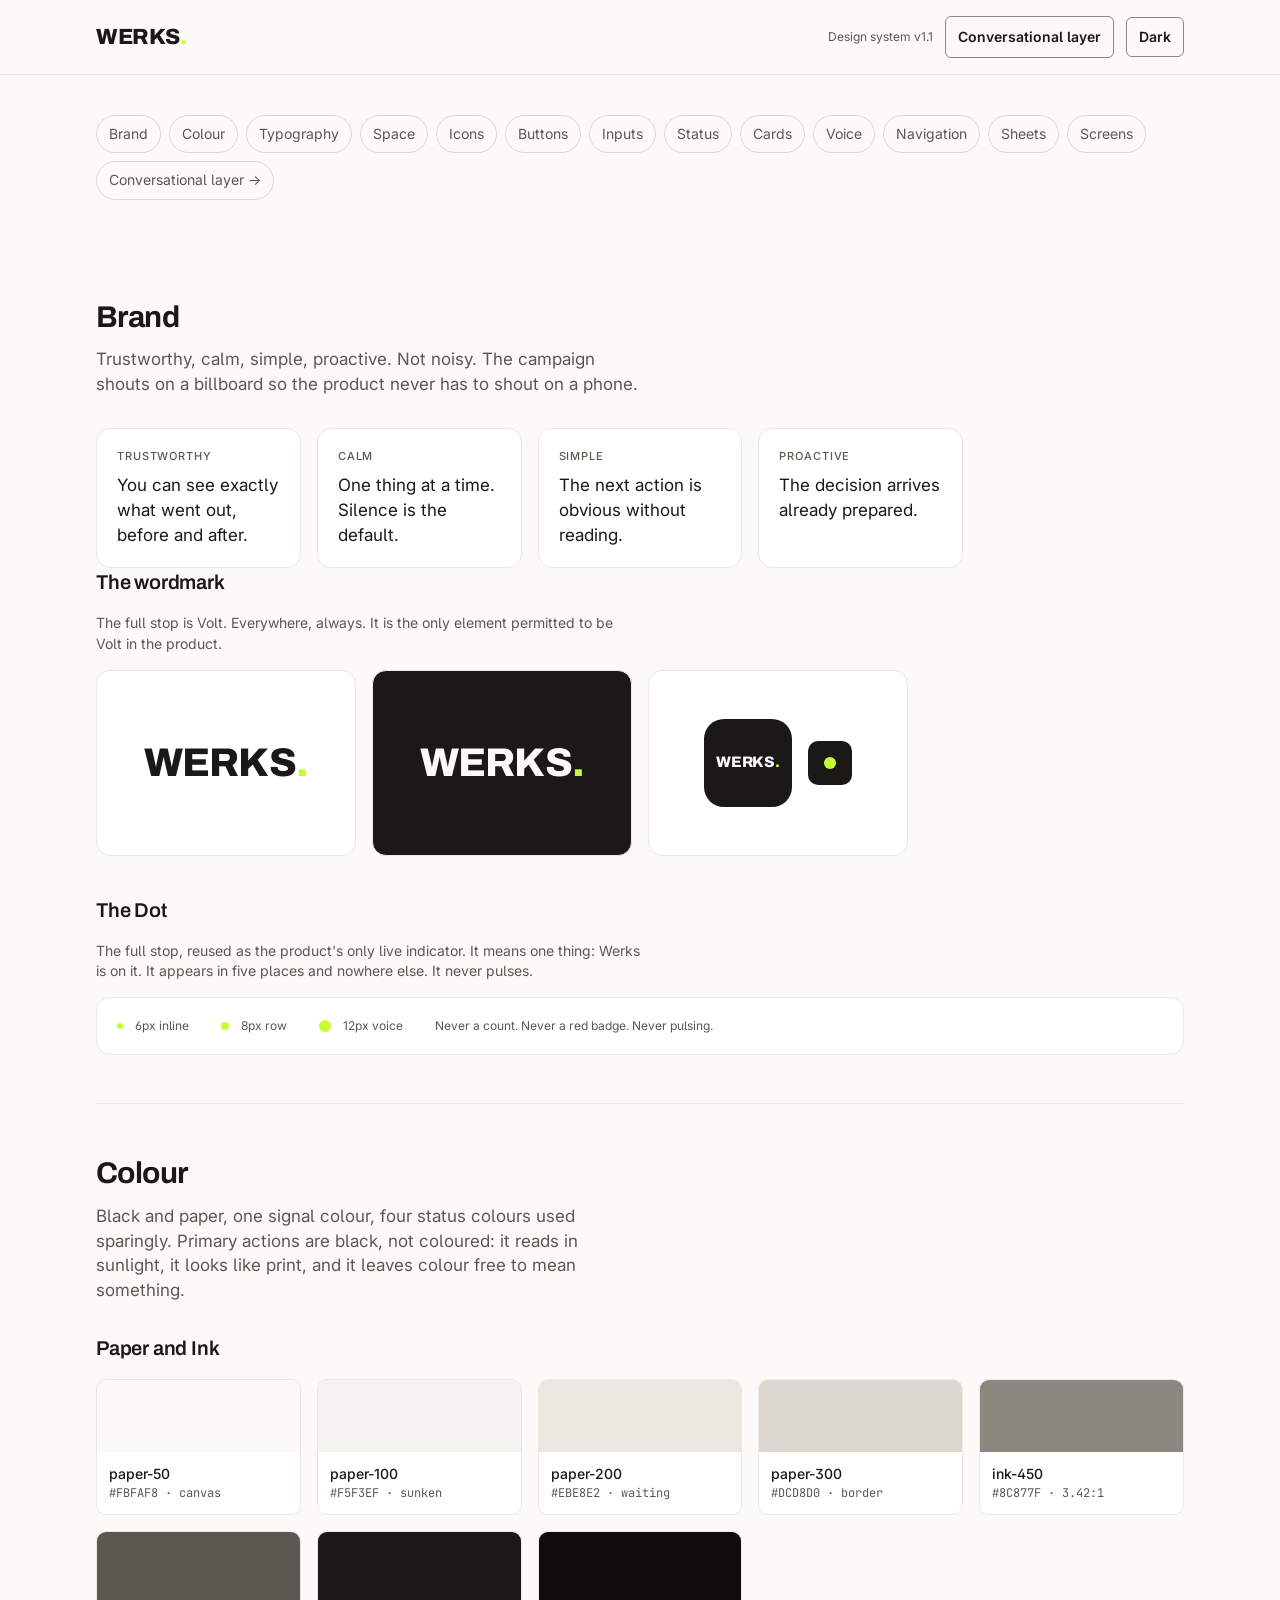
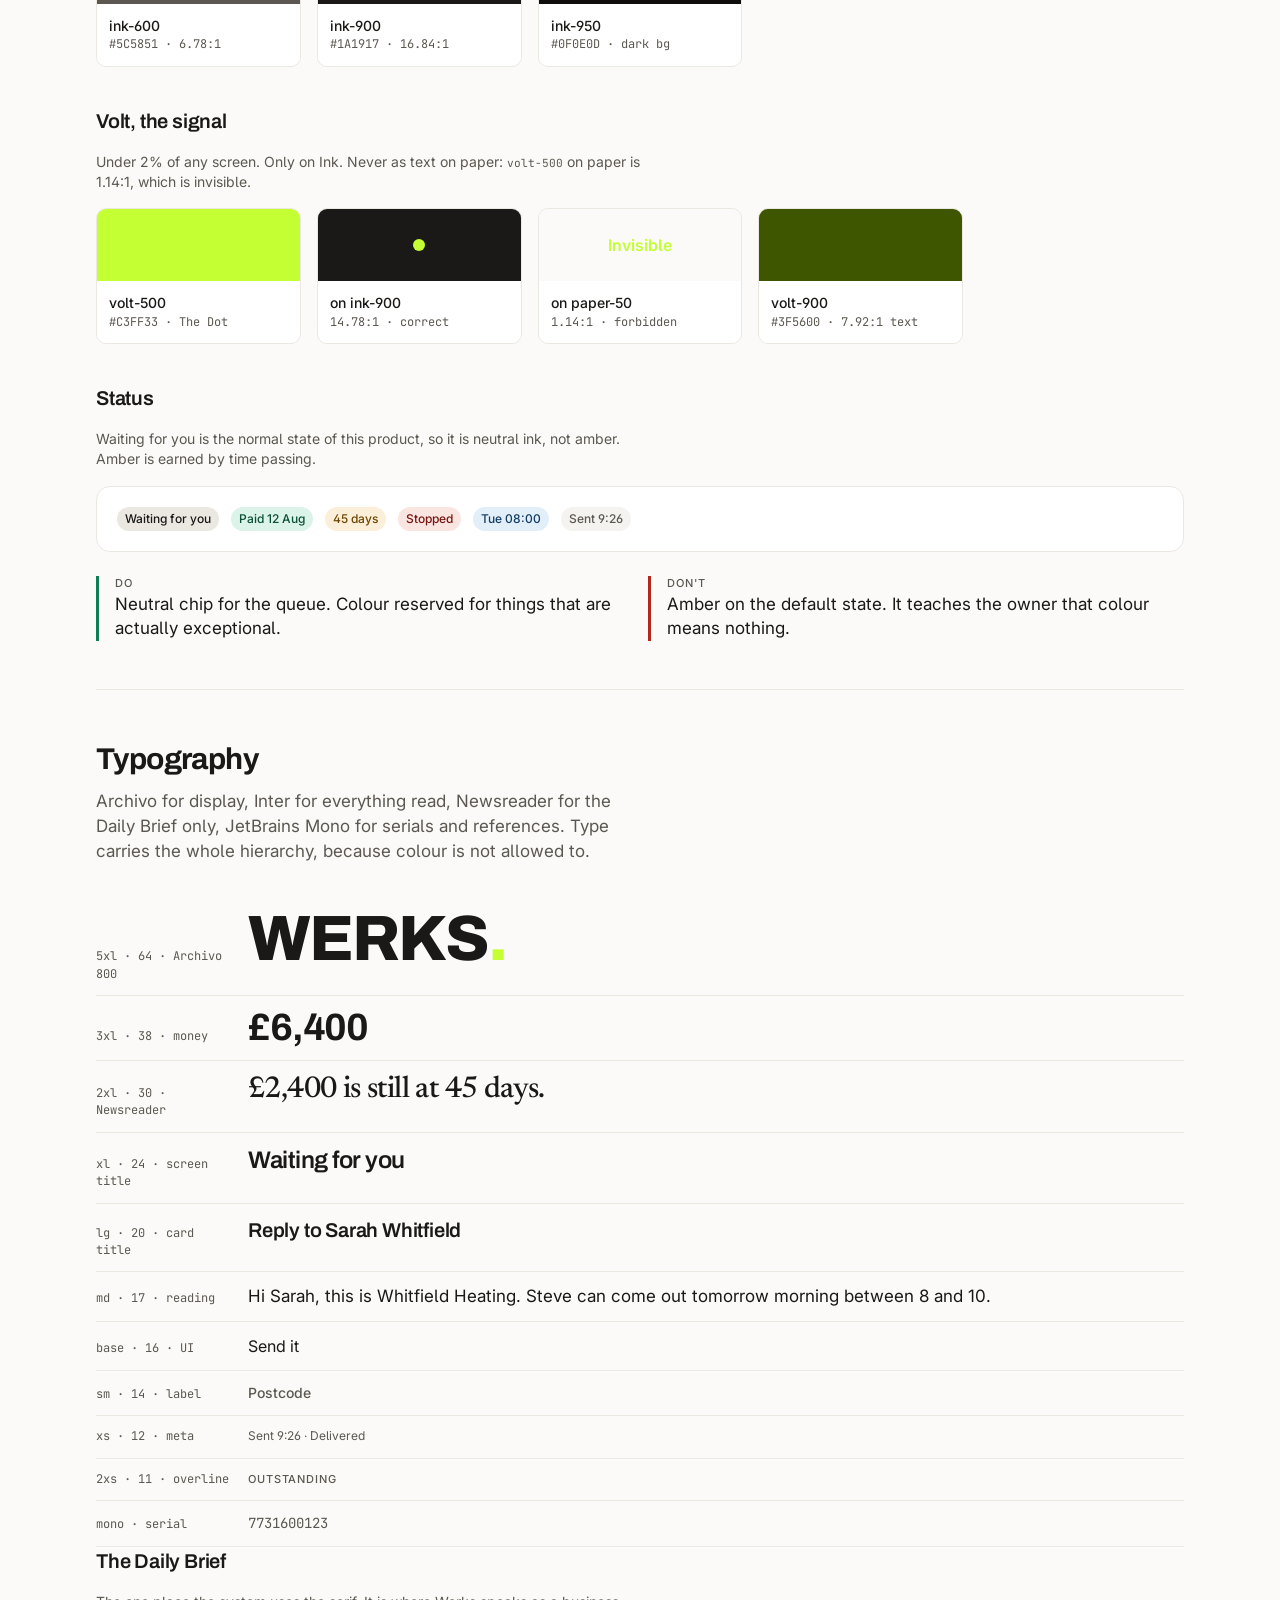
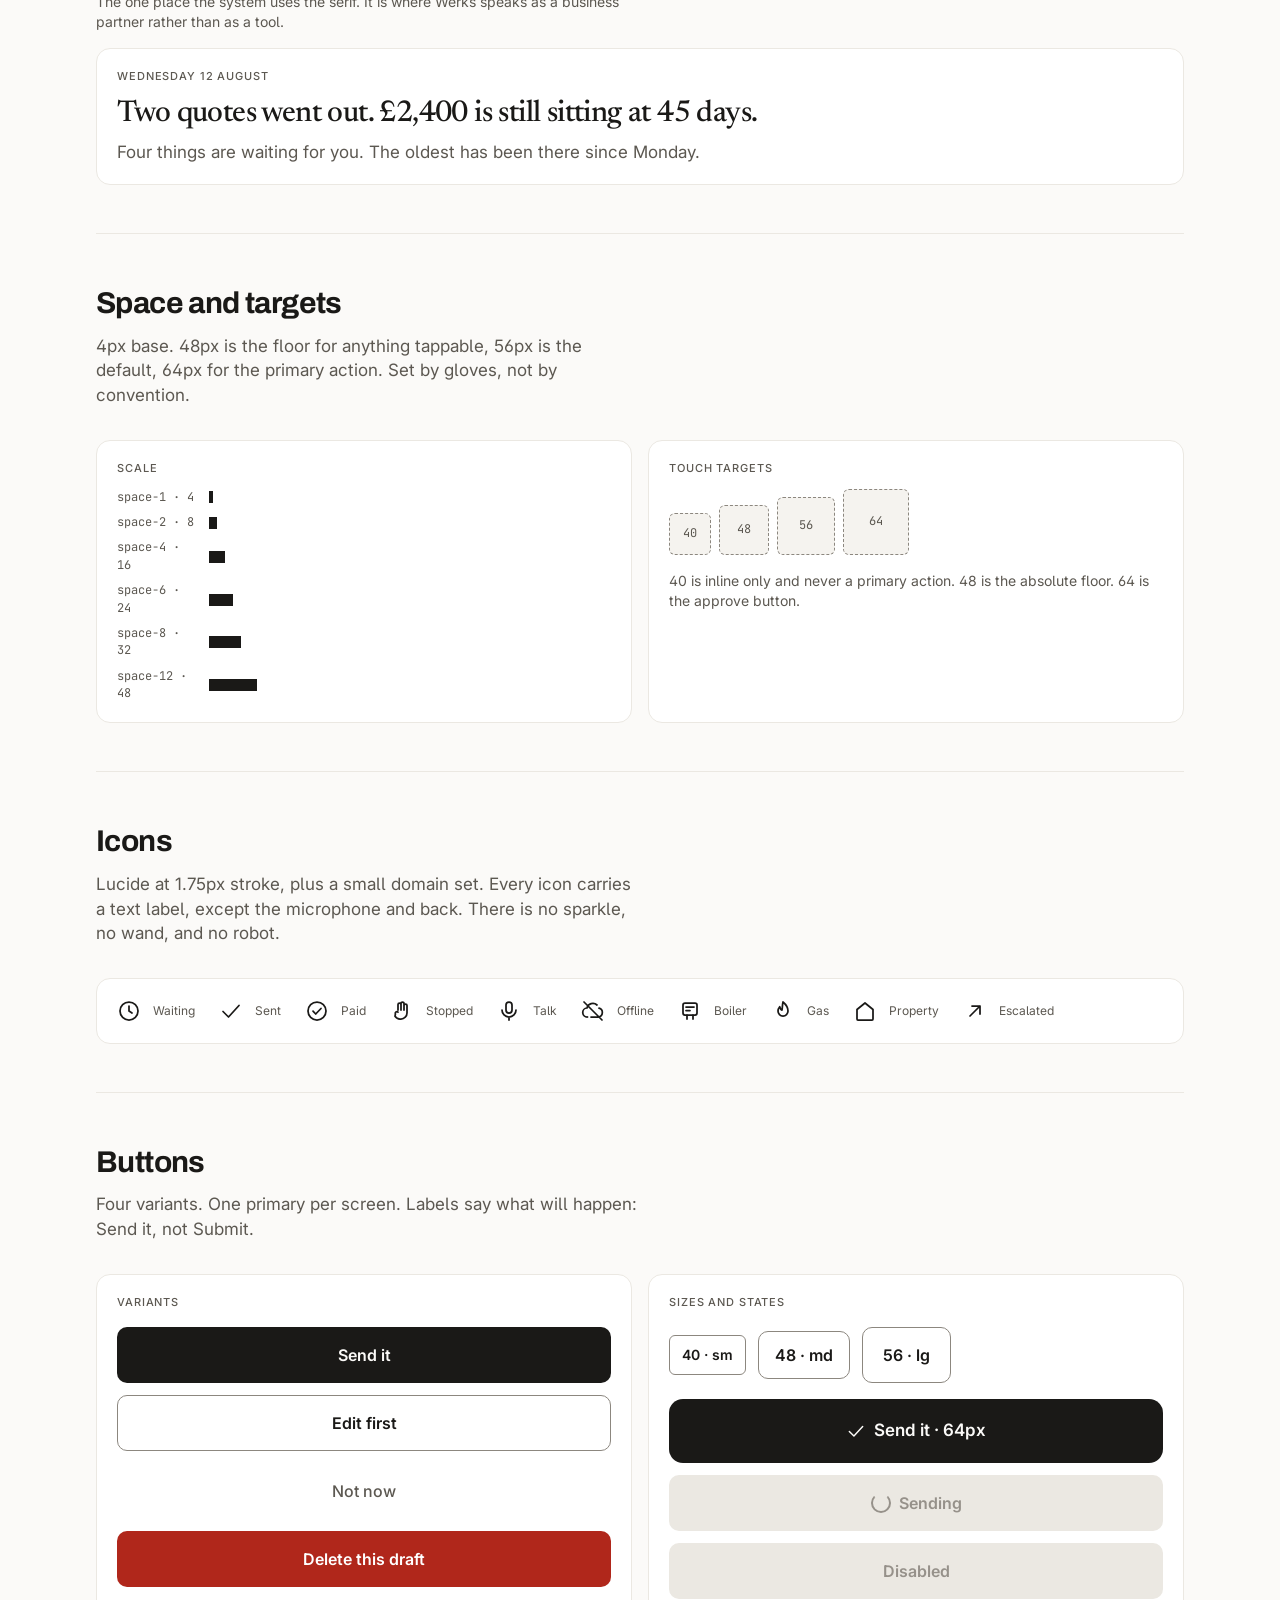
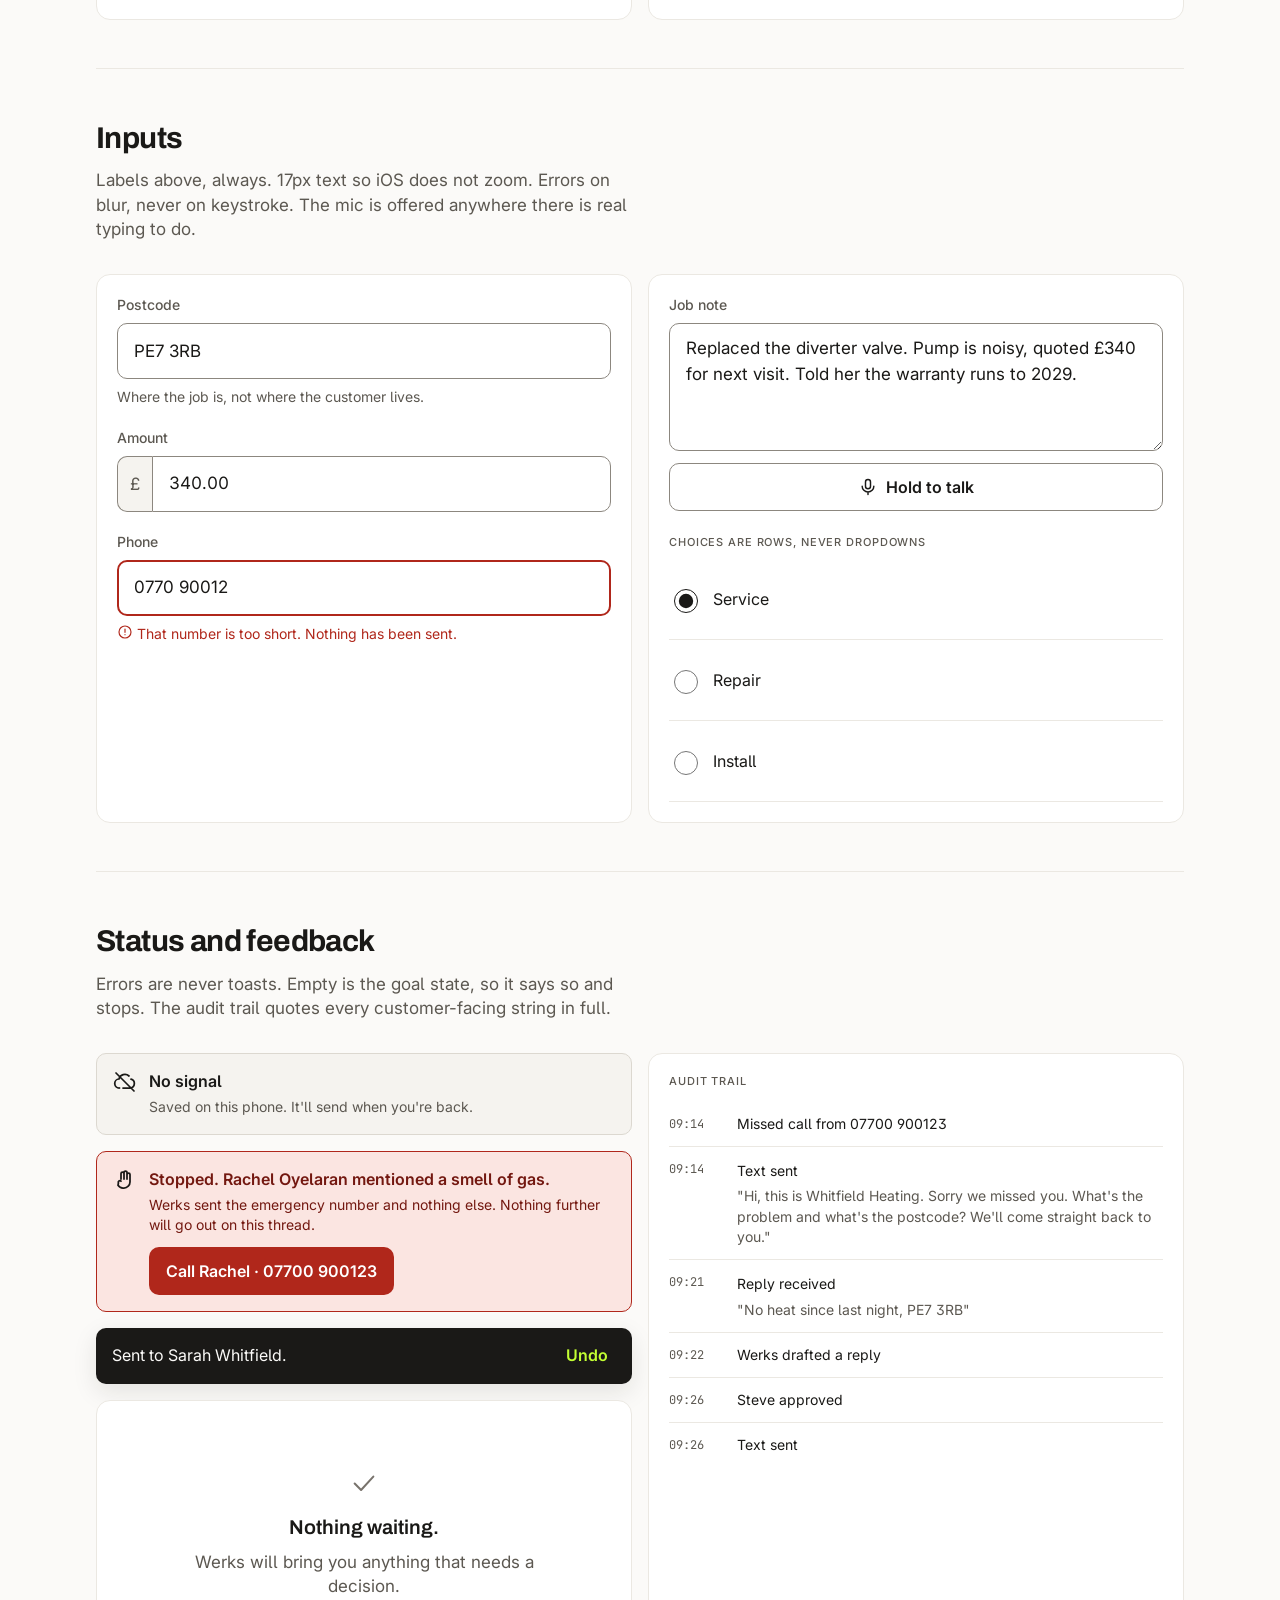
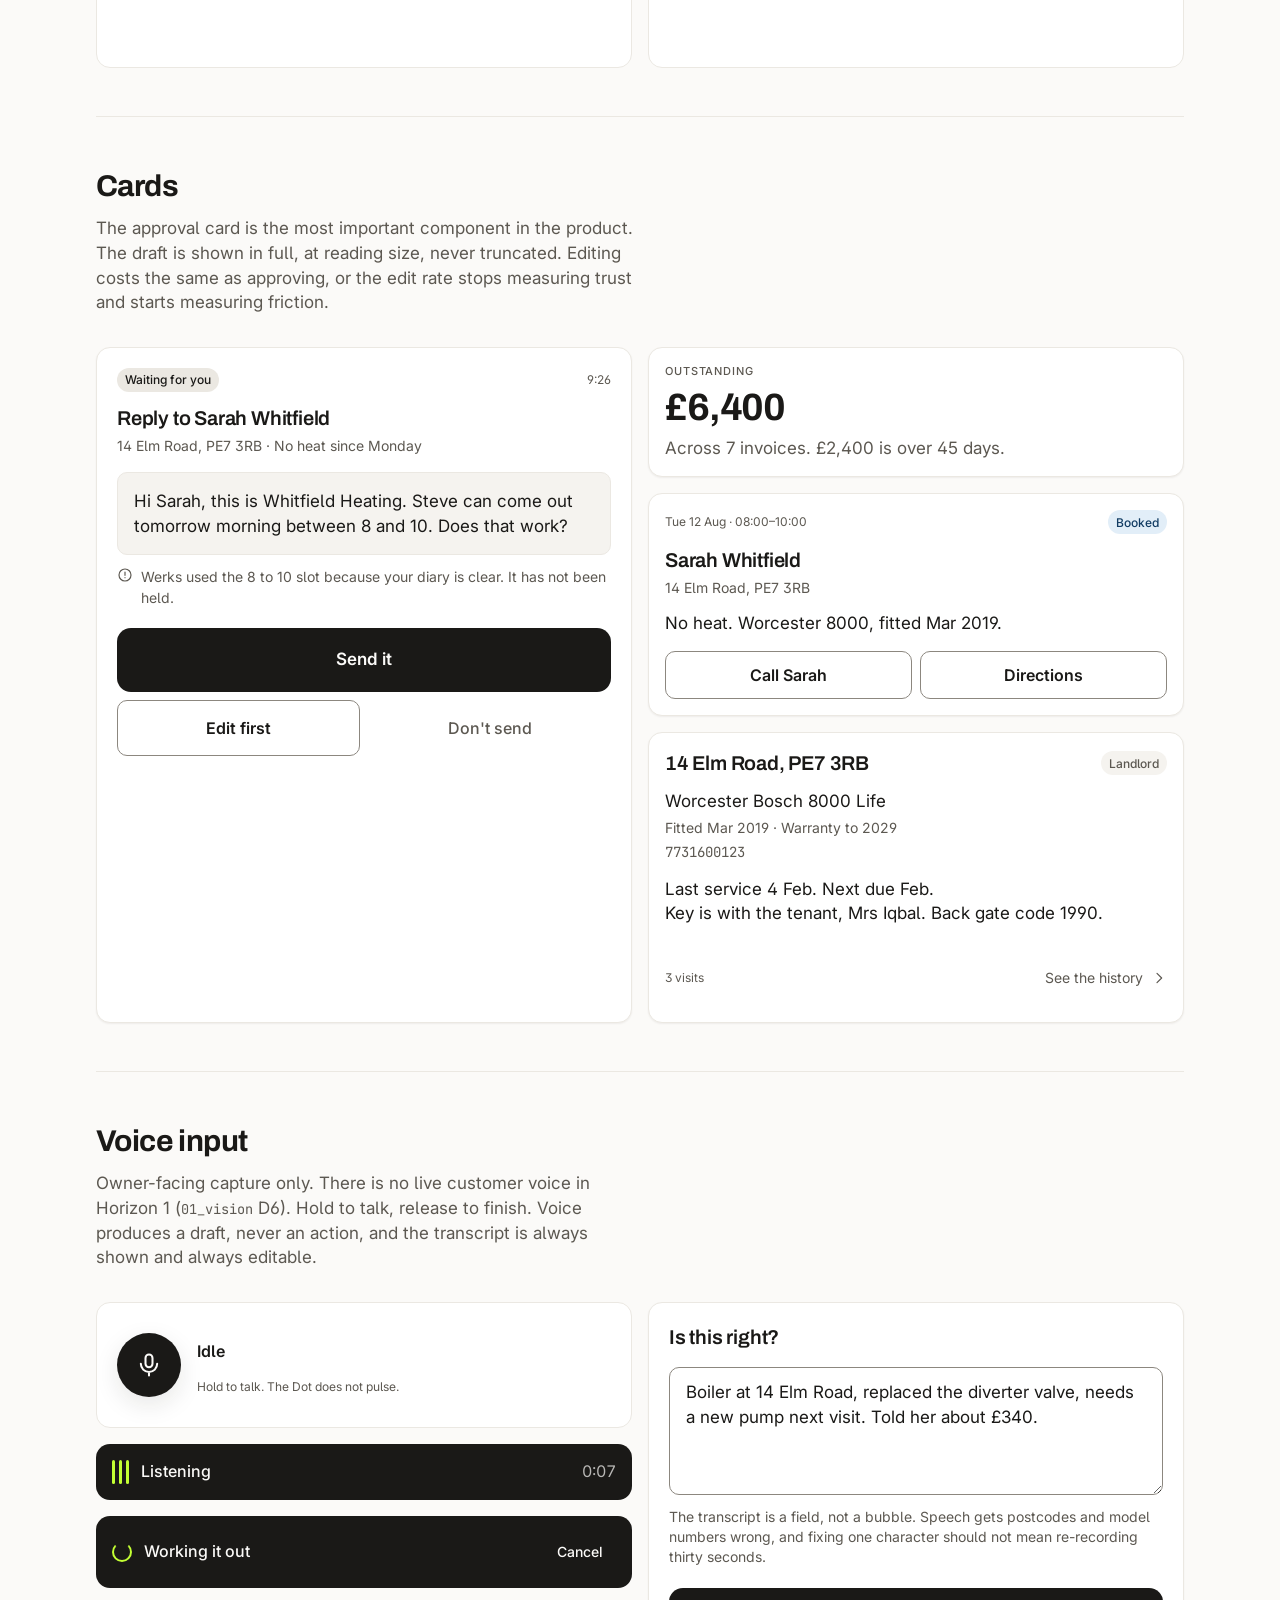
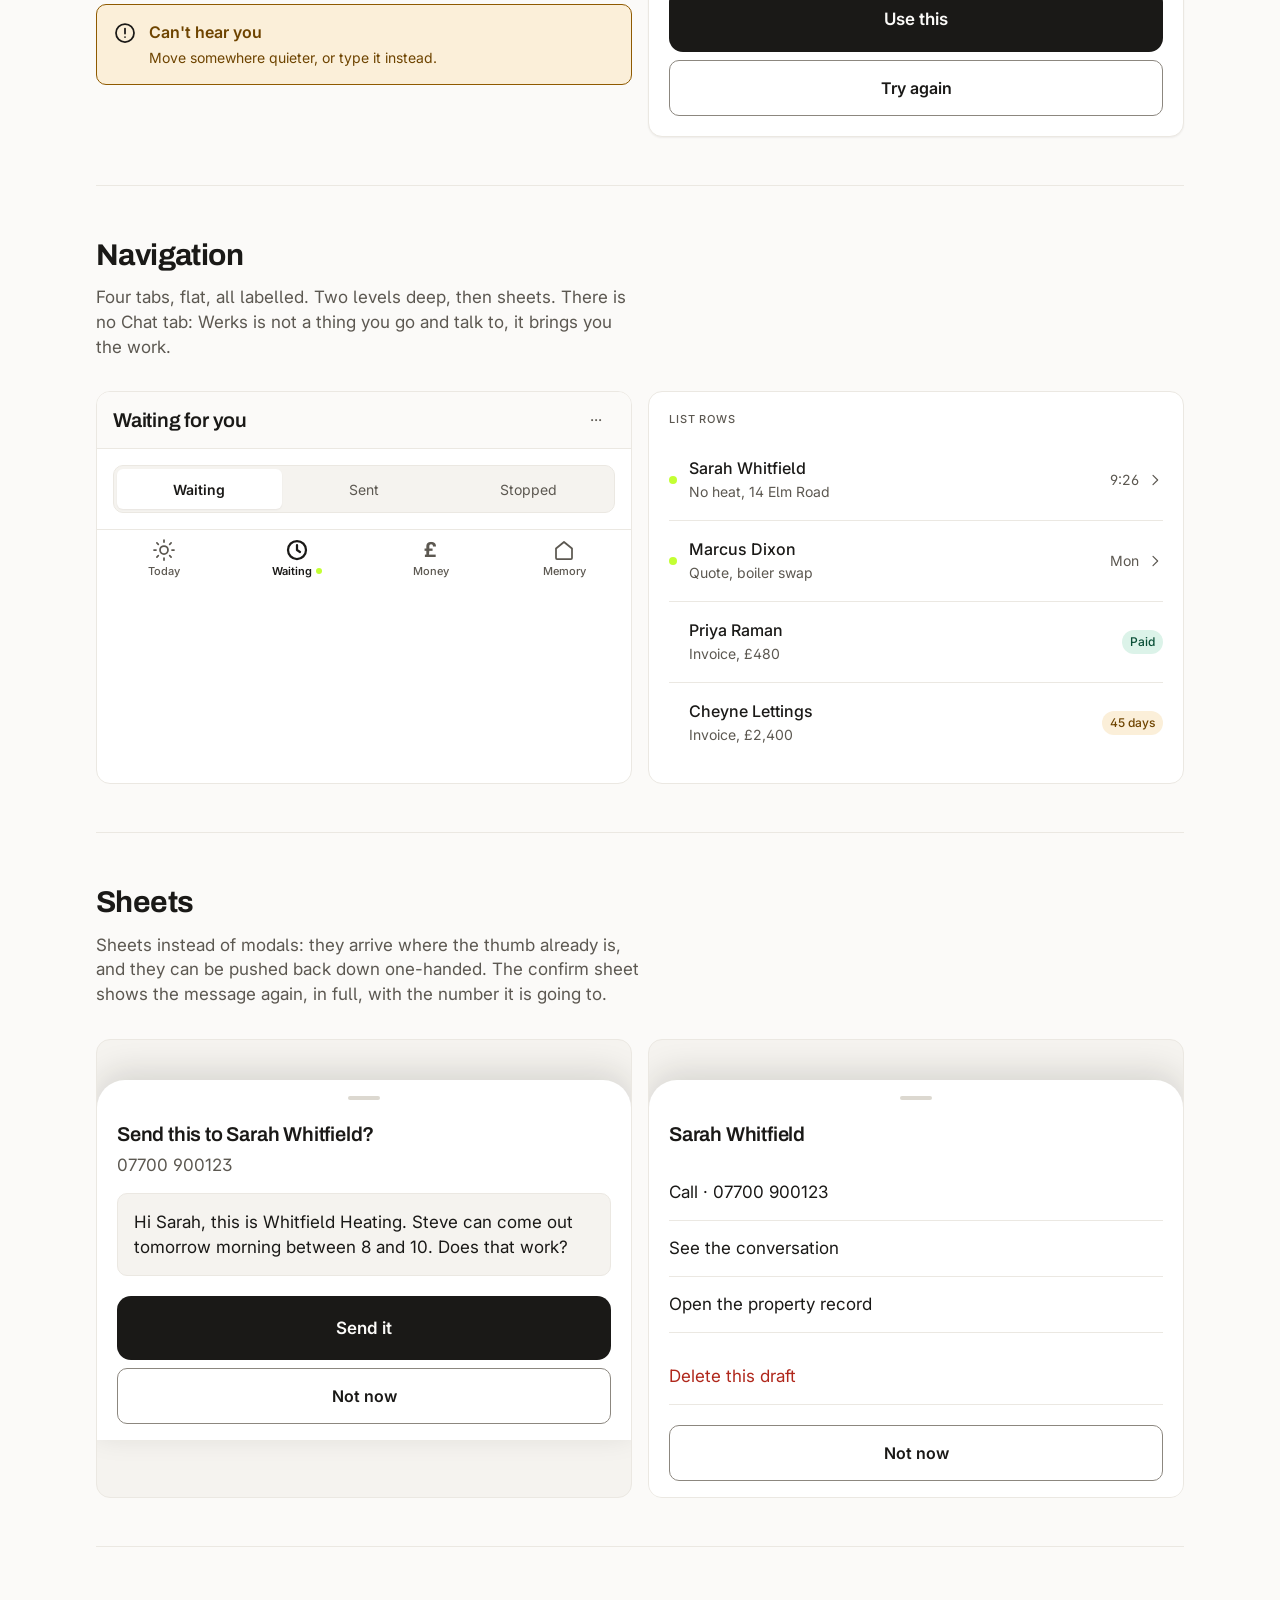
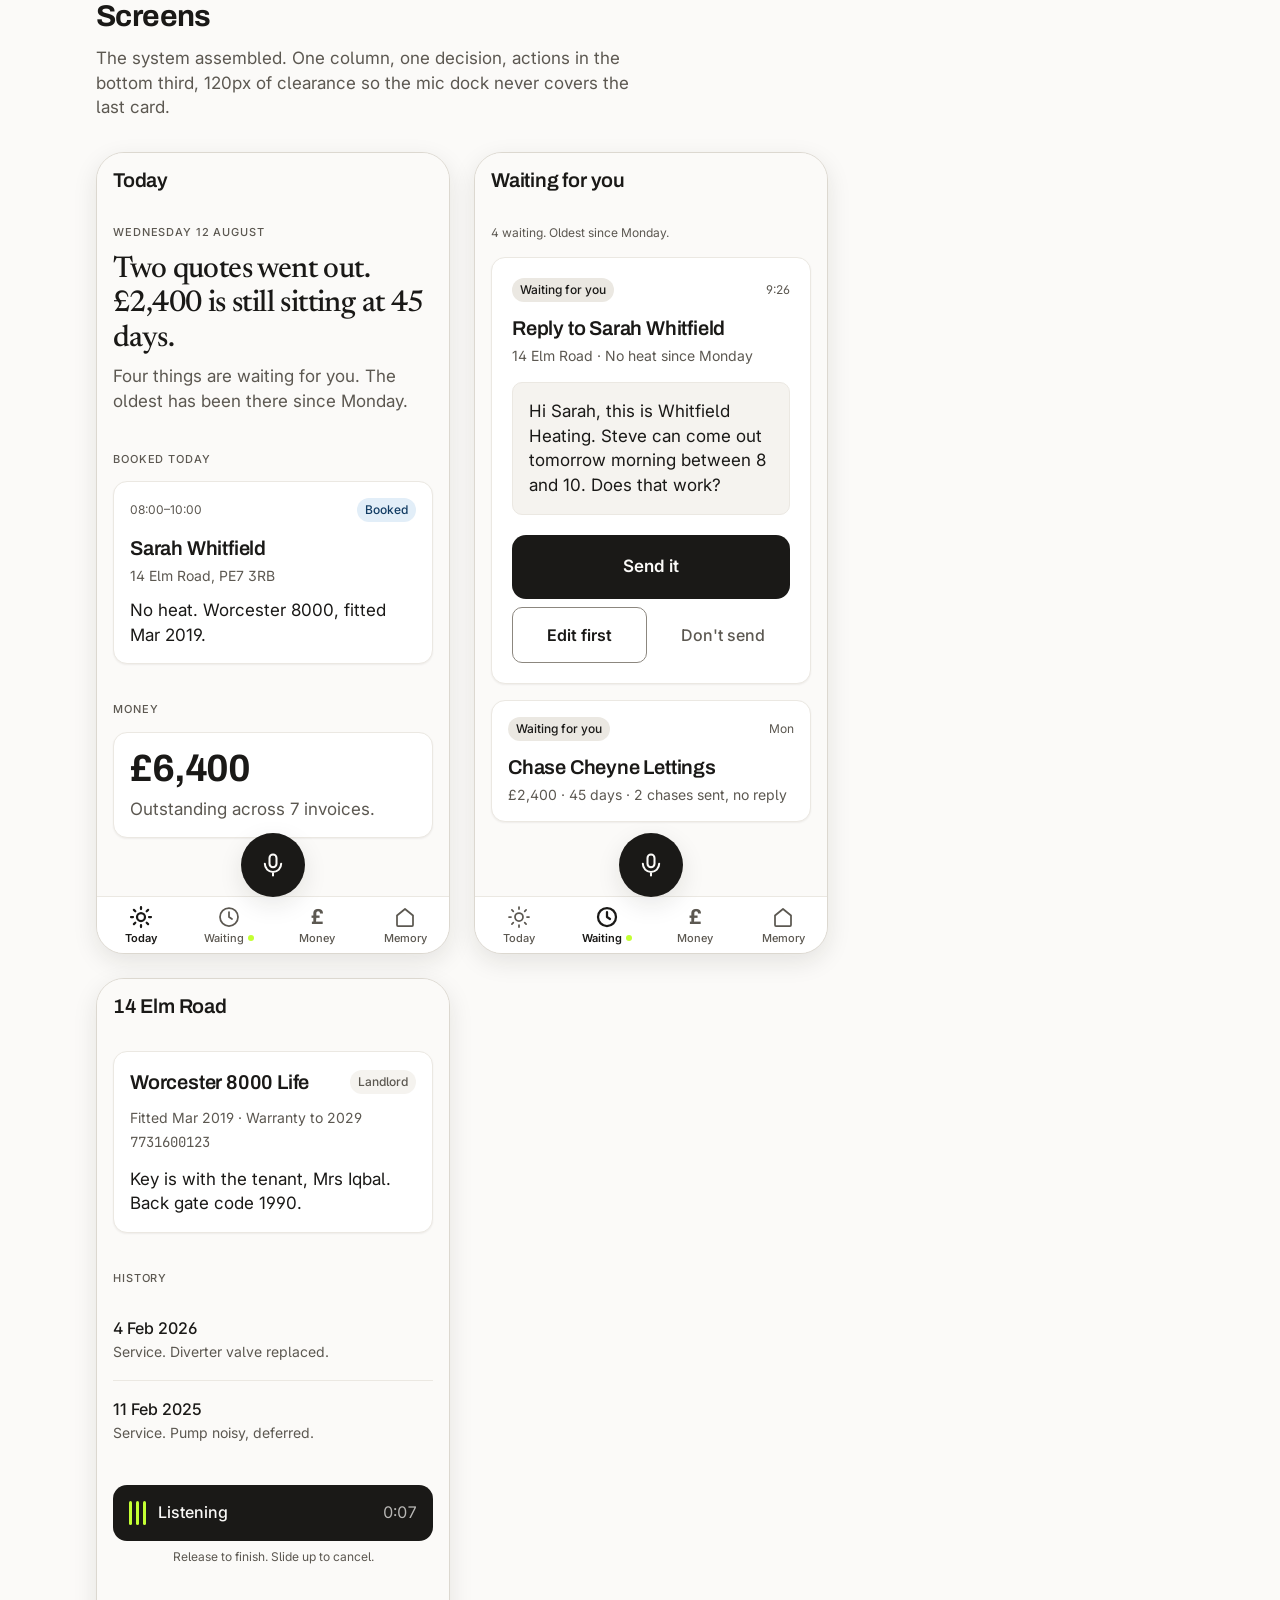
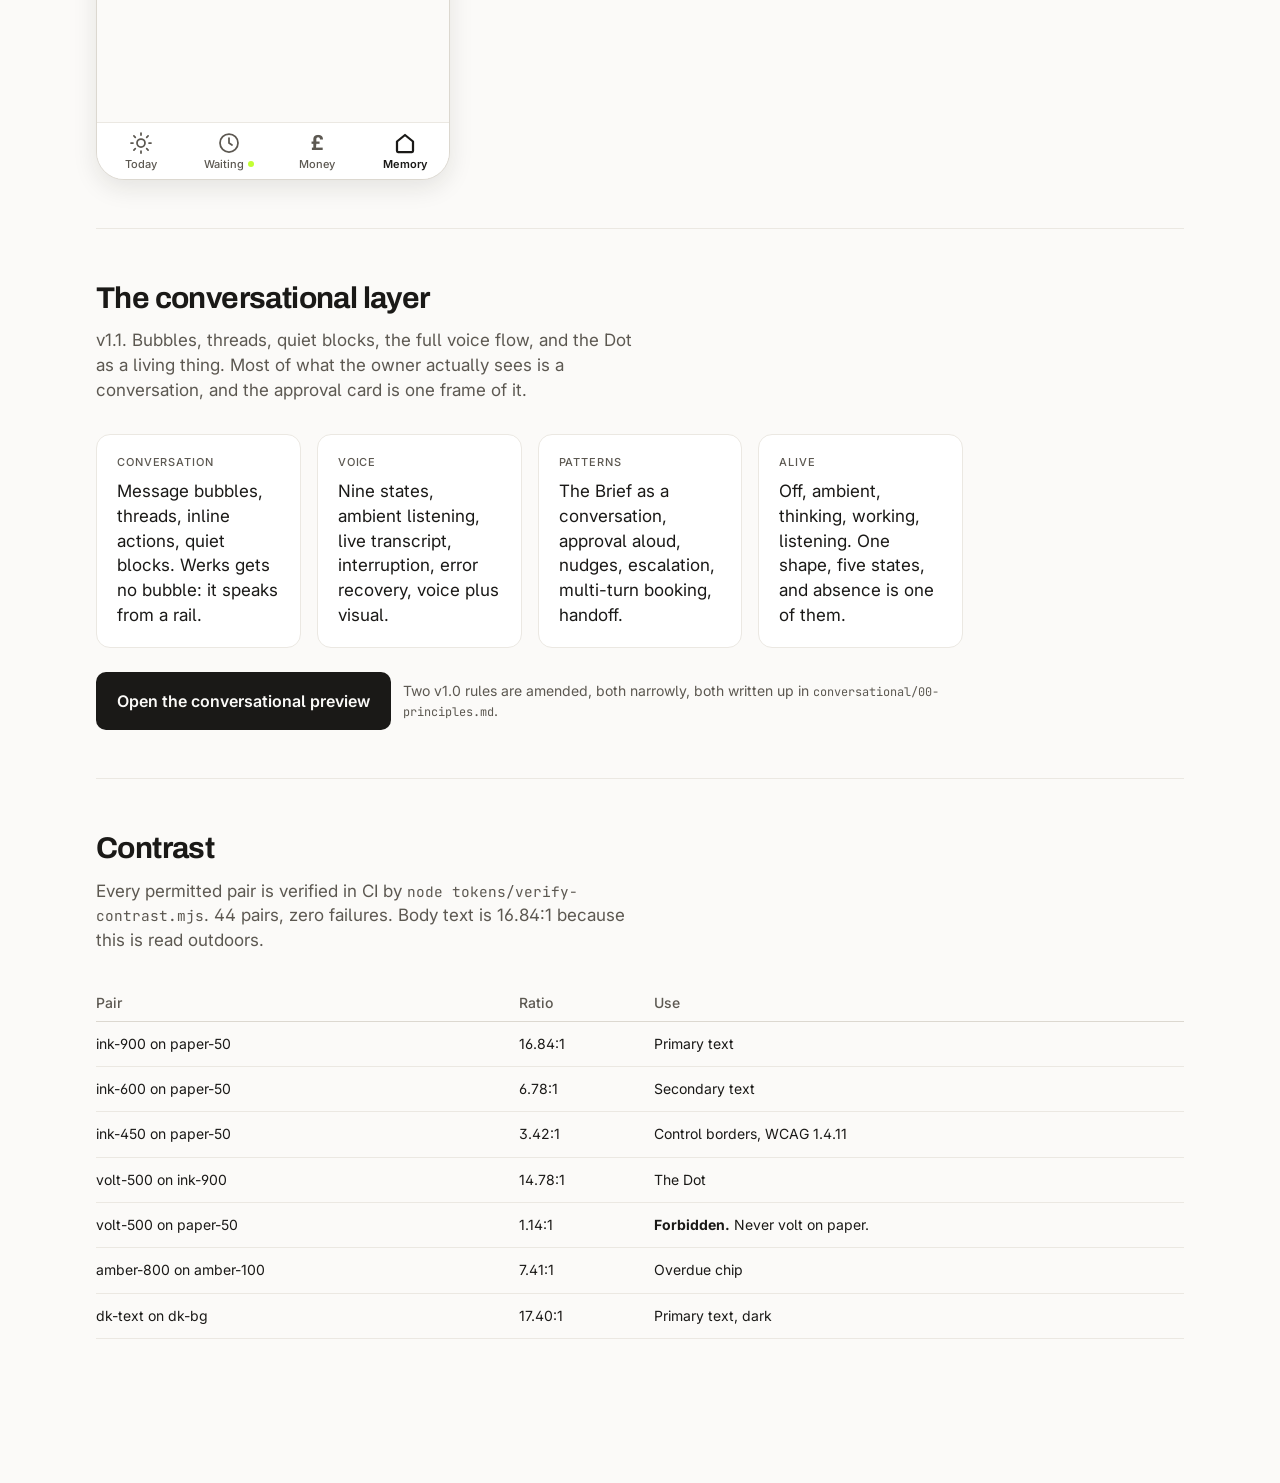
<file: preview/index.html>
<!doctype html>
<html lang="en-GB" data-theme="light">
<head>
<meta charset="utf-8">
<meta name="viewport" content="width=device-width, initial-scale=1">
<title>Werks Design System</title>

<!-- Preview only. Production self-hosts these as woff2 subsets. See foundations/02-typography.md -->
<link rel="preconnect" href="https://fonts.googleapis.com">
<link rel="preconnect" href="https://fonts.gstatic.com" crossorigin>
<link href="https://fonts.googleapis.com/css2?family=Archivo:wght@400;500;600;700;800&family=Inter:wght@400;500;600;700&family=Newsreader:opsz,wght@6..72,400;6..72,500&family=JetBrains+Mono:wght@400;500&display=swap" rel="stylesheet">

<link rel="stylesheet" href="../tokens/tokens.css">
<link rel="stylesheet" href="../components/werks.css">

<style>
  /* Preview page chrome only. Not part of the design system. */
  body { padding-bottom: var(--w-space-24); }
  .pv-wrap { max-width: 68rem; margin: 0 auto; padding: 0 var(--w-space-5); }
  .pv-top { position: sticky; top: 0; z-index: 100; background: var(--w-bg-canvas);
    border-bottom: 1px solid var(--w-border-subtle); padding: var(--w-space-4) 0; margin-bottom: var(--w-space-10); }
  .pv-top__inner { max-width: 68rem; margin: 0 auto; padding: 0 var(--w-space-5);
    display: flex; align-items: center; justify-content: space-between; gap: var(--w-space-4); }
  .pv-sec { padding: var(--w-space-12) 0; border-top: 1px solid var(--w-border-subtle); }
  .pv-sec:first-of-type { border-top: 0; }
  .pv-sec > h2 { font-family: var(--w-font-display); font-size: var(--w-text-2xl); font-weight: 700;
    letter-spacing: -0.02em; margin: 0 0 var(--w-space-2); }
  .pv-sec > .pv-lede { font-size: var(--w-text-md); color: var(--w-text-secondary);
    max-width: 34rem; margin: 0 0 var(--w-space-8); }
  .pv-h3 { font-family: var(--w-font-display); font-size: var(--w-text-lg); font-weight: 600;
    margin: var(--w-space-10) 0 var(--w-space-4); letter-spacing: -0.01em; }
  .pv-h3:first-of-type { margin-top: 0; }
  .pv-note { font-size: var(--w-text-sm); color: var(--w-text-secondary); margin: var(--w-space-2) 0 var(--w-space-4); max-width: 34rem; }
  .pv-grid { display: grid; gap: var(--w-space-4); }
  .pv-grid--3 { grid-template-columns: repeat(auto-fill, minmax(15rem, 1fr)); }
  .pv-grid--4 { grid-template-columns: repeat(auto-fill, minmax(11rem, 1fr)); }
  .pv-grid--2 { grid-template-columns: repeat(auto-fit, minmax(20rem, 1fr)); }
  .pv-panel { background: var(--w-bg-surface); border: 1px solid var(--w-border-subtle);
    border-radius: var(--w-radius-lg); padding: var(--w-space-5); }
  .pv-swatch { border: 1px solid var(--w-border-subtle); border-radius: var(--w-radius-md); overflow: hidden; }
  .pv-swatch__chip { height: 4.5rem; }
  .pv-swatch__meta { padding: var(--w-space-3); background: var(--w-bg-surface); }
  .pv-swatch__name { font-size: var(--w-text-sm); font-weight: 500; }
  .pv-swatch__hex { font-family: var(--w-font-mono); font-size: var(--w-text-xs); color: var(--w-text-secondary); }
  .pv-spec { display: flex; align-items: baseline; gap: var(--w-space-4); padding: var(--w-space-3) 0;
    border-bottom: 1px solid var(--w-border-subtle); }
  .pv-spec__tag { font-family: var(--w-font-mono); font-size: var(--w-text-xs); color: var(--w-text-secondary);
    width: 8.5rem; flex-shrink: 0; }
  .pv-phone { width: 22rem; max-width: 100%; border: 1px solid var(--w-border-default);
    border-radius: var(--w-radius-2xl); overflow: hidden; background: var(--w-bg-canvas);
    box-shadow: var(--w-shadow-3); display: flex; flex-direction: column; height: 50rem; position: relative; }
  .pv-phone__scroll { flex: 1; overflow-y: auto; padding: var(--w-space-4);
    padding-bottom: 7.5rem; }
  .pv-phone__dock { position: absolute; left: 0; right: 0; bottom: 3.5rem;
    display: flex; justify-content: center; pointer-events: none; }
  .pv-phones { display: flex; gap: var(--w-space-6); flex-wrap: wrap; }
  .pv-do-dont { display: grid; gap: var(--w-space-4); grid-template-columns: repeat(auto-fit, minmax(18rem, 1fr)); }
  .pv-do { border-left: 3px solid var(--w-status-positive-strong); padding-left: var(--w-space-4); }
  .pv-dont { border-left: 3px solid var(--w-status-critical-strong); padding-left: var(--w-space-4); }
  .pv-tag { font-size: var(--w-text-2xs); font-weight: 500; letter-spacing: 0.08em;
    text-transform: uppercase; color: var(--w-text-secondary); }
  .pv-inline { display: flex; flex-wrap: wrap; gap: var(--w-space-3); align-items: center; }
  .pv-toc { display: flex; flex-wrap: wrap; gap: var(--w-space-2); margin-bottom: var(--w-space-12); }
  .pv-toc a { font-size: var(--w-text-sm); color: var(--w-text-secondary); text-decoration: none;
    border: 1px solid var(--w-border-default); border-radius: var(--w-radius-full);
    padding: var(--w-space-2) var(--w-space-3); }
  .pv-toc a:hover { color: var(--w-text-primary); border-color: var(--w-border-control); }
  .pv-target { display: flex; align-items: center; justify-content: center;
    background: var(--w-bg-sunken); border: 1px dashed var(--w-border-control);
    border-radius: var(--w-radius-sm); font-family: var(--w-font-mono); font-size: var(--w-text-xs);
    color: var(--w-text-secondary); }
  table.pv-table { width: 100%; border-collapse: collapse; font-size: var(--w-text-sm); }
  table.pv-table th { text-align: left; font-weight: 500; color: var(--w-text-secondary);
    padding: var(--w-space-2) var(--w-space-3) var(--w-space-2) 0; border-bottom: 1px solid var(--w-border-default); }
  table.pv-table td { padding: var(--w-space-3) var(--w-space-3) var(--w-space-3) 0;
    border-bottom: 1px solid var(--w-border-subtle); vertical-align: top; }
</style>
</head>
<body>

<!-- icon sprite -->
<svg style="display:none" aria-hidden="true">
  <symbol id="i-clock" viewBox="0 0 24 24"><circle cx="12" cy="12" r="9"/><path d="M12 7v5l3 2"/></symbol>
  <symbol id="i-check" viewBox="0 0 24 24"><path d="M4 12.5 9.5 18 20 6.5"/></symbol>
  <symbol id="i-check-circle" viewBox="0 0 24 24"><circle cx="12" cy="12" r="9"/><path d="M8 12.2l2.7 2.8L16 9.5"/></symbol>
  <symbol id="i-hand" viewBox="0 0 24 24"><path d="M8 11V5.5a1.5 1.5 0 0 1 3 0V11m0 0V4.5a1.5 1.5 0 0 1 3 0V11m0 0V6.5a1.5 1.5 0 0 1 3 0V14a6 6 0 0 1-6 6h-1a6 6 0 0 1-5-2.7L5.4 15a1.6 1.6 0 0 1 2.6-1.8"/></symbol>
  <symbol id="i-mic" viewBox="0 0 24 24"><rect x="9" y="3" width="6" height="11" rx="3"/><path d="M5 11a7 7 0 0 0 14 0M12 18v3"/></symbol>
  <symbol id="i-sun" viewBox="0 0 24 24"><circle cx="12" cy="12" r="4"/><path d="M12 2v2M12 20v2M4.9 4.9l1.4 1.4M17.7 17.7l1.4 1.4M2 12h2M20 12h2M4.9 19.1l1.4-1.4M17.7 6.3l1.4-1.4"/></symbol>
  <symbol id="i-home" viewBox="0 0 24 24"><path d="M4 10.5 12 4l8 6.5V20a1 1 0 0 1-1 1H5a1 1 0 0 1-1-1z"/></symbol>
  <symbol id="i-user" viewBox="0 0 24 24"><circle cx="12" cy="8" r="3.5"/><path d="M5 20a7 7 0 0 1 14 0"/></symbol>
  <symbol id="i-chevron" viewBox="0 0 24 24"><path d="m9 5 7 7-7 7"/></symbol>
  <symbol id="i-cloud-off" viewBox="0 0 24 24"><path d="M6.5 18A4.5 4.5 0 0 1 6 9a6 6 0 0 1 10-3M18 9.2a4.5 4.5 0 0 1-.5 8.8H10M3 3l18 18"/></symbol>
  <symbol id="i-alert" viewBox="0 0 24 24"><circle cx="12" cy="12" r="9"/><path d="M12 7.5v5M12 16h.01"/></symbol>
  <symbol id="i-flame" viewBox="0 0 24 24"><path d="M12 3s5 4.2 5 9a5 5 0 0 1-10 0c0-1.7.8-3.2 1.7-4.3C9.4 9.9 10.5 11 11 11c.5-2.5.3-5.5 1-8z"/></symbol>
  <symbol id="i-boiler" viewBox="0 0 24 24"><rect x="5" y="4" width="14" height="12" rx="2"/><path d="M8 8h8M8 11.5h4M9 16v4M15 16v4"/></symbol>
  <symbol id="i-arrow-ur" viewBox="0 0 24 24"><path d="M7 17 17 7M9 7h8v8"/></symbol>
</svg>

<div class="pv-top">
  <div class="pv-top__inner">
    <span class="w-wordmark" style="font-size:1.375rem">WERKS<span class="w-wordmark__stop">.</span></span>
    <div class="pv-inline">
      <span class="w-meta">Design system v1.1</span>
      <a class="w-btn w-btn--secondary w-btn--sm" href="conversational.html">Conversational layer</a>
      <button class="w-btn w-btn--secondary w-btn--sm" id="theme-toggle" aria-label="Switch theme">Dark</button>
    </div>
  </div>
</div>

<div class="pv-wrap">

  <div class="pv-toc">
    <a href="#brand">Brand</a><a href="#colour">Colour</a><a href="#type">Typography</a>
    <a href="#space">Space</a><a href="#icons">Icons</a><a href="#buttons">Buttons</a>
    <a href="#inputs">Inputs</a><a href="#status">Status</a><a href="#cards">Cards</a>
    <a href="#voice">Voice</a><a href="#nav">Navigation</a><a href="#sheets">Sheets</a>
    <a href="#screens">Screens</a><a href="conversational.html">Conversational layer &rarr;</a>
  </div>

  <!-- ===================================================== BRAND -->
  <section class="pv-sec" id="brand">
    <h2>Brand</h2>
    <p class="pv-lede">Trustworthy, calm, simple, proactive. Not noisy. The campaign shouts on a billboard so the product never has to shout on a phone.</p>

    <div class="pv-grid pv-grid--4">
      <div class="pv-panel"><div class="w-overline">Trustworthy</div><p class="w-body" style="margin-top:8px">You can see exactly what went out, before and after.</p></div>
      <div class="pv-panel"><div class="w-overline">Calm</div><p class="w-body" style="margin-top:8px">One thing at a time. Silence is the default.</p></div>
      <div class="pv-panel"><div class="w-overline">Simple</div><p class="w-body" style="margin-top:8px">The next action is obvious without reading.</p></div>
      <div class="pv-panel"><div class="w-overline">Proactive</div><p class="w-body" style="margin-top:8px">The decision arrives already prepared.</p></div>
    </div>

    <h3 class="pv-h3">The wordmark</h3>
    <p class="pv-note">The full stop is Volt. Everywhere, always. It is the only element permitted to be Volt in the product.</p>
    <div class="pv-grid pv-grid--3">
      <div class="pv-panel" style="display:flex;align-items:center;justify-content:center;min-height:9rem">
        <span class="w-wordmark" style="font-size:2.5rem">WERKS<span class="w-wordmark__stop">.</span></span>
      </div>
      <div class="pv-panel" style="background:var(--w-ink-900);display:flex;align-items:center;justify-content:center;min-height:9rem">
        <span class="w-wordmark" style="font-size:2.5rem;color:var(--w-paper-50)">WERKS<span class="w-wordmark__stop">.</span></span>
      </div>
      <div class="pv-panel" style="display:flex;align-items:center;justify-content:center;min-height:9rem;gap:16px">
        <div style="width:5.5rem;height:5.5rem;border-radius:20px;background:var(--w-ink-900);display:flex;align-items:center;justify-content:center">
          <span class="w-wordmark" style="font-size:0.95rem;color:var(--w-paper-50)">WERKS<span class="w-wordmark__stop">.</span></span>
        </div>
        <div style="width:2.75rem;height:2.75rem;border-radius:10px;background:var(--w-ink-900);display:flex;align-items:center;justify-content:center">
          <span class="w-dot w-dot--lg"></span>
        </div>
      </div>
    </div>

    <h3 class="pv-h3">The Dot</h3>
    <p class="pv-note">The full stop, reused as the product's only live indicator. It means one thing: Werks is on it. It appears in five places and nowhere else. It never pulses.</p>
    <div class="pv-panel pv-inline" style="gap:var(--w-space-8)">
      <span class="pv-inline"><span class="w-dot w-dot--sm"></span><span class="w-meta">6px inline</span></span>
      <span class="pv-inline"><span class="w-dot"></span><span class="w-meta">8px row</span></span>
      <span class="pv-inline"><span class="w-dot w-dot--lg"></span><span class="w-meta">12px voice</span></span>
      <span class="w-meta">Never a count. Never a red badge. Never pulsing.</span>
    </div>
  </section>

  <!-- ===================================================== COLOUR -->
  <section class="pv-sec" id="colour">
    <h2>Colour</h2>
    <p class="pv-lede">Black and paper, one signal colour, four status colours used sparingly. Primary actions are black, not coloured: it reads in sunlight, it looks like print, and it leaves colour free to mean something.</p>

    <h3 class="pv-h3">Paper and Ink</h3>
    <div class="pv-grid pv-grid--4">
      <div class="pv-swatch"><div class="pv-swatch__chip" style="background:#FBFAF8"></div><div class="pv-swatch__meta"><div class="pv-swatch__name">paper-50</div><div class="pv-swatch__hex">#FBFAF8 · canvas</div></div></div>
      <div class="pv-swatch"><div class="pv-swatch__chip" style="background:#F5F3EF"></div><div class="pv-swatch__meta"><div class="pv-swatch__name">paper-100</div><div class="pv-swatch__hex">#F5F3EF · sunken</div></div></div>
      <div class="pv-swatch"><div class="pv-swatch__chip" style="background:#EBE8E2"></div><div class="pv-swatch__meta"><div class="pv-swatch__name">paper-200</div><div class="pv-swatch__hex">#EBE8E2 · waiting</div></div></div>
      <div class="pv-swatch"><div class="pv-swatch__chip" style="background:#DCD8D0"></div><div class="pv-swatch__meta"><div class="pv-swatch__name">paper-300</div><div class="pv-swatch__hex">#DCD8D0 · border</div></div></div>
      <div class="pv-swatch"><div class="pv-swatch__chip" style="background:#8C877F"></div><div class="pv-swatch__meta"><div class="pv-swatch__name">ink-450</div><div class="pv-swatch__hex">#8C877F · 3.42:1</div></div></div>
      <div class="pv-swatch"><div class="pv-swatch__chip" style="background:#5C5851"></div><div class="pv-swatch__meta"><div class="pv-swatch__name">ink-600</div><div class="pv-swatch__hex">#5C5851 · 6.78:1</div></div></div>
      <div class="pv-swatch"><div class="pv-swatch__chip" style="background:#1A1917"></div><div class="pv-swatch__meta"><div class="pv-swatch__name">ink-900</div><div class="pv-swatch__hex">#1A1917 · 16.84:1</div></div></div>
      <div class="pv-swatch"><div class="pv-swatch__chip" style="background:#0F0E0D"></div><div class="pv-swatch__meta"><div class="pv-swatch__name">ink-950</div><div class="pv-swatch__hex">#0F0E0D · dark bg</div></div></div>
    </div>

    <h3 class="pv-h3">Volt, the signal</h3>
    <p class="pv-note">Under 2% of any screen. Only on Ink. Never as text on paper: <code style="font-family:var(--w-font-mono);font-size:0.8em">volt-500</code> on paper is 1.14:1, which is invisible.</p>
    <div class="pv-grid pv-grid--4">
      <div class="pv-swatch"><div class="pv-swatch__chip" style="background:#C3FF33"></div><div class="pv-swatch__meta"><div class="pv-swatch__name">volt-500</div><div class="pv-swatch__hex">#C3FF33 · The Dot</div></div></div>
      <div class="pv-swatch"><div class="pv-swatch__chip" style="background:#1A1917;display:flex;align-items:center;justify-content:center"><span class="w-dot w-dot--lg"></span></div><div class="pv-swatch__meta"><div class="pv-swatch__name">on ink-900</div><div class="pv-swatch__hex">14.78:1 · correct</div></div></div>
      <div class="pv-swatch"><div class="pv-swatch__chip" style="background:#FBFAF8;display:flex;align-items:center;justify-content:center;color:#C3FF33;font-weight:600">Invisible</div><div class="pv-swatch__meta"><div class="pv-swatch__name">on paper-50</div><div class="pv-swatch__hex">1.14:1 · forbidden</div></div></div>
      <div class="pv-swatch"><div class="pv-swatch__chip" style="background:#3F5600"></div><div class="pv-swatch__meta"><div class="pv-swatch__name">volt-900</div><div class="pv-swatch__hex">#3F5600 · 7.92:1 text</div></div></div>
    </div>

    <h3 class="pv-h3">Status</h3>
    <p class="pv-note">Waiting for you is the normal state of this product, so it is neutral ink, not amber. Amber is earned by time passing.</p>
    <div class="pv-panel pv-inline">
      <span class="w-chip w-chip--waiting">Waiting for you</span>
      <span class="w-chip w-chip--positive">Paid 12 Aug</span>
      <span class="w-chip w-chip--attention">45 days</span>
      <span class="w-chip w-chip--critical">Stopped</span>
      <span class="w-chip w-chip--scheduled">Tue 08:00</span>
      <span class="w-chip w-chip--quiet">Sent 9:26</span>
    </div>

    <div class="pv-do-dont" style="margin-top:var(--w-space-6)">
      <div class="pv-do"><div class="pv-tag">Do</div><p class="w-body">Neutral chip for the queue. Colour reserved for things that are actually exceptional.</p></div>
      <div class="pv-dont"><div class="pv-tag">Don't</div><p class="w-body">Amber on the default state. It teaches the owner that colour means nothing.</p></div>
    </div>
  </section>

  <!-- ===================================================== TYPE -->
  <section class="pv-sec" id="type">
    <h2>Typography</h2>
    <p class="pv-lede">Archivo for display, Inter for everything read, Newsreader for the Daily Brief only, JetBrains Mono for serials and references. Type carries the whole hierarchy, because colour is not allowed to.</p>

    <div class="pv-spec"><span class="pv-spec__tag">5xl · 64 · Archivo 800</span><span style="font-family:var(--w-font-display);font-weight:800;font-size:4rem;letter-spacing:-0.03em;line-height:1">WERKS<span style="color:var(--w-signal)">.</span></span></div>
    <div class="pv-spec"><span class="pv-spec__tag">3xl · 38 · money</span><span class="w-money">£6,400</span></div>
    <div class="pv-spec"><span class="pv-spec__tag">2xl · 30 · Newsreader</span><span class="w-brief">£2,400 is still at 45 days.</span></div>
    <div class="pv-spec"><span class="pv-spec__tag">xl · 24 · screen title</span><span class="w-screen-title">Waiting for you</span></div>
    <div class="pv-spec"><span class="pv-spec__tag">lg · 20 · card title</span><span class="w-card-title">Reply to Sarah Whitfield</span></div>
    <div class="pv-spec"><span class="pv-spec__tag">md · 17 · reading</span><span class="w-body">Hi Sarah, this is Whitfield Heating. Steve can come out tomorrow morning between 8 and 10.</span></div>
    <div class="pv-spec"><span class="pv-spec__tag">base · 16 · UI</span><span class="w-ui">Send it</span></div>
    <div class="pv-spec"><span class="pv-spec__tag">sm · 14 · label</span><span class="w-label">Postcode</span></div>
    <div class="pv-spec"><span class="pv-spec__tag">xs · 12 · meta</span><span class="w-meta">Sent 9:26 · Delivered</span></div>
    <div class="pv-spec"><span class="pv-spec__tag">2xs · 11 · overline</span><span class="w-overline">Outstanding</span></div>
    <div class="pv-spec"><span class="pv-spec__tag">mono · serial</span><span class="w-ref">7731600123</span></div>

    <h3 class="pv-h3">The Daily Brief</h3>
    <p class="pv-note">The one place the system uses the serif. It is where Werks speaks as a business partner rather than as a tool.</p>
    <div class="pv-panel">
      <div class="w-overline">Wednesday 12 August</div>
      <p class="w-brief" style="margin:12px 0 8px">Two quotes went out. £2,400 is still sitting at 45 days.</p>
      <p class="w-body w-secondary">Four things are waiting for you. The oldest has been there since Monday.</p>
    </div>
  </section>

  <!-- ===================================================== SPACE -->
  <section class="pv-sec" id="space">
    <h2>Space and targets</h2>
    <p class="pv-lede">4px base. 48px is the floor for anything tappable, 56px is the default, 64px for the primary action. Set by gloves, not by convention.</p>
    <div class="pv-grid pv-grid--2">
      <div class="pv-panel">
        <div class="w-overline" style="margin-bottom:12px">Scale</div>
        <div style="display:flex;flex-direction:column;gap:8px">
          <div style="display:flex;align-items:center;gap:12px"><span class="pv-spec__tag" style="width:5rem">space-1 · 4</span><span style="height:12px;width:4px;background:var(--w-text-primary)"></span></div>
          <div style="display:flex;align-items:center;gap:12px"><span class="pv-spec__tag" style="width:5rem">space-2 · 8</span><span style="height:12px;width:8px;background:var(--w-text-primary)"></span></div>
          <div style="display:flex;align-items:center;gap:12px"><span class="pv-spec__tag" style="width:5rem">space-4 · 16</span><span style="height:12px;width:16px;background:var(--w-text-primary)"></span></div>
          <div style="display:flex;align-items:center;gap:12px"><span class="pv-spec__tag" style="width:5rem">space-6 · 24</span><span style="height:12px;width:24px;background:var(--w-text-primary)"></span></div>
          <div style="display:flex;align-items:center;gap:12px"><span class="pv-spec__tag" style="width:5rem">space-8 · 32</span><span style="height:12px;width:32px;background:var(--w-text-primary)"></span></div>
          <div style="display:flex;align-items:center;gap:12px"><span class="pv-spec__tag" style="width:5rem">space-12 · 48</span><span style="height:12px;width:48px;background:var(--w-text-primary)"></span></div>
        </div>
      </div>
      <div class="pv-panel">
        <div class="w-overline" style="margin-bottom:12px">Touch targets</div>
        <div style="display:flex;align-items:flex-end;gap:8px">
          <div class="pv-target" style="width:40px;height:40px">40</div>
          <div class="pv-target" style="width:48px;height:48px">48</div>
          <div class="pv-target" style="width:56px;height:56px">56</div>
          <div class="pv-target" style="width:64px;height:64px">64</div>
        </div>
        <p class="pv-note" style="margin-top:16px">40 is inline only and never a primary action. 48 is the absolute floor. 64 is the approve button.</p>
      </div>
    </div>
  </section>

  <!-- ===================================================== ICONS -->
  <section class="pv-sec" id="icons">
    <h2>Icons</h2>
    <p class="pv-lede">Lucide at 1.75px stroke, plus a small domain set. Every icon carries a text label, except the microphone and back. There is no sparkle, no wand, and no robot.</p>
    <div class="pv-panel pv-inline" style="gap:var(--w-space-6)">
      <span class="pv-inline"><svg class="w-icon"><use href="#i-clock"/></svg><span class="w-meta">Waiting</span></span>
      <span class="pv-inline"><svg class="w-icon"><use href="#i-check"/></svg><span class="w-meta">Sent</span></span>
      <span class="pv-inline"><svg class="w-icon"><use href="#i-check-circle"/></svg><span class="w-meta">Paid</span></span>
      <span class="pv-inline"><svg class="w-icon"><use href="#i-hand"/></svg><span class="w-meta">Stopped</span></span>
      <span class="pv-inline"><svg class="w-icon"><use href="#i-mic"/></svg><span class="w-meta">Talk</span></span>
      <span class="pv-inline"><svg class="w-icon"><use href="#i-cloud-off"/></svg><span class="w-meta">Offline</span></span>
      <span class="pv-inline"><svg class="w-icon"><use href="#i-boiler"/></svg><span class="w-meta">Boiler</span></span>
      <span class="pv-inline"><svg class="w-icon"><use href="#i-flame"/></svg><span class="w-meta">Gas</span></span>
      <span class="pv-inline"><svg class="w-icon"><use href="#i-home"/></svg><span class="w-meta">Property</span></span>
      <span class="pv-inline"><svg class="w-icon"><use href="#i-arrow-ur"/></svg><span class="w-meta">Escalated</span></span>
    </div>
  </section>

  <!-- ===================================================== BUTTONS -->
  <section class="pv-sec" id="buttons">
    <h2>Buttons</h2>
    <p class="pv-lede">Four variants. One primary per screen. Labels say what will happen: Send it, not Submit.</p>
    <div class="pv-grid pv-grid--2">
      <div class="pv-panel">
        <div class="w-overline" style="margin-bottom:16px">Variants</div>
        <div style="display:flex;flex-direction:column;gap:12px">
          <button class="w-btn w-btn--primary w-btn--lg w-btn--block">Send it</button>
          <button class="w-btn w-btn--secondary w-btn--lg w-btn--block">Edit first</button>
          <button class="w-btn w-btn--quiet w-btn--lg w-btn--block">Not now</button>
          <button class="w-btn w-btn--destructive w-btn--lg w-btn--block">Delete this draft</button>
        </div>
      </div>
      <div class="pv-panel">
        <div class="w-overline" style="margin-bottom:16px">Sizes and states</div>
        <div class="pv-inline" style="margin-bottom:16px">
          <button class="w-btn w-btn--secondary w-btn--sm">40 · sm</button>
          <button class="w-btn w-btn--secondary w-btn--md">48 · md</button>
          <button class="w-btn w-btn--secondary w-btn--lg">56 · lg</button>
        </div>
        <div style="display:flex;flex-direction:column;gap:12px">
          <button class="w-btn w-btn--primary w-btn--xl w-btn--block">
            <svg class="w-icon w-icon--md" aria-hidden="true"><use href="#i-check"/></svg>Send it · 64px
          </button>
          <button class="w-btn w-btn--primary w-btn--lg w-btn--block" aria-busy="true" disabled>
            <span class="w-spinner" aria-hidden="true"></span>Sending
          </button>
          <button class="w-btn w-btn--primary w-btn--lg w-btn--block" disabled>Disabled</button>
        </div>
      </div>
    </div>
  </section>

  <!-- ===================================================== INPUTS -->
  <section class="pv-sec" id="inputs">
    <h2>Inputs</h2>
    <p class="pv-lede">Labels above, always. 17px text so iOS does not zoom. Errors on blur, never on keystroke. The mic is offered anywhere there is real typing to do.</p>
    <div class="pv-grid pv-grid--2">
      <div class="pv-panel" style="display:flex;flex-direction:column;gap:var(--w-space-5)">
        <div class="w-field">
          <label class="w-field__label" for="pc">Postcode</label>
          <input class="w-input w-input--lg" id="pc" value="PE7 3RB">
          <p class="w-field__hint">Where the job is, not where the customer lives.</p>
        </div>
        <div class="w-field">
          <label class="w-field__label" for="amt">Amount</label>
          <div class="w-input-group">
            <span class="w-input-group__affix" aria-hidden="true">£</span>
            <input class="w-input w-input--lg w-tabular" id="amt" inputmode="decimal" value="340.00">
          </div>
        </div>
        <div class="w-field w-field--error">
          <label class="w-field__label" for="ph">Phone</label>
          <input class="w-input w-input--lg" id="ph" value="0770 90012" aria-invalid="true" aria-describedby="ph-e">
          <p class="w-field__error" id="ph-e">
            <svg class="w-icon w-icon--sm" aria-hidden="true"><use href="#i-alert"/></svg>
            That number is too short. Nothing has been sent.
          </p>
        </div>
      </div>
      <div class="pv-panel">
        <div class="w-field">
          <label class="w-field__label" for="note">Job note</label>
          <textarea class="w-input w-input--lg" id="note" rows="4">Replaced the diverter valve. Pump is noisy, quoted £340 for next visit. Told her the warranty runs to 2029.</textarea>
        </div>
        <div class="w-btn-row" style="margin-top:12px">
          <button class="w-btn w-btn--secondary w-btn--md"><svg class="w-icon w-icon--md" aria-hidden="true"><use href="#i-mic"/></svg>Hold to talk</button>
        </div>
        <div class="w-overline" style="margin:24px 0 8px">Choices are rows, never dropdowns</div>
        <label class="w-choice-row"><input type="radio" name="jt" checked><span class="w-ui">Service</span></label>
        <label class="w-choice-row"><input type="radio" name="jt"><span class="w-ui">Repair</span></label>
        <label class="w-choice-row"><input type="radio" name="jt"><span class="w-ui">Install</span></label>
      </div>
    </div>
  </section>

  <!-- ===================================================== STATUS -->
  <section class="pv-sec" id="status">
    <h2>Status and feedback</h2>
    <p class="pv-lede">Errors are never toasts. Empty is the goal state, so it says so and stops. The audit trail quotes every customer-facing string in full.</p>
    <div class="pv-grid pv-grid--2">
      <div style="display:flex;flex-direction:column;gap:var(--w-space-4)">
        <div class="w-banner">
          <svg class="w-icon" aria-hidden="true"><use href="#i-cloud-off"/></svg>
          <div><p class="w-banner__title">No signal</p><p class="w-banner__body">Saved on this phone. It'll send when you're back.</p></div>
        </div>
        <div class="w-banner w-banner--critical">
          <svg class="w-icon" aria-hidden="true"><use href="#i-hand"/></svg>
          <div>
            <p class="w-banner__title">Stopped. Rachel Oyelaran mentioned a smell of gas.</p>
            <p class="w-banner__body">Werks sent the emergency number and nothing else. Nothing further will go out on this thread.</p>
            <button class="w-btn w-btn--destructive w-btn--md" style="margin-top:12px">Call Rachel · 07700 900123</button>
          </div>
        </div>
        <div class="w-toast"><span>Sent to Sarah Whitfield.</span><button class="w-toast__action">Undo</button></div>
        <div class="pv-panel">
          <div class="w-empty">
            <svg class="w-icon w-icon--xl" aria-hidden="true"><use href="#i-check"/></svg>
            <p class="w-empty__title">Nothing waiting.</p>
            <p class="w-empty__body">Werks will bring you anything that needs a decision.</p>
          </div>
        </div>
      </div>
      <div class="pv-panel">
        <div class="w-overline" style="margin-bottom:12px">Audit trail</div>
        <ul class="w-audit">
          <li class="w-audit__item"><span class="w-audit__time">09:14</span><span class="w-audit__what">Missed call from 07700 900123</span></li>
          <li class="w-audit__item"><span class="w-audit__time">09:14</span><span><span class="w-audit__what">Text sent</span><p class="w-audit__quote">"Hi, this is Whitfield Heating. Sorry we missed you. What's the problem and what's the postcode? We'll come straight back to you."</p></span></li>
          <li class="w-audit__item"><span class="w-audit__time">09:21</span><span><span class="w-audit__what">Reply received</span><p class="w-audit__quote">"No heat since last night, PE7 3RB"</p></span></li>
          <li class="w-audit__item"><span class="w-audit__time">09:22</span><span class="w-audit__what">Werks drafted a reply</span></li>
          <li class="w-audit__item"><span class="w-audit__time">09:26</span><span class="w-audit__what">Steve approved</span></li>
          <li class="w-audit__item"><span class="w-audit__time">09:26</span><span class="w-audit__what">Text sent</span></li>
        </ul>
      </div>
    </div>
  </section>

  <!-- ===================================================== CARDS -->
  <section class="pv-sec" id="cards">
    <h2>Cards</h2>
    <p class="pv-lede">The approval card is the most important component in the product. The draft is shown in full, at reading size, never truncated. Editing costs the same as approving, or the edit rate stops measuring trust and starts measuring friction.</p>

    <div class="pv-grid pv-grid--2">
      <div class="w-card w-card--reading">
        <div class="w-card__head">
          <span class="w-chip w-chip--waiting">Waiting for you</span>
          <span class="w-meta">9:26</span>
        </div>
        <h3 class="w-card-title">Reply to Sarah Whitfield</h3>
        <p class="w-card__context">14 Elm Road, PE7 3RB · No heat since Monday</p>
        <div class="w-draft">Hi Sarah, this is Whitfield Heating. Steve can come out tomorrow morning between 8 and 10. Does that work?</div>
        <p class="w-note"><svg class="w-icon w-icon--sm" aria-hidden="true"><use href="#i-alert"/></svg>
          Werks used the 8 to 10 slot because your diary is clear. It has not been held.</p>
        <div class="w-card__actions">
          <button class="w-btn w-btn--primary w-btn--xl w-btn--block">Send it</button>
          <div class="w-btn-row">
            <button class="w-btn w-btn--secondary w-btn--lg">Edit first</button>
            <button class="w-btn w-btn--quiet w-btn--lg">Don't send</button>
          </div>
        </div>
      </div>

      <div style="display:flex;flex-direction:column;gap:var(--w-space-4)">
        <div class="w-card">
          <div class="w-overline">Outstanding</div>
          <p class="w-money" style="margin-top:8px">£6,400</p>
          <p class="w-money-sub">Across 7 invoices. £2,400 is over 45 days.</p>
        </div>

        <div class="w-card">
          <div class="w-card__head">
            <span class="w-meta">Tue 12 Aug · 08:00–10:00</span>
            <span class="w-chip w-chip--scheduled">Booked</span>
          </div>
          <h3 class="w-card-title">Sarah Whitfield</h3>
          <p class="w-card__context">14 Elm Road, PE7 3RB</p>
          <p class="w-body" style="margin-top:12px">No heat. Worcester 8000, fitted Mar 2019.</p>
          <div class="w-btn-row" style="margin-top:16px">
            <button class="w-btn w-btn--secondary w-btn--md">Call Sarah</button>
            <button class="w-btn w-btn--secondary w-btn--md">Directions</button>
          </div>
        </div>

        <div class="w-card">
          <div class="w-card__head">
            <h3 class="w-card-title">14 Elm Road, PE7 3RB</h3>
            <span class="w-chip w-chip--quiet">Landlord</span>
          </div>
          <p class="w-body" style="margin-top:8px">Worcester Bosch 8000 Life</p>
          <p class="w-card__context">Fitted Mar 2019 · Warranty to 2029</p>
          <p class="w-ref" style="display:block;margin-top:4px">7731600123</p>
          <p class="w-body" style="margin-top:12px">Last service 4 Feb. Next due Feb.<br>Key is with the tenant, Mrs Iqbal. Back gate code 1990.</p>
          <div class="w-row" style="margin-top:12px;border-bottom:0;padding-bottom:0">
            <span class="w-row__main w-meta">3 visits</span>
            <span class="w-row__end">See the history <svg class="w-icon w-icon--sm" aria-hidden="true"><use href="#i-chevron"/></svg></span>
          </div>
        </div>
      </div>
    </div>
  </section>

  <!-- ===================================================== VOICE -->
  <section class="pv-sec" id="voice">
    <h2>Voice input</h2>
    <p class="pv-lede">Owner-facing capture only. There is no live customer voice in Horizon 1 (<code style="font-family:var(--w-font-mono);font-size:0.8em">01_vision</code> D6). Hold to talk, release to finish. Voice produces a draft, never an action, and the transcript is always shown and always editable.</p>

    <div class="pv-grid pv-grid--2">
      <div style="display:flex;flex-direction:column;gap:var(--w-space-4)">
        <div class="pv-panel" style="display:flex;align-items:center;gap:var(--w-space-4)">
          <button class="w-mic" aria-label="Hold to record a note"><svg class="w-icon w-icon--xl" aria-hidden="true"><use href="#i-mic"/></svg></button>
          <div><p class="w-ui" style="font-weight:600">Idle</p><p class="w-meta">Hold to talk. The Dot does not pulse.</p></div>
        </div>
        <div class="w-voice-bar">
          <div class="w-voice-bar__meter" aria-hidden="true">
            <span class="w-listening-bar"></span><span class="w-listening-bar"></span><span class="w-listening-bar"></span>
          </div>
          <span class="w-voice-bar__state">Listening</span>
          <span class="w-voice-bar__timer w-tabular">0:07</span>
        </div>
        <div class="w-voice-bar">
          <span class="w-spinner" aria-hidden="true" style="color:var(--w-signal)"></span>
          <span class="w-voice-bar__state">Working it out</span>
          <button class="w-btn w-btn--quiet w-btn--sm" style="color:var(--w-text-inverse)">Cancel</button>
        </div>
        <div class="w-banner w-banner--attention">
          <svg class="w-icon" aria-hidden="true"><use href="#i-alert"/></svg>
          <div><p class="w-banner__title">Can't hear you</p><p class="w-banner__body">Move somewhere quieter, or type it instead.</p></div>
        </div>
      </div>

      <div class="w-card w-card--reading">
        <h3 class="w-card-title">Is this right?</h3>
        <div class="w-field" style="margin-top:16px">
          <textarea class="w-input w-input--lg" rows="4">Boiler at 14 Elm Road, replaced the diverter valve, needs a new pump next visit. Told her about £340.</textarea>
        </div>
        <p class="w-note">The transcript is a field, not a bubble. Speech gets postcodes and model numbers wrong, and fixing one character should not mean re-recording thirty seconds.</p>
        <div class="w-card__actions">
          <button class="w-btn w-btn--primary w-btn--xl w-btn--block">Use this</button>
          <button class="w-btn w-btn--secondary w-btn--lg w-btn--block">Try again</button>
        </div>
      </div>
    </div>
  </section>

  <!-- ===================================================== NAV -->
  <section class="pv-sec" id="nav">
    <h2>Navigation</h2>
    <p class="pv-lede">Four tabs, flat, all labelled. Two levels deep, then sheets. There is no Chat tab: Werks is not a thing you go and talk to, it brings you the work.</p>
    <div class="pv-grid pv-grid--2">
      <div class="pv-panel" style="padding:0;overflow:hidden">
        <div class="w-appbar w-appbar--scrolled"><span class="w-appbar__title">Waiting for you</span>
          <button class="w-btn w-btn--quiet w-btn--sm" aria-label="More">···</button></div>
        <div style="padding:var(--w-space-4)">
          <div class="w-segmented" role="tablist">
            <button class="w-segmented__item" role="tab" aria-selected="true">Waiting</button>
            <button class="w-segmented__item" role="tab" aria-selected="false">Sent</button>
            <button class="w-segmented__item" role="tab" aria-selected="false">Stopped</button>
          </div>
        </div>
        <nav class="w-tabbar" role="tablist">
          <button class="w-tab" role="tab" aria-selected="false"><svg class="w-icon"><use href="#i-sun"/></svg><span class="w-tab__label">Today</span></button>
          <button class="w-tab" role="tab" aria-selected="true"><svg class="w-icon"><use href="#i-clock"/></svg><span class="w-tab__label">Waiting <span class="w-dot w-dot--sm"></span></span></button>
          <button class="w-tab" role="tab" aria-selected="false"><span style="font-family:var(--w-font-display);font-weight:700;font-size:1.35rem;line-height:1.5rem">£</span><span class="w-tab__label">Money</span></button>
          <button class="w-tab" role="tab" aria-selected="false"><svg class="w-icon"><use href="#i-home"/></svg><span class="w-tab__label">Memory</span></button>
        </nav>
      </div>
      <div class="pv-panel">
        <div class="w-overline" style="margin-bottom:12px">List rows</div>
        <div class="w-row"><span class="w-dot"></span><span class="w-row__main"><span class="w-row__title">Sarah Whitfield</span><br><span class="w-row__sub">No heat, 14 Elm Road</span></span><span class="w-row__end">9:26 <svg class="w-icon w-icon--sm"><use href="#i-chevron"/></svg></span></div>
        <div class="w-row"><span class="w-dot"></span><span class="w-row__main"><span class="w-row__title">Marcus Dixon</span><br><span class="w-row__sub">Quote, boiler swap</span></span><span class="w-row__end">Mon <svg class="w-icon w-icon--sm"><use href="#i-chevron"/></svg></span></div>
        <div class="w-row"><span style="width:8px"></span><span class="w-row__main"><span class="w-row__title">Priya Raman</span><br><span class="w-row__sub">Invoice, £480</span></span><span class="w-row__end"><span class="w-chip w-chip--positive">Paid</span></span></div>
        <div class="w-row"><span style="width:8px"></span><span class="w-row__main"><span class="w-row__title">Cheyne Lettings</span><br><span class="w-row__sub">Invoice, £2,400</span></span><span class="w-row__end"><span class="w-chip w-chip--attention">45 days</span></span></div>
      </div>
    </div>
  </section>

  <!-- ===================================================== SHEETS -->
  <section class="pv-sec" id="sheets">
    <h2>Sheets</h2>
    <p class="pv-lede">Sheets instead of modals: they arrive where the thumb already is, and they can be pushed back down one-handed. The confirm sheet shows the message again, in full, with the number it is going to.</p>
    <div class="pv-grid pv-grid--2">
      <div style="border:1px solid var(--w-border-subtle);border-radius:var(--w-radius-lg);overflow:hidden;background:var(--w-bg-sunken);padding-top:var(--w-space-10)">
        <div class="w-sheet">
          <div class="w-sheet__handle"></div>
          <h3 class="w-sheet__title">Send this to Sarah Whitfield?</h3>
          <p class="w-sheet__sub">07700 900123</p>
          <div class="w-draft">Hi Sarah, this is Whitfield Heating. Steve can come out tomorrow morning between 8 and 10. Does that work?</div>
          <div class="w-sheet__actions">
            <button class="w-btn w-btn--primary w-btn--xl w-btn--block">Send it</button>
            <button class="w-btn w-btn--secondary w-btn--lg w-btn--block">Not now</button>
          </div>
        </div>
      </div>
      <div style="border:1px solid var(--w-border-subtle);border-radius:var(--w-radius-lg);overflow:hidden;background:var(--w-bg-sunken);padding-top:var(--w-space-10)">
        <div class="w-sheet">
          <div class="w-sheet__handle"></div>
          <h3 class="w-sheet__title">Sarah Whitfield</h3>
          <div style="margin-top:var(--w-space-4)">
            <button class="w-action-row">Call · 07700 900123</button>
            <button class="w-action-row">See the conversation</button>
            <button class="w-action-row">Open the property record</button>
            <button class="w-action-row w-action-row--destructive" style="margin-top:var(--w-space-4)">Delete this draft</button>
          </div>
          <div class="w-sheet__actions">
            <button class="w-btn w-btn--secondary w-btn--lg w-btn--block">Not now</button>
          </div>
        </div>
      </div>
    </div>
  </section>

  <!-- ===================================================== SCREENS -->
  <section class="pv-sec" id="screens">
    <h2>Screens</h2>
    <p class="pv-lede">The system assembled. One column, one decision, actions in the bottom third, 120px of clearance so the mic dock never covers the last card.</p>

    <div class="pv-phones">

      <!-- TODAY -->
      <div class="pv-phone">
        <div class="w-appbar"><span class="w-appbar__title">Today</span></div>
        <div class="pv-phone__scroll">
          <div class="w-overline">Wednesday 12 August</div>
          <p class="w-brief" style="margin:12px 0 8px">Two quotes went out. £2,400 is still sitting at 45 days.</p>
          <p class="w-body w-secondary">Four things are waiting for you. The oldest has been there since Monday.</p>

          <div class="w-section">
            <div class="w-section__head"><span class="w-overline">Booked today</span></div>
            <div class="w-card">
              <div class="w-card__head"><span class="w-meta">08:00–10:00</span><span class="w-chip w-chip--scheduled">Booked</span></div>
              <h3 class="w-card-title">Sarah Whitfield</h3>
              <p class="w-card__context">14 Elm Road, PE7 3RB</p>
              <p class="w-body" style="margin-top:12px">No heat. Worcester 8000, fitted Mar 2019.</p>
            </div>
          </div>

          <div class="w-section">
            <div class="w-section__head"><span class="w-overline">Money</span></div>
            <div class="w-card">
              <p class="w-money">£6,400</p>
              <p class="w-money-sub">Outstanding across 7 invoices.</p>
            </div>
          </div>
        </div>
        <div class="pv-phone__dock"><button class="w-mic" aria-label="Hold to record a note"><svg class="w-icon w-icon--xl" aria-hidden="true"><use href="#i-mic"/></svg></button></div>
        <nav class="w-tabbar">
          <button class="w-tab" aria-selected="true"><svg class="w-icon"><use href="#i-sun"/></svg><span class="w-tab__label">Today</span></button>
          <button class="w-tab" aria-selected="false"><svg class="w-icon"><use href="#i-clock"/></svg><span class="w-tab__label">Waiting <span class="w-dot w-dot--sm"></span></span></button>
          <button class="w-tab" aria-selected="false"><span style="font-family:var(--w-font-display);font-weight:700;font-size:1.35rem;line-height:1.5rem">£</span><span class="w-tab__label">Money</span></button>
          <button class="w-tab" aria-selected="false"><svg class="w-icon"><use href="#i-home"/></svg><span class="w-tab__label">Memory</span></button>
        </nav>
      </div>

      <!-- WAITING -->
      <div class="pv-phone">
        <div class="w-appbar"><span class="w-appbar__title">Waiting for you</span></div>
        <div class="pv-phone__scroll">
          <p class="w-meta" style="margin:0 0 16px">4 waiting. Oldest since Monday.</p>
          <div class="w-card w-card--reading">
            <div class="w-card__head"><span class="w-chip w-chip--waiting">Waiting for you</span><span class="w-meta">9:26</span></div>
            <h3 class="w-card-title">Reply to Sarah Whitfield</h3>
            <p class="w-card__context">14 Elm Road · No heat since Monday</p>
            <div class="w-draft">Hi Sarah, this is Whitfield Heating. Steve can come out tomorrow morning between 8 and 10. Does that work?</div>
            <div class="w-card__actions">
              <button class="w-btn w-btn--primary w-btn--xl w-btn--block">Send it</button>
              <div class="w-btn-row">
                <button class="w-btn w-btn--secondary w-btn--lg">Edit first</button>
                <button class="w-btn w-btn--quiet w-btn--lg">Don't send</button>
              </div>
            </div>
          </div>
          <div class="w-card" style="margin-top:16px">
            <div class="w-card__head"><span class="w-chip w-chip--waiting">Waiting for you</span><span class="w-meta">Mon</span></div>
            <h3 class="w-card-title">Chase Cheyne Lettings</h3>
            <p class="w-card__context">£2,400 · 45 days · 2 chases sent, no reply</p>
          </div>
        </div>
        <div class="pv-phone__dock"><button class="w-mic" aria-label="Hold to record a note"><svg class="w-icon w-icon--xl" aria-hidden="true"><use href="#i-mic"/></svg></button></div>
        <nav class="w-tabbar">
          <button class="w-tab" aria-selected="false"><svg class="w-icon"><use href="#i-sun"/></svg><span class="w-tab__label">Today</span></button>
          <button class="w-tab" aria-selected="true"><svg class="w-icon"><use href="#i-clock"/></svg><span class="w-tab__label">Waiting <span class="w-dot w-dot--sm"></span></span></button>
          <button class="w-tab" aria-selected="false"><span style="font-family:var(--w-font-display);font-weight:700;font-size:1.35rem;line-height:1.5rem">£</span><span class="w-tab__label">Money</span></button>
          <button class="w-tab" aria-selected="false"><svg class="w-icon"><use href="#i-home"/></svg><span class="w-tab__label">Memory</span></button>
        </nav>
      </div>

      <!-- VOICE -->
      <div class="pv-phone">
        <div class="w-appbar"><span class="w-appbar__title">14 Elm Road</span></div>
        <div class="pv-phone__scroll">
          <div class="w-card">
            <div class="w-card__head"><h3 class="w-card-title">Worcester 8000 Life</h3><span class="w-chip w-chip--quiet">Landlord</span></div>
            <p class="w-card__context">Fitted Mar 2019 · Warranty to 2029</p>
            <p class="w-ref" style="display:block;margin-top:4px">7731600123</p>
            <p class="w-body" style="margin-top:12px">Key is with the tenant, Mrs Iqbal. Back gate code 1990.</p>
          </div>
          <div class="w-section">
            <div class="w-section__head"><span class="w-overline">History</span></div>
            <div class="w-row"><span class="w-row__main"><span class="w-row__title">4 Feb 2026</span><br><span class="w-row__sub">Service. Diverter valve replaced.</span></span></div>
            <div class="w-row"><span class="w-row__main"><span class="w-row__title">11 Feb 2025</span><br><span class="w-row__sub">Service. Pump noisy, deferred.</span></span></div>
          </div>
          <div style="margin-top:24px">
            <div class="w-voice-bar">
              <div class="w-voice-bar__meter" aria-hidden="true">
                <span class="w-listening-bar"></span><span class="w-listening-bar"></span><span class="w-listening-bar"></span>
              </div>
              <span class="w-voice-bar__state">Listening</span>
              <span class="w-voice-bar__timer w-tabular">0:07</span>
            </div>
            <p class="w-meta" style="text-align:center;margin-top:8px">Release to finish. Slide up to cancel.</p>
          </div>
        </div>
        <nav class="w-tabbar">
          <button class="w-tab" aria-selected="false"><svg class="w-icon"><use href="#i-sun"/></svg><span class="w-tab__label">Today</span></button>
          <button class="w-tab" aria-selected="false"><svg class="w-icon"><use href="#i-clock"/></svg><span class="w-tab__label">Waiting <span class="w-dot w-dot--sm"></span></span></button>
          <button class="w-tab" aria-selected="false"><span style="font-family:var(--w-font-display);font-weight:700;font-size:1.35rem;line-height:1.5rem">£</span><span class="w-tab__label">Money</span></button>
          <button class="w-tab" aria-selected="true"><svg class="w-icon"><use href="#i-home"/></svg><span class="w-tab__label">Memory</span></button>
        </nav>
      </div>

    </div>
  </section>

  <section class="pv-sec" id="conversational">
    <h2>The conversational layer</h2>
    <p class="pv-lede">v1.1. Bubbles, threads, quiet blocks, the full voice flow, and the Dot as a living thing. Most of what the owner actually sees is a conversation, and the approval card is one frame of it.</p>

    <div class="pv-grid pv-grid--4">
      <div class="pv-panel"><div class="w-overline">Conversation</div><p class="w-body" style="margin-top:8px">Message bubbles, threads, inline actions, quiet blocks. Werks gets no bubble: it speaks from a rail.</p></div>
      <div class="pv-panel"><div class="w-overline">Voice</div><p class="w-body" style="margin-top:8px">Nine states, ambient listening, live transcript, interruption, error recovery, voice plus visual.</p></div>
      <div class="pv-panel"><div class="w-overline">Patterns</div><p class="w-body" style="margin-top:8px">The Brief as a conversation, approval aloud, nudges, escalation, multi-turn booking, handoff.</p></div>
      <div class="pv-panel"><div class="w-overline">Alive</div><p class="w-body" style="margin-top:8px">Off, ambient, thinking, working, listening. One shape, five states, and absence is one of them.</p></div>
    </div>

    <div class="pv-inline" style="margin-top:24px">
      <a class="w-btn w-btn--primary w-btn--lg" href="conversational.html">Open the conversational preview</a>
      <span class="pv-note" style="margin:0">Two v1.0 rules are amended, both narrowly, both written up in <code style="font-family:var(--w-font-mono);font-size:0.85em">conversational/00-principles.md</code>.</span>
    </div>
  </section>

  <section class="pv-sec">
    <h2>Contrast</h2>
    <p class="pv-lede">Every permitted pair is verified in CI by <code style="font-family:var(--w-font-mono);font-size:0.85em">node tokens/verify-contrast.mjs</code>. 44 pairs, zero failures. Body text is 16.84:1 because this is read outdoors.</p>
    <table class="pv-table">
      <tr><th>Pair</th><th>Ratio</th><th>Use</th></tr>
      <tr><td>ink-900 on paper-50</td><td>16.84:1</td><td>Primary text</td></tr>
      <tr><td>ink-600 on paper-50</td><td>6.78:1</td><td>Secondary text</td></tr>
      <tr><td>ink-450 on paper-50</td><td>3.42:1</td><td>Control borders, WCAG 1.4.11</td></tr>
      <tr><td>volt-500 on ink-900</td><td>14.78:1</td><td>The Dot</td></tr>
      <tr><td>volt-500 on paper-50</td><td>1.14:1</td><td><strong>Forbidden.</strong> Never volt on paper.</td></tr>
      <tr><td>amber-800 on amber-100</td><td>7.41:1</td><td>Overdue chip</td></tr>
      <tr><td>dk-text on dk-bg</td><td>17.40:1</td><td>Primary text, dark</td></tr>
    </table>
  </section>

</div>

<script>
  const btn = document.getElementById('theme-toggle')
  btn.addEventListener('click', () => {
    const next = document.documentElement.dataset.theme === 'dark' ? 'light' : 'dark'
    document.documentElement.dataset.theme = next
    btn.textContent = next === 'dark' ? 'Light' : 'Dark'
  })
</script>
</body>
</html>
</file>
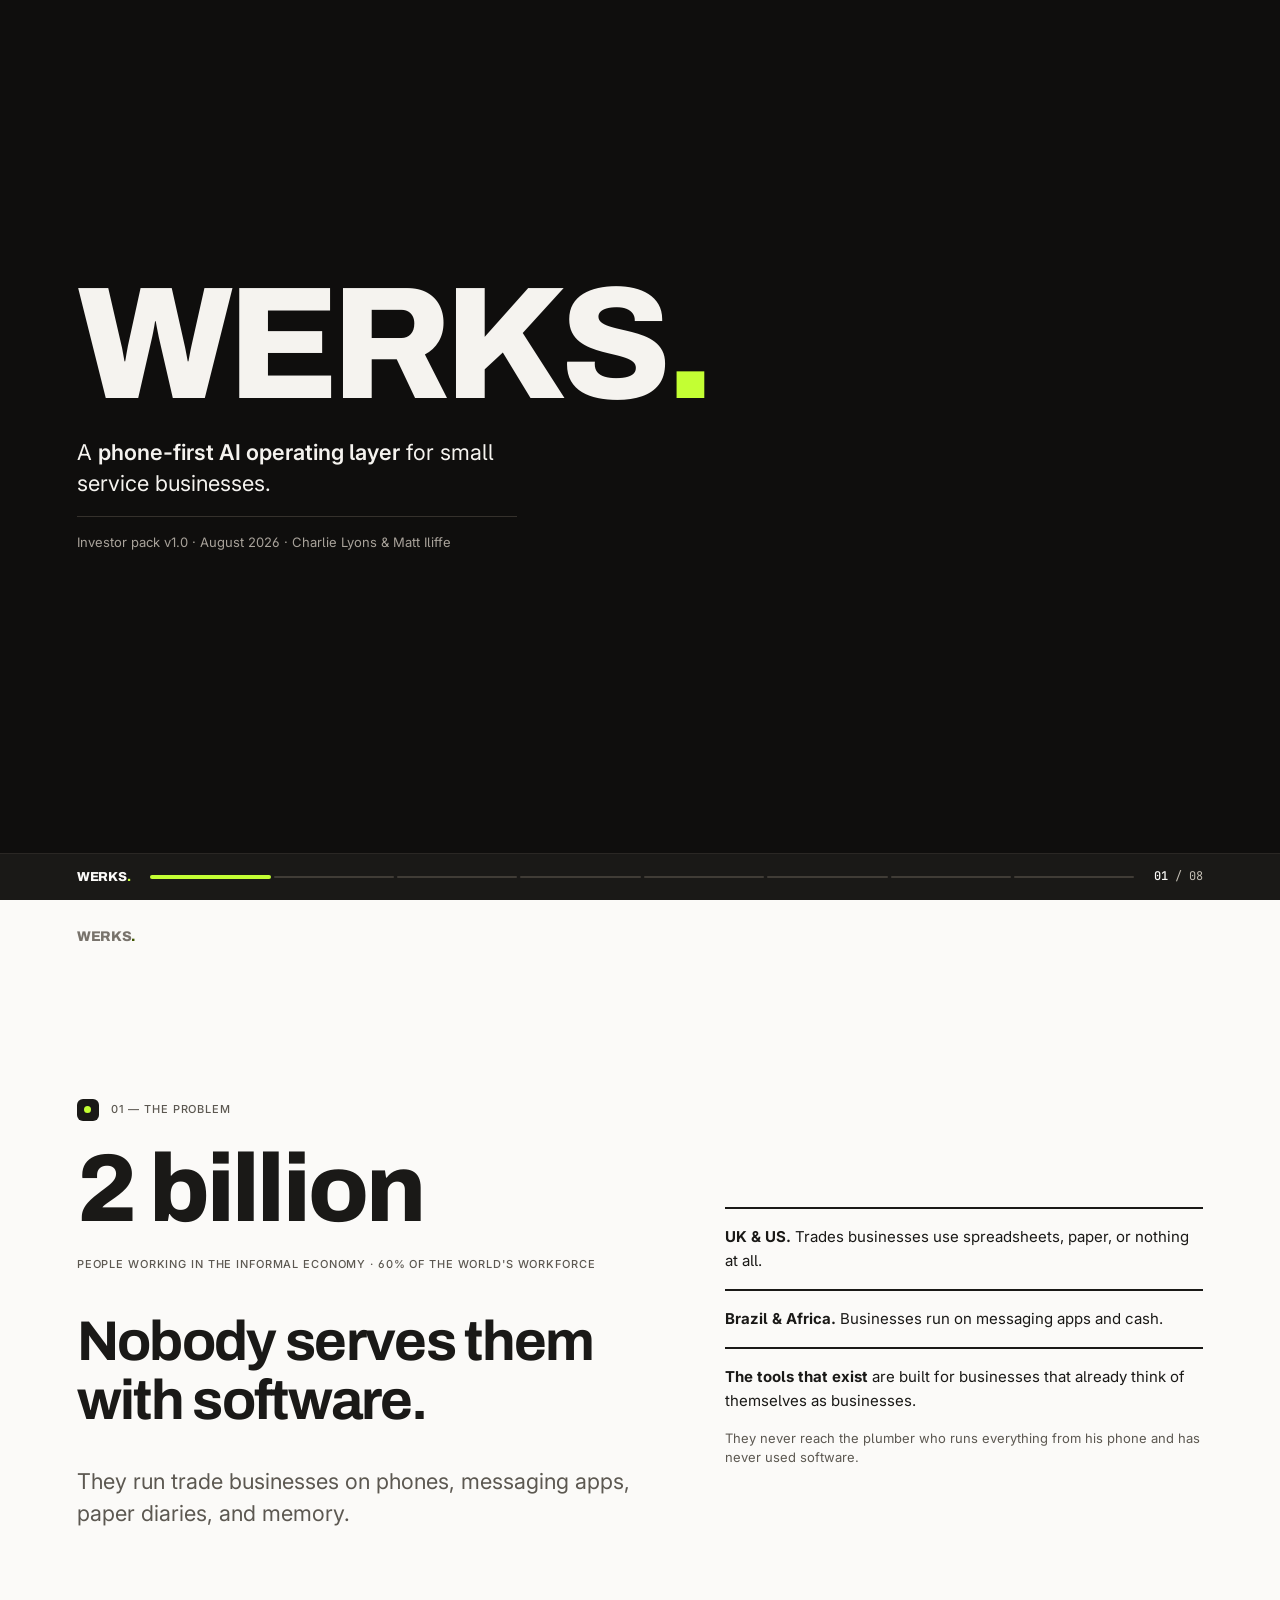
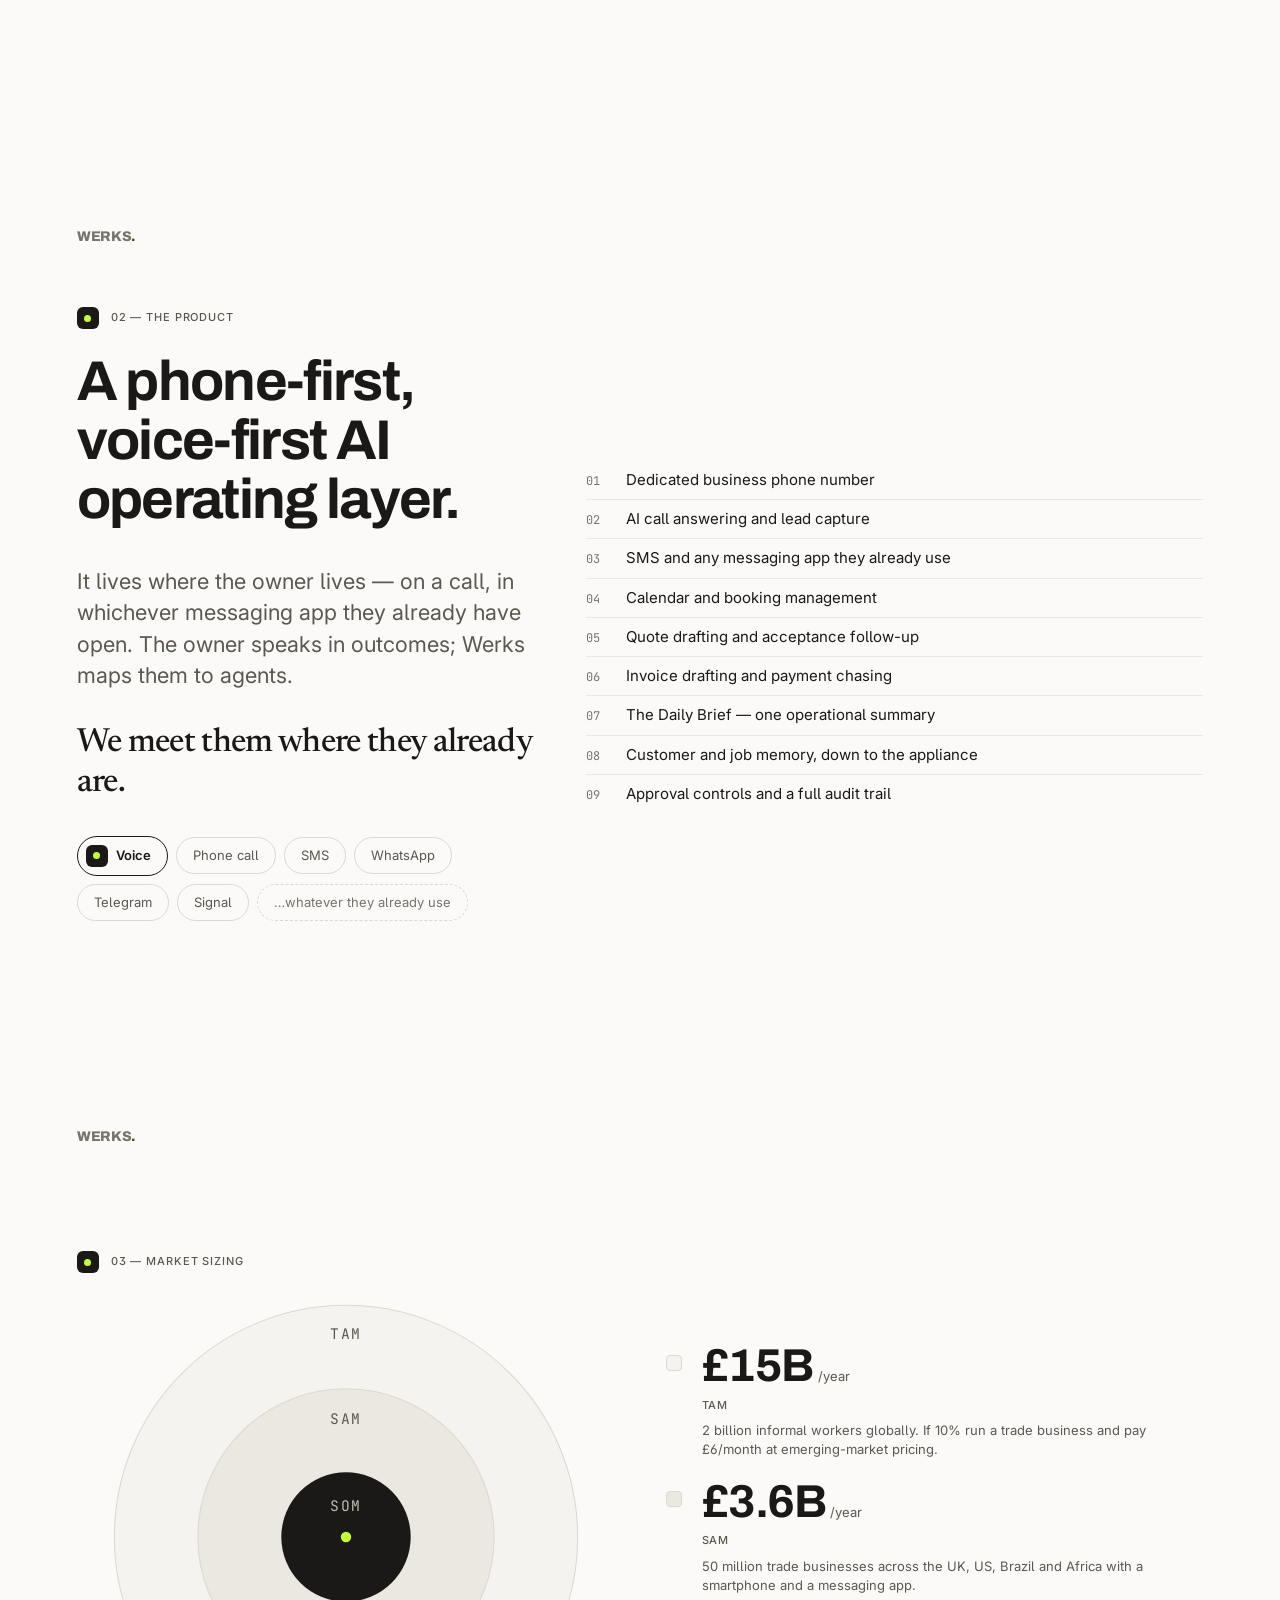
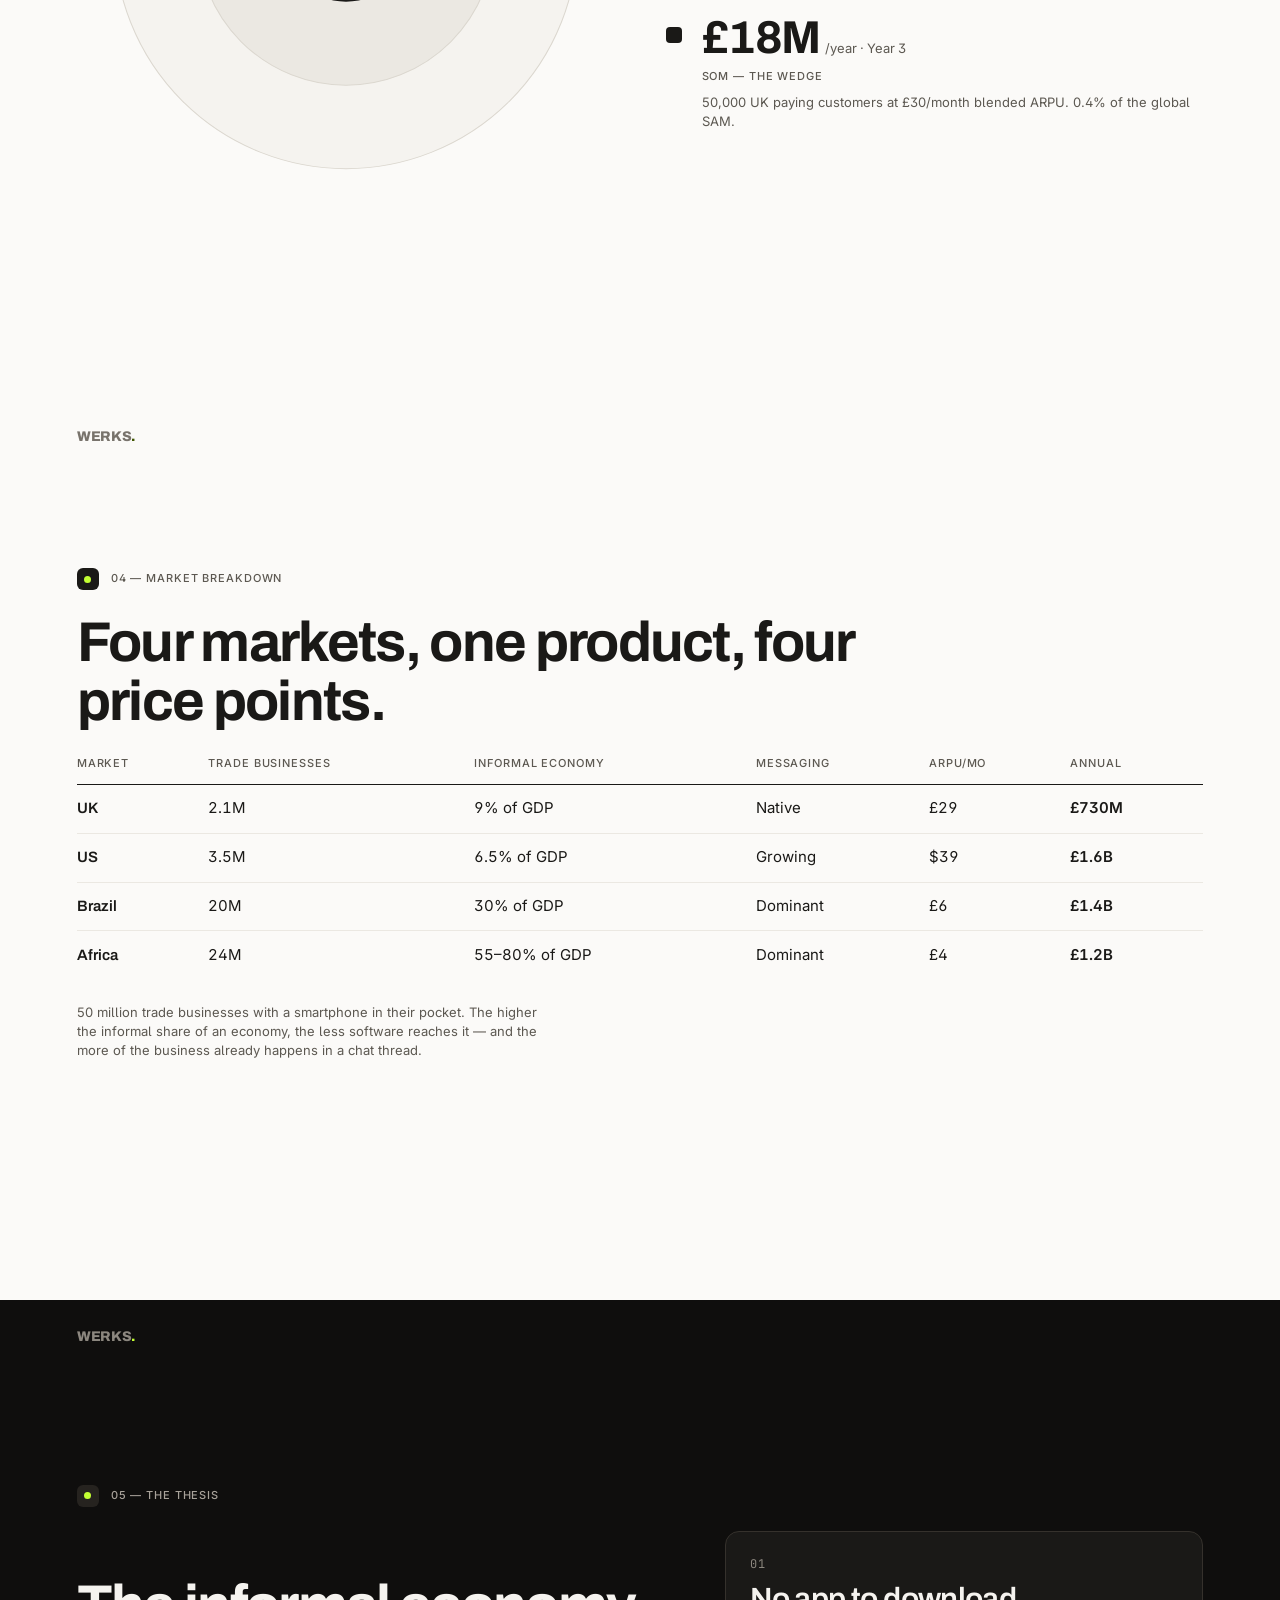
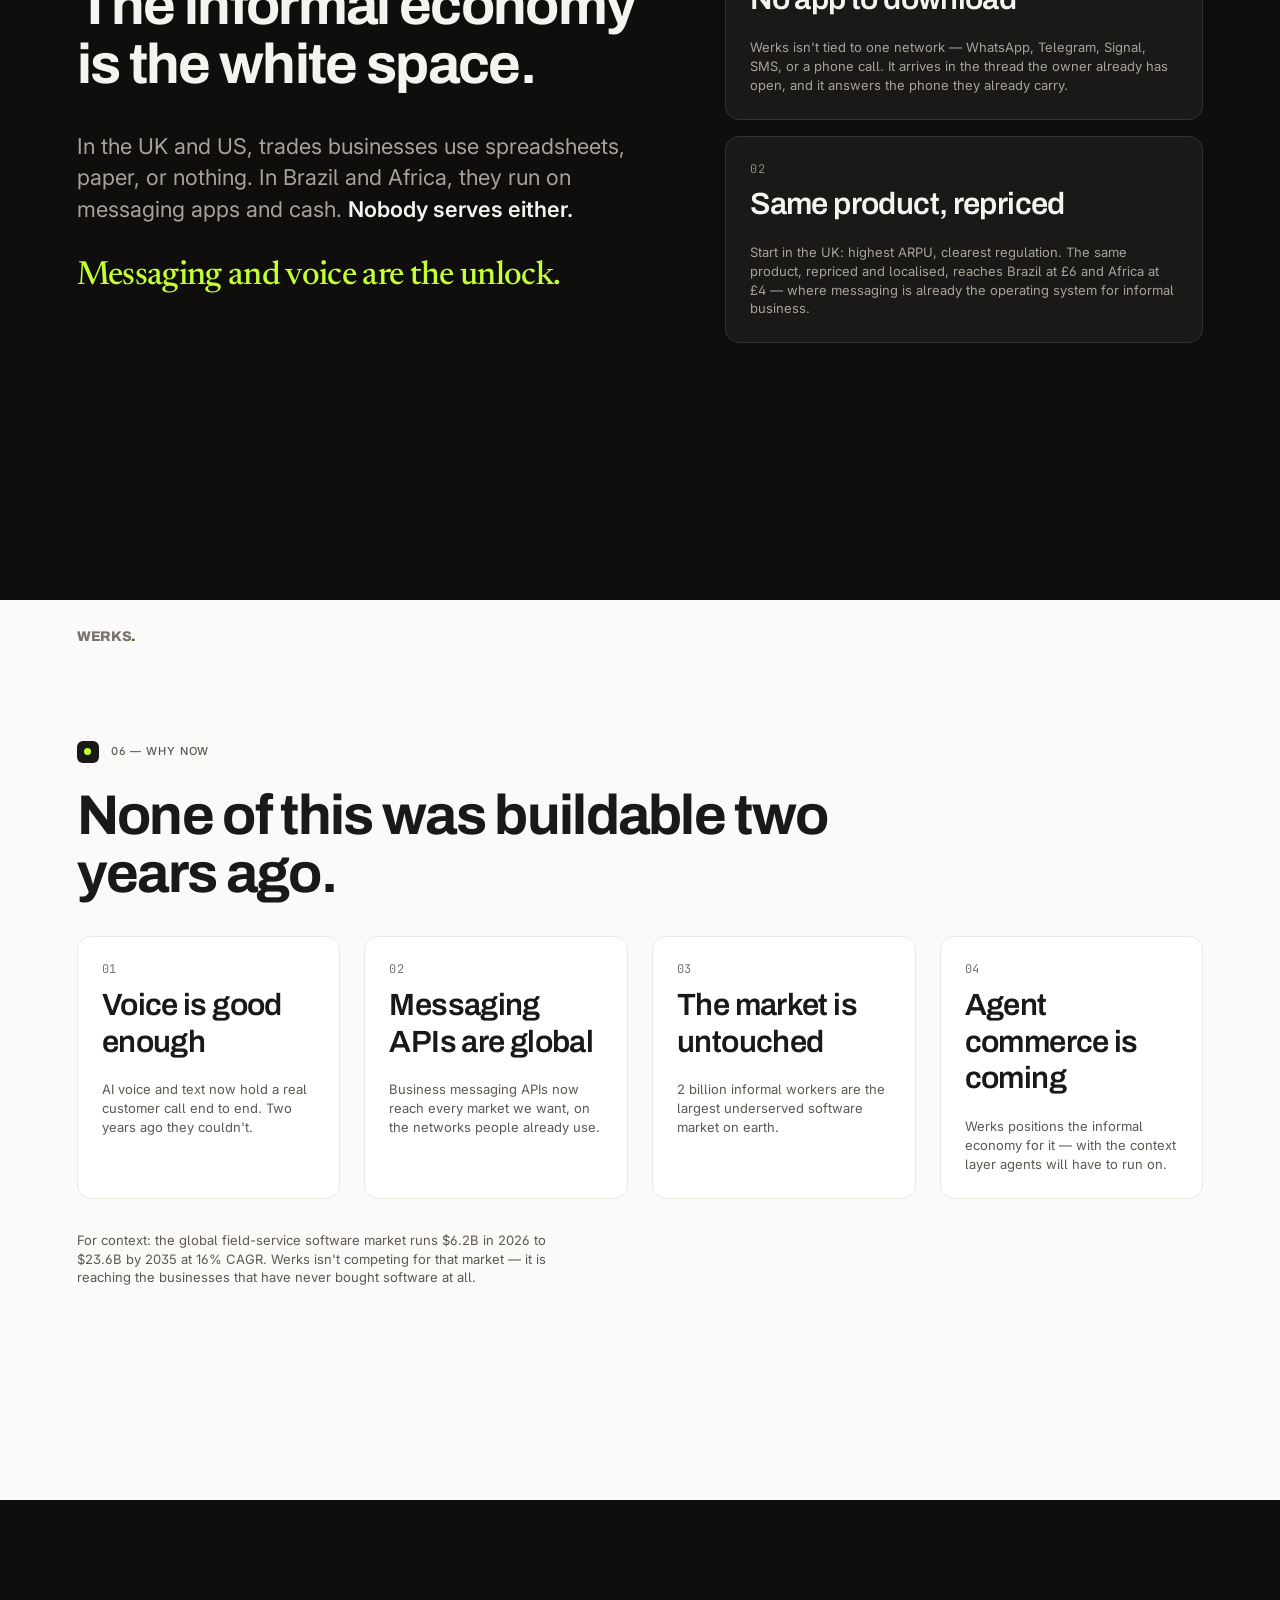
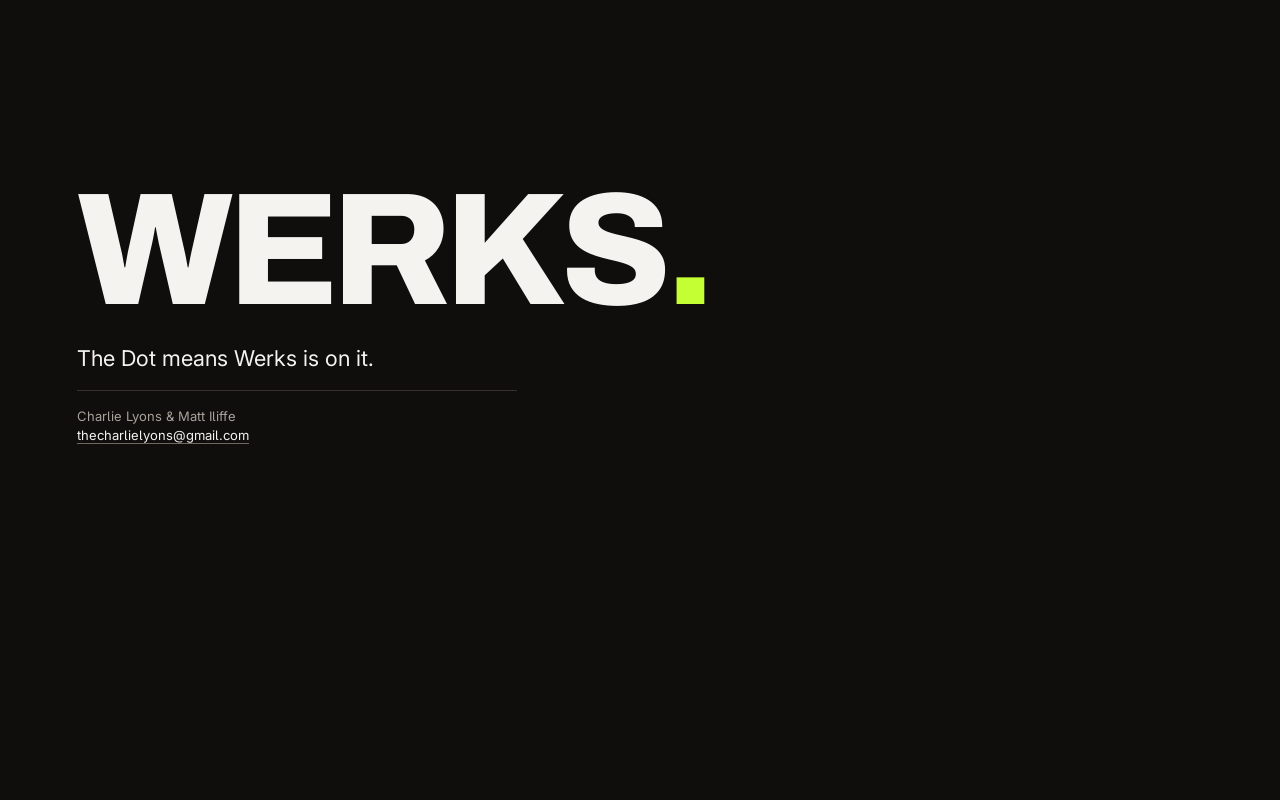
<file: preview/investor-deck.html>
<!doctype html>
<html lang="en-GB" data-theme="light">
<head>
<meta charset="utf-8">
<meta name="viewport" content="width=device-width, initial-scale=1, viewport-fit=cover">
<title>Werks — Investor Pack</title>
<meta name="description" content="Werks investor pack. A phone-first AI operating layer for small service businesses, and the two billion informal workers nobody serves.">

<!-- Preview only. Production self-hosts these as woff2 subsets. See foundations/02-typography.md -->
<link rel="preconnect" href="https://fonts.googleapis.com">
<link rel="preconnect" href="https://fonts.gstatic.com" crossorigin>
<link href="https://fonts.googleapis.com/css2?family=Archivo:wght@400;500;600;700;800&family=Inter:wght@400;500;600;700&family=Newsreader:opsz,wght@6..72,400;6..72,500&family=JetBrains+Mono:wght@400;500&display=swap" rel="stylesheet">

<link rel="stylesheet" href="../tokens/tokens.css">
<link rel="stylesheet" href="../components/werks.css">

<style>
/* =============================================================================
   INVESTOR DECK — presentation chrome only.
   Not part of the design system. Every value below resolves to a semantic token
   or to a clamp() built from the type scale in foundations/02-typography.md.
   ============================================================================= */

:root {
  --d-pad-x:     clamp(1.5rem, 6vw, 6rem);
  --d-pad-y:     clamp(2.5rem, 6vh, 5rem);
  --d-rail:      4.5rem;                               /* space the progress rail owns */
  --d-measure:   72rem;

  --d-wordmark:  clamp(3.25rem, 13vw, 10rem);
  --d-h1:        clamp(1.875rem, 4.4vw, 3.5rem);
  --d-h2:        clamp(1.375rem, 2.4vw, 2rem);
  --d-lede:      clamp(1.0625rem, 1.7vw, 1.625rem);
  --d-body:      clamp(0.9375rem, 1.15vw, 1.125rem);
  --d-small:     clamp(0.8125rem, 0.95vw, 0.9375rem);
  --d-stat:      clamp(2.5rem, 7.5vw, 6rem);
  --d-stat-sm:   clamp(1.75rem, 3.6vw, 3rem);
}

/* Every box in the deck is border-box: slides are viewport-width, so a padded
   child that measures content-box overflows the phone. */
.slide, .slide *, .slide *::before, .slide *::after,
.d-rail, .d-rail * { box-sizing: border-box; }

html {
  scroll-snap-type: y mandatory;
  scroll-behavior: smooth;
  background: var(--w-bg-canvas);
}
body { overflow-x: hidden; }

/* -------------------------------------------------- the slide ------------- */
.slide {
  position: relative;
  width: 100vw;
  min-height: 100svh;
  height: 100svh;
  overflow: hidden;
  scroll-snap-align: start;
  scroll-snap-stop: always;
  display: flex;
  flex-direction: column;
  justify-content: center;
  padding: var(--d-pad-y) var(--d-pad-x) calc(var(--d-pad-y) + var(--d-rail));
  background: var(--w-bg-canvas);
  color: var(--w-text-primary);
}
.slide__inner { width: 100%; max-width: var(--d-measure); margin: 0 auto; }

/* An ink slide. The semantic layer is re-pointed at the dark surfaces, so every
   component inside keeps working without a single override. Volt is legible
   here, and only here. */
.slide--ink {
  --w-bg-canvas:      var(--w-dk-bg);
  --w-bg-surface:     var(--w-dk-surface);
  --w-bg-sunken:      var(--w-dk-surface);
  --w-bg-raised:      var(--w-dk-raised);
  --w-text-primary:   var(--w-dk-text);
  --w-text-secondary: var(--w-dk-text-2);
  --w-text-tertiary:  var(--w-ink-450);
  --w-text-inverse:   var(--w-ink-900);
  --w-border-subtle:  var(--w-dk-border);
  --w-border-default: var(--w-dk-border);
  --w-border-control: var(--w-dk-border-hi);
  --w-border-strong:  var(--w-dk-text);
  --w-signal-text:    var(--w-volt-500);
  --w-elevation-card: none;
  color-scheme: dark;
}

/* -------------------------------------------------- eyebrow + running head - */
/* The Dot motif. It only ever sits on ink, exactly as in the product. */
.d-mark {
  display: inline-flex; align-items: center; justify-content: center;
  width: 1.375rem; height: 1.375rem; flex-shrink: 0;
  border-radius: var(--w-radius-sm);
  background: var(--w-ink-900);
}
.slide--ink .d-mark { background: var(--w-dk-raised); }
.d-mark .w-dot { width: 7px; height: 7px; }

.d-eyebrow {
  display: flex; align-items: center; gap: var(--w-space-3);
  margin: 0 0 var(--w-space-6);
}
.d-eyebrow__text {
  font-size: var(--w-text-2xs);
  font-weight: var(--w-weight-medium);
  letter-spacing: var(--w-tracking-widest);
  text-transform: uppercase;
  color: var(--w-text-secondary);
}

.d-head {
  position: absolute; top: clamp(1.25rem, 3vh, 2.25rem); left: var(--d-pad-x);
  display: inline-flex; align-items: center; gap: 0;
  font-family: var(--w-font-display); font-weight: var(--w-weight-black);
  font-size: 0.875rem; letter-spacing: var(--w-tracking-tight);
  text-transform: uppercase; color: var(--w-text-tertiary);
}
.d-head .w-wordmark__stop { color: var(--w-signal-text); }

/* -------------------------------------------------- headline system ------- */
.d-h1 {
  font-family: var(--w-font-display);
  font-size: var(--d-h1); font-weight: var(--w-weight-bold);
  line-height: var(--w-leading-tight); letter-spacing: var(--w-tracking-tighter);
  margin: 0 0 var(--w-space-5); max-width: 20ch;
}
.d-h1--wide { max-width: 26ch; }
.d-h2 {
  font-family: var(--w-font-display);
  font-size: var(--d-h2); font-weight: var(--w-weight-semibold);
  line-height: var(--w-leading-snug); letter-spacing: var(--w-tracking-tight);
  margin: 0 0 var(--w-space-3);
}
.d-lede {
  font-size: var(--d-lede); line-height: var(--w-leading-normal);
  color: var(--w-text-secondary); margin: 0; max-width: 46ch;
}
.d-lede strong { color: var(--w-text-primary); font-weight: var(--w-weight-semibold); }
.d-body { font-size: var(--d-body); line-height: var(--w-leading-relaxed); margin: 0; }
.d-small { font-size: var(--d-small); line-height: var(--w-leading-normal); color: var(--w-text-secondary); margin: 0; }
.d-quote {
  font-family: var(--w-font-editorial); font-weight: 500;
  font-size: clamp(1.25rem, 2.6vw, 2.125rem); line-height: 1.2;
  letter-spacing: var(--w-tracking-tight); margin: 0; max-width: 26ch;
}
.d-accent { color: var(--w-signal-text); }

/* -------------------------------------------------- layout helpers -------- */
.d-stack   { display: flex; flex-direction: column; gap: var(--w-space-4); }
.d-stack-6 { display: flex; flex-direction: column; gap: var(--w-space-6); }
.d-split {
  display: grid; gap: clamp(var(--w-space-6), 4vw, var(--w-space-16));
  grid-template-columns: 1fr; align-items: center;
}
.d-grid  { display: grid; gap: clamp(var(--w-space-4), 2vw, var(--w-space-6)); grid-template-columns: 1fr; }
@media (min-width: 46rem) {
  .d-split          { grid-template-columns: 1fr 1fr; }
  .d-split--wide-l  { grid-template-columns: 1.25fr 1fr; }
  .d-split--wide-r  { grid-template-columns: 1fr 1.35fr; }
  .d-grid--2 { grid-template-columns: repeat(2, 1fr); }
  .d-grid--4 { grid-template-columns: repeat(4, 1fr); }
}

.d-panel {
  border: 1px solid var(--w-border-subtle);
  border-radius: var(--w-radius-lg);
  padding: clamp(var(--w-space-4), 2vw, var(--w-space-6));
  background: var(--w-bg-surface);
  display: flex; flex-direction: column; gap: var(--w-space-2);
}
.d-panel--rule {
  border: 0; border-top: 2px solid var(--w-border-strong);
  border-radius: 0; padding: var(--w-space-4) 0 0; background: transparent;
}
.d-panel__n {
  font-family: var(--w-font-mono); font-size: var(--w-text-xs);
  color: var(--w-text-tertiary); letter-spacing: var(--w-tracking-wide);
}

/* -------------------------------------------------- the number ------------ */
.d-stat {
  font-family: var(--w-font-display); font-weight: var(--w-weight-black);
  font-size: var(--d-stat); line-height: 0.92;
  letter-spacing: var(--w-tracking-tighter); font-variant-numeric: tabular-nums;
  margin: 0;
}
.d-stat--sm { font-size: var(--d-stat-sm); font-weight: var(--w-weight-bold); line-height: 1; }
.d-stat .d-small {
  font-family: var(--w-font-text); font-weight: var(--w-weight-regular);
  letter-spacing: var(--w-tracking-normal); margin-left: 0.35em;
}
.d-stat__label {
  font-size: var(--w-text-2xs); font-weight: var(--w-weight-medium);
  letter-spacing: var(--w-tracking-widest); text-transform: uppercase;
  color: var(--w-text-secondary); margin: var(--w-space-2) 0 0;
}

/* -------------------------------------------------- lists ----------------- */
.d-list { list-style: none; margin: 0; padding: 0; display: flex; flex-direction: column; }
.d-list li {
  display: grid; grid-template-columns: 1.75rem 1fr; gap: var(--w-space-3);
  align-items: baseline;
  padding: clamp(0.4rem, 1vh, 0.7rem) 0;
  border-bottom: 1px solid var(--w-border-subtle);
  font-size: var(--d-body); line-height: 1.35;
}
.d-list li:last-child { border-bottom: 0; }
.d-list__n { font-family: var(--w-font-mono); font-size: var(--w-text-xs); color: var(--w-text-tertiary); }

/* -------------------------------------------------- table ----------------- */
.d-table { width: 100%; border-collapse: collapse; font-size: var(--d-body); }
.d-table th {
  text-align: left; font-weight: var(--w-weight-medium);
  font-size: var(--w-text-2xs); letter-spacing: var(--w-tracking-widest);
  text-transform: uppercase; color: var(--w-text-secondary);
  padding: 0 var(--w-space-4) var(--w-space-3) 0;
  border-bottom: 1px solid var(--w-border-strong);
  white-space: nowrap;
}
.d-table td {
  padding: clamp(0.5rem, 1.4vh, 0.9rem) var(--w-space-4) clamp(0.5rem, 1.4vh, 0.9rem) 0;
  border-bottom: 1px solid var(--w-border-subtle); vertical-align: baseline;
}
.d-table tr:last-child td { border-bottom: 0; }
.d-table .num { font-variant-numeric: tabular-nums; }
.d-table .strong { font-weight: var(--w-weight-semibold); }
.d-table__market { font-family: var(--w-font-display); font-weight: var(--w-weight-semibold); }

@media (max-width: 45.999rem) {
  .d-table, .d-table tbody, .d-table tr, .d-table td { display: block; width: 100%; }
  .d-table thead { display: none; }
  .d-table tr {
    border: 1px solid var(--w-border-subtle); border-radius: var(--w-radius-md);
    padding: var(--w-space-3) var(--w-space-4); margin-bottom: var(--w-space-3);
  }
  .d-table td { border: 0; padding: 3px 0; display: flex; justify-content: space-between; gap: var(--w-space-4); }
  .d-table td::before {
    content: attr(data-label);
    font-size: var(--w-text-xs); letter-spacing: var(--w-tracking-wide);
    text-transform: uppercase; color: var(--w-text-secondary);
  }
  .d-table td:first-child::before { display: none; }
  .d-table td:first-child { font-size: var(--w-text-lg); padding-bottom: var(--w-space-2); }
}

/* -------------------------------------------------- channel strip -------- */
.d-channels { display: flex; flex-wrap: wrap; gap: var(--w-space-2); align-items: center; }
.d-channel {
  display: inline-flex; align-items: center; gap: var(--w-space-2);
  border: 1px solid var(--w-border-default); border-radius: var(--w-radius-full);
  padding: var(--w-space-2) var(--w-space-4);
  font-size: var(--d-small); color: var(--w-text-secondary); white-space: nowrap;
}
.d-channel--lead {
  border-color: var(--w-border-strong); color: var(--w-text-primary);
  font-weight: var(--w-weight-semibold); padding-left: var(--w-space-2);
}
.d-channel--any { border-style: dashed; color: var(--w-text-tertiary); }

/* -------------------------------------------------- circles --------------- */
.d-circles { width: 100%; max-width: 30rem; height: auto; display: block; margin: 0 auto; }
.d-circles text {
  font-family: var(--w-font-mono); font-size: 14px; letter-spacing: 1.6px;
  text-anchor: middle;
}
.d-circles .c-tam { fill: var(--w-paper-100); stroke: var(--w-border-default); stroke-width: 1; }
.d-circles .c-sam { fill: var(--w-paper-200); stroke: var(--w-border-default); stroke-width: 1; }
.d-circles .c-som { fill: var(--w-ink-900); }
.d-circles .c-dot { fill: var(--w-volt-500); }
.d-circles .t-out { fill: var(--w-ink-600); }
.d-circles .t-in  { fill: var(--w-paper-400); }
.d-legend { display: flex; flex-direction: column; gap: var(--w-space-5); }
.d-legend__row { display: grid; grid-template-columns: 1.25rem 1fr; gap: var(--w-space-4); align-items: start; }
.d-legend__key { width: 1rem; height: 1rem; border-radius: var(--w-radius-xs); margin-top: 0.75rem; }

/* -------------------------------------------------- title + closing ------- */
.d-title-wordmark {
  font-family: var(--w-font-display); font-weight: var(--w-weight-black);
  font-size: var(--d-wordmark); line-height: 0.85;
  letter-spacing: -0.045em; text-transform: uppercase;
  margin: 0; color: var(--w-text-primary);
}
.d-title-wordmark .stop { color: var(--w-volt-500); }
.d-rule { height: 1px; background: var(--w-border-default); border: 0; margin: 0; }

/* -------------------------------------------------- progress rail --------- */
.d-rail {
  position: fixed; left: 0; right: 0; bottom: 0; z-index: var(--w-z-dock);
  display: flex; align-items: center; gap: clamp(var(--w-space-3), 2vw, var(--w-space-5));
  padding: var(--w-space-3) var(--d-pad-x) calc(var(--w-space-3) + var(--w-safe-bottom));
  background: var(--w-ink-900);
  color: var(--w-paper-400);
  border-top: 1px solid var(--w-ink-800);
}
.d-rail__mark {
  font-family: var(--w-font-display); font-weight: var(--w-weight-black);
  font-size: 0.8125rem; letter-spacing: var(--w-tracking-tight);
  color: var(--w-paper-50); text-transform: uppercase; white-space: nowrap;
}
.d-rail__mark .stop { color: var(--w-volt-500); }
.d-ticks { flex: 1; display: flex; gap: 3px; align-items: center; min-width: 0; }
.d-tick {
  flex: 1; height: 22px; padding: 0; background: none; border: 0; cursor: pointer;
  display: flex; align-items: center; -webkit-tap-highlight-color: transparent;
}
.d-tick::after {
  content: ""; display: block; width: 100%; height: 2px; border-radius: 2px;
  background: var(--w-ink-700);
  transition: background-color var(--w-duration-base) var(--w-ease-standard),
              height var(--w-duration-base) var(--w-ease-standard);
}
.d-tick[aria-current="true"]::after { background: var(--w-volt-500); height: 4px; }
.d-tick.is-seen::after { background: var(--w-ink-600); }
.d-tick:hover::after { background: var(--w-paper-400); }
.d-tick[aria-current="true"]:hover::after { background: var(--w-volt-500); }
.d-rail__count {
  font-family: var(--w-font-mono); font-size: var(--w-text-xs);
  font-variant-numeric: tabular-nums; color: var(--w-paper-400); white-space: nowrap;
}
.d-rail__count b { color: var(--w-paper-50); font-weight: var(--w-weight-medium); }
.d-rail button:focus-visible { outline: 2px solid var(--w-volt-500); outline-offset: 2px; }

@media (max-width: 30rem) { .d-rail__mark { display: none; } }

/* -------------------------------------------------- phone ----------------- */
/* On a phone the deck stops being a deck and becomes a document: slides grow
   to fit their content and snap loosely, so nothing is ever clipped. */
@media (max-width: 45.999rem), (max-height: 34rem) {
  html { scroll-snap-type: y proximity; }
  .slide { height: auto; overflow: visible; padding-bottom: calc(var(--d-pad-y) + 3.5rem); }
  .d-head { position: static; margin-bottom: var(--w-space-6); }
}

@media (prefers-reduced-motion: reduce) { html { scroll-behavior: auto; } }

/* -------------------------------------------------- print ----------------- */
@media print {
  html { scroll-snap-type: none; }
  .d-rail { display: none; }
  .slide { height: auto; min-height: 0; page-break-after: always; break-after: page; padding: 2.5rem; }
  .slide--ink { background: var(--w-paper-50); }
}
</style>
</head>
<body>

<!-- ═══════════════════════════════════════════════════ 01 · TITLE -->
<section class="slide slide--ink" id="s1" aria-label="Werks">
  <div class="slide__inner d-stack-6">
    <h1 class="d-title-wordmark">Werks<span class="stop">.</span></h1>
    <div class="d-stack" style="max-width:44ch">
      <p class="d-lede" style="color:var(--w-dk-text)">
        A <strong>phone-first AI operating layer</strong> for small service businesses.
      </p>
      <hr class="d-rule">
      <p class="d-small">
        Investor pack v1.0 · August 2026 · Charlie Lyons &amp; Matt Iliffe
      </p>
    </div>
  </div>
</section>

<!-- ═══════════════════════════════════════════════════ 02 · THE PROBLEM -->
<section class="slide" id="s2" aria-label="The problem">
  <span class="d-head">Werks<span class="w-wordmark__stop">.</span></span>
  <div class="slide__inner">
    <div class="d-eyebrow"><span class="d-mark"><span class="w-dot"></span></span><span class="d-eyebrow__text">01 — The problem</span></div>
    <div class="d-split d-split--wide-l">
      <div class="d-stack">
        <p class="d-stat">2 billion</p>
        <p class="d-stat__label">People working in the informal economy · 60% of the world's workforce</p>
        <h2 class="d-h1" style="margin-top:var(--w-space-6)">Nobody serves them with software.</h2>
        <p class="d-lede">They run trade businesses on phones, messaging apps, paper diaries, and memory.</p>
      </div>
      <div class="d-stack">
        <div class="d-panel d-panel--rule">
          <p class="d-body"><strong>UK &amp; US.</strong> Trades businesses use spreadsheets, paper, or nothing at all.</p>
        </div>
        <div class="d-panel d-panel--rule">
          <p class="d-body"><strong>Brazil &amp; Africa.</strong> Businesses run on messaging apps and cash.</p>
        </div>
        <div class="d-panel d-panel--rule">
          <p class="d-body"><strong>The tools that exist</strong> are built for businesses that already think of themselves as businesses.</p>
          <p class="d-small" style="margin-top:var(--w-space-2)">They never reach the plumber who runs everything from his phone and has never used software.</p>
        </div>
      </div>
    </div>
  </div>
</section>

<!-- ═══════════════════════════════════════════════════ 03 · THE PRODUCT -->
<section class="slide" id="s3" aria-label="The product">
  <span class="d-head">Werks<span class="w-wordmark__stop">.</span></span>
  <div class="slide__inner">
    <div class="d-eyebrow"><span class="d-mark"><span class="w-dot"></span></span><span class="d-eyebrow__text">02 — The product</span></div>
    <div class="d-split d-split--wide-r">
      <div class="d-stack">
        <h2 class="d-h1">A phone-first, voice-first AI operating layer.</h2>
        <p class="d-lede">It lives where the owner lives — on a call, in whichever messaging app they already have open. The owner speaks in outcomes; Werks maps them to agents.</p>
        <p class="d-quote" style="margin-top:var(--w-space-4)">We meet them where they already are.</p>
        <div class="d-channels" style="margin-top:var(--w-space-4)">
          <span class="d-channel d-channel--lead"><span class="d-mark"><span class="w-dot"></span></span>Voice</span>
          <span class="d-channel">Phone call</span>
          <span class="d-channel">SMS</span>
          <span class="d-channel">WhatsApp</span>
          <span class="d-channel">Telegram</span>
          <span class="d-channel">Signal</span>
          <span class="d-channel d-channel--any">…whatever they already use</span>
        </div>
      </div>
      <ol class="d-list">
        <li><span class="d-list__n">01</span><span>Dedicated business phone number</span></li>
        <li><span class="d-list__n">02</span><span>AI call answering and lead capture</span></li>
        <li><span class="d-list__n">03</span><span>SMS and any messaging app they already use</span></li>
        <li><span class="d-list__n">04</span><span>Calendar and booking management</span></li>
        <li><span class="d-list__n">05</span><span>Quote drafting and acceptance follow-up</span></li>
        <li><span class="d-list__n">06</span><span>Invoice drafting and payment chasing</span></li>
        <li><span class="d-list__n">07</span><span>The Daily Brief — one operational summary</span></li>
        <li><span class="d-list__n">08</span><span>Customer and job memory, down to the appliance</span></li>
        <li><span class="d-list__n">09</span><span>Approval controls and a full audit trail</span></li>
      </ol>
    </div>
  </div>
</section>

<!-- ═══════════════════════════════════════════════════ 04 · MARKET SIZING -->
<section class="slide" id="s4" aria-label="Market sizing">
  <span class="d-head">Werks<span class="w-wordmark__stop">.</span></span>
  <div class="slide__inner">
    <div class="d-eyebrow"><span class="d-mark"><span class="w-dot"></span></span><span class="d-eyebrow__text">03 — Market sizing</span></div>
    <div class="d-split">
      <svg class="d-circles" viewBox="0 0 460 460" role="img" aria-label="Concentric circles: TAM fifteen billion pounds, SAM three point six billion pounds, SOM eighteen million pounds">
        <circle class="c-tam" cx="230" cy="230" r="222"/>
        <circle class="c-sam" cx="230" cy="230" r="142"/>
        <circle class="c-som" cx="230" cy="230" r="62"/>
        <circle class="c-dot" cx="230" cy="230" r="5"/>
        <text class="t-out" x="230" y="40">TAM</text>
        <text class="t-out" x="230" y="122">SAM</text>
        <text class="t-in"  x="230" y="205">SOM</text>
      </svg>
      <div class="d-legend">
        <div class="d-legend__row">
          <span class="d-legend__key" style="background:var(--w-paper-100);border:1px solid var(--w-border-default)"></span>
          <div>
            <p class="d-stat d-stat--sm">£15B<span class="d-small">/year</span></p>
            <p class="d-stat__label">TAM</p>
            <p class="d-small" style="margin-top:var(--w-space-2)">2 billion informal workers globally. If 10% run a trade business and pay £6/month at emerging-market pricing.</p>
          </div>
        </div>
        <div class="d-legend__row">
          <span class="d-legend__key" style="background:var(--w-paper-200);border:1px solid var(--w-border-default)"></span>
          <div>
            <p class="d-stat d-stat--sm">£3.6B<span class="d-small">/year</span></p>
            <p class="d-stat__label">SAM</p>
            <p class="d-small" style="margin-top:var(--w-space-2)">50 million trade businesses across the UK, US, Brazil and Africa with a smartphone and a messaging app.</p>
          </div>
        </div>
        <div class="d-legend__row">
          <span class="d-legend__key" style="background:var(--w-ink-900)"></span>
          <div>
            <p class="d-stat d-stat--sm">£18M<span class="d-small">/year · Year 3</span></p>
            <p class="d-stat__label">SOM — the wedge</p>
            <p class="d-small" style="margin-top:var(--w-space-2)">50,000 UK paying customers at £30/month blended ARPU. 0.4% of the global SAM.</p>
          </div>
        </div>
      </div>
    </div>
  </div>
</section>

<!-- ═══════════════════════════════════════════════════ 05 · MARKET BREAKDOWN -->
<section class="slide" id="s5" aria-label="Market breakdown">
  <span class="d-head">Werks<span class="w-wordmark__stop">.</span></span>
  <div class="slide__inner">
    <div class="d-eyebrow"><span class="d-mark"><span class="w-dot"></span></span><span class="d-eyebrow__text">04 — Market breakdown</span></div>
    <h2 class="d-h1 d-h1--wide">Four markets, one product, four price points.</h2>
    <table class="d-table" style="margin-top:var(--w-space-6)">
      <thead>
        <tr>
          <th>Market</th><th>Trade businesses</th><th>Informal economy</th><th>Messaging</th><th>ARPU/mo</th><th>Annual</th>
        </tr>
      </thead>
      <tbody>
        <tr>
          <td class="d-table__market">UK</td>
          <td class="num" data-label="Businesses">2.1M</td>
          <td class="num" data-label="Informal">9% of GDP</td>
          <td data-label="Messaging">Native</td>
          <td class="num" data-label="ARPU">£29</td>
          <td class="num strong" data-label="Annual">£730M</td>
        </tr>
        <tr>
          <td class="d-table__market">US</td>
          <td class="num" data-label="Businesses">3.5M</td>
          <td class="num" data-label="Informal">6.5% of GDP</td>
          <td data-label="Messaging">Growing</td>
          <td class="num" data-label="ARPU">$39</td>
          <td class="num strong" data-label="Annual">£1.6B</td>
        </tr>
        <tr>
          <td class="d-table__market">Brazil</td>
          <td class="num" data-label="Businesses">20M</td>
          <td class="num" data-label="Informal">30% of GDP</td>
          <td data-label="Messaging">Dominant</td>
          <td class="num" data-label="ARPU">£6</td>
          <td class="num strong" data-label="Annual">£1.4B</td>
        </tr>
        <tr>
          <td class="d-table__market">Africa</td>
          <td class="num" data-label="Businesses">24M</td>
          <td class="num" data-label="Informal">55–80% of GDP</td>
          <td data-label="Messaging">Dominant</td>
          <td class="num" data-label="ARPU">£4</td>
          <td class="num strong" data-label="Annual">£1.2B</td>
        </tr>
      </tbody>
    </table>
    <p class="d-small" style="margin-top:var(--w-space-6);max-width:60ch">
      50 million trade businesses with a smartphone in their pocket. The higher the informal share of an economy, the less software reaches it — and the more of the business already happens in a chat thread.
    </p>
  </div>
</section>

<!-- ═══════════════════════════════════════════════════ 06 · THE THESIS -->
<section class="slide slide--ink" id="s6" aria-label="The thesis">
  <span class="d-head">Werks<span class="w-wordmark__stop">.</span></span>
  <div class="slide__inner">
    <div class="d-eyebrow"><span class="d-mark"><span class="w-dot"></span></span><span class="d-eyebrow__text">05 — The thesis</span></div>
    <div class="d-split d-split--wide-l">
      <div class="d-stack">
        <h2 class="d-h1">The informal economy is the white space.</h2>
        <p class="d-lede">In the UK and US, trades businesses use spreadsheets, paper, or nothing. In Brazil and Africa, they run on messaging apps and cash. <strong>Nobody serves either.</strong></p>
        <p class="d-quote d-accent" style="margin-top:var(--w-space-4)">Messaging and voice are the unlock.</p>
      </div>
      <div class="d-stack">
        <div class="d-panel">
          <span class="d-panel__n">01</span>
          <h3 class="d-h2">No app to download</h3>
          <p class="d-small">Werks isn't tied to one network — WhatsApp, Telegram, Signal, SMS, or a phone call. It arrives in the thread the owner already has open, and it answers the phone they already carry.</p>
        </div>
        <div class="d-panel">
          <span class="d-panel__n">02</span>
          <h3 class="d-h2">Same product, repriced</h3>
          <p class="d-small">Start in the UK: highest ARPU, clearest regulation. The same product, repriced and localised, reaches Brazil at £6 and Africa at £4 — where messaging is already the operating system for informal business.</p>
        </div>
      </div>
    </div>
  </div>
</section>

<!-- ═══════════════════════════════════════════════════ 07 · WHY NOW -->
<section class="slide" id="s7" aria-label="Why now">
  <span class="d-head">Werks<span class="w-wordmark__stop">.</span></span>
  <div class="slide__inner">
    <div class="d-eyebrow"><span class="d-mark"><span class="w-dot"></span></span><span class="d-eyebrow__text">06 — Why now</span></div>
    <h2 class="d-h1 d-h1--wide">None of this was buildable two years ago.</h2>
    <div class="d-grid d-grid--4" style="margin-top:var(--w-space-8)">
      <div class="d-panel">
        <span class="d-panel__n">01</span>
        <h3 class="d-h2">Voice is good enough</h3>
        <p class="d-small">AI voice and text now hold a real customer call end to end. Two years ago they couldn't.</p>
      </div>
      <div class="d-panel">
        <span class="d-panel__n">02</span>
        <h3 class="d-h2">Messaging APIs are global</h3>
        <p class="d-small">Business messaging APIs now reach every market we want, on the networks people already use.</p>
      </div>
      <div class="d-panel">
        <span class="d-panel__n">03</span>
        <h3 class="d-h2">The market is untouched</h3>
        <p class="d-small">2 billion informal workers are the largest underserved software market on earth.</p>
      </div>
      <div class="d-panel">
        <span class="d-panel__n">04</span>
        <h3 class="d-h2">Agent commerce is coming</h3>
        <p class="d-small">Werks positions the informal economy for it — with the context layer agents will have to run on.</p>
      </div>
    </div>
    <p class="d-small" style="margin-top:var(--w-space-8);max-width:64ch">
      For context: the global field-service software market runs $6.2B in 2026 to $23.6B by 2035 at 16% CAGR. Werks isn't competing for that market — it is reaching the businesses that have never bought software at all.
    </p>
  </div>
</section>

<!-- ═══════════════════════════════════════════════════ 08 · CLOSING -->
<section class="slide slide--ink" id="s8" aria-label="Werks">
  <div class="slide__inner d-stack-6">
    <h2 class="d-title-wordmark">Werks<span class="stop">.</span></h2>
    <div class="d-stack" style="max-width:44ch">
      <p class="d-lede" style="color:var(--w-dk-text)">The Dot means Werks is on it.</p>
      <hr class="d-rule">
      <p class="d-small">
        Charlie Lyons &amp; Matt Iliffe<br>
        <a href="mailto:thecharlielyons@gmail.com" style="color:var(--w-dk-text);text-decoration:none;border-bottom:1px solid var(--w-dk-border-hi)">thecharlielyons@gmail.com</a>
      </p>
    </div>
  </div>
</section>

<!-- ═══════════════════════════════════════════════════ PROGRESS RAIL -->
<nav class="d-rail" aria-label="Slide navigation">
  <span class="d-rail__mark">Werks<span class="stop">.</span></span>
  <div class="d-ticks" id="ticks"></div>
  <span class="d-rail__count"><b id="count-now">01</b> / <span id="count-all">08</span></span>
</nav>

<script>
(function () {
  var slides = Array.prototype.slice.call(document.querySelectorAll('.slide'))
  var ticksEl = document.getElementById('ticks')
  var nowEl = document.getElementById('count-now')
  var current = 0

  function pad(n) { return (n < 10 ? '0' : '') + n }
  document.getElementById('count-all').textContent = pad(slides.length)

  // ticks double as a jump control
  var ticks = slides.map(function (slide, i) {
    var b = document.createElement('button')
    b.className = 'd-tick'
    b.type = 'button'
    b.setAttribute('aria-label', 'Go to slide ' + (i + 1) + (slide.getAttribute('aria-label') ? ' — ' + slide.getAttribute('aria-label') : ''))
    b.addEventListener('click', function () { go(i) })
    ticksEl.appendChild(b)
    return b
  })

  function setCurrent(i) {
    if (i === current) return
    current = i
    nowEl.textContent = pad(i + 1)
    ticks.forEach(function (t, n) {
      t.setAttribute('aria-current', n === i ? 'true' : 'false')
      t.classList.toggle('is-seen', n < i)
    })
    if (history.replaceState) history.replaceState(null, '', '#' + slides[i].id)
  }

  function go(i) {
    i = Math.max(0, Math.min(slides.length - 1, i))
    // A jump of more than one slide goes straight there: scroll-snap-stop would
    // otherwise catch a smooth scroll on the first slide it passes.
    var far = Math.abs(i - current) > 1
    slides[i].scrollIntoView({ behavior: far ? 'auto' : 'smooth', block: 'start' })
    setCurrent(i)
  }

  // Whichever slide covers the middle of the viewport is the current one.
  if ('IntersectionObserver' in window) {
    var io = new IntersectionObserver(function (entries) {
      entries.forEach(function (e) {
        if (e.isIntersecting) setCurrent(slides.indexOf(e.target))
      })
    }, { rootMargin: '-45% 0px -45% 0px', threshold: 0 })
    slides.forEach(function (s) { io.observe(s) })
  }

  document.addEventListener('keydown', function (e) {
    if (e.metaKey || e.ctrlKey || e.altKey) return
    var tag = (e.target && e.target.tagName) || ''
    if (tag === 'INPUT' || tag === 'TEXTAREA') return
    switch (e.key) {
      case 'ArrowRight': case 'ArrowDown': case 'PageDown': case ' ': case 'Enter':
        e.preventDefault(); go(current + 1); break
      case 'ArrowLeft': case 'ArrowUp': case 'PageUp':
        e.preventDefault(); go(current - 1); break
      case 'Home': e.preventDefault(); go(0); break
      case 'End': e.preventDefault(); go(slides.length - 1); break
      case 'f': case 'F':
        e.preventDefault()
        if (document.fullscreenElement) document.exitFullscreen()
        else if (document.documentElement.requestFullscreen) document.documentElement.requestFullscreen()
        break
    }
  })

  // Deep link: #s4 opens on slide 4.
  var hash = window.location.hash.replace('#', '')
  var start = hash ? slides.findIndex(function (s) { return s.id === hash }) : 0
  current = -1
  if (start > 0) { slides[start].scrollIntoView({ block: 'start' }); setCurrent(start) }
  else { setCurrent(0) }
})()
</script>
</body>
</html>
</file>
<file: tokens/tokens.css>
/* =============================================================================
   WERKS DESIGN TOKENS
   Tier 1 (primitive) + Tier 2 (semantic). Only Tier 2 is redefined per theme.
   Never reference a Tier 1 token in a component. Always use the semantic name.

   Contrast: every text/background pair defined here is verified by
   `node tokens/verify-contrast.mjs`. If you add a pair, add it to that file.
   ============================================================================= */

/* -----------------------------------------------------------------------------
   TIER 1 — PRIMITIVES
   Theme-independent raw values. These never change between light and dark.
   -------------------------------------------------------------------------- */

:root {
  /* --- Paper (warm neutral lights) ------------------------------------------ */
  --w-white:        #FFFFFF;
  --w-paper-50:     #FBFAF8;
  --w-paper-100:    #F5F3EF;
  --w-paper-200:    #EBE8E2;
  --w-paper-300:    #DCD8D0;
  --w-paper-400:    #C2BDB3;

  /* --- Ink (warm neutral darks) --------------------------------------------- */
  --w-ink-400:      #96918A;
  --w-ink-450:      #8C877F;
  --w-ink-500:      #78736C;
  --w-ink-600:      #5C5851;
  --w-ink-700:      #403C36;
  --w-ink-800:      #2A2724;
  --w-ink-900:      #1A1917;
  --w-ink-950:      #0F0E0D;

  /* --- Volt (the brand signal. See foundations/01-colour.md for the 2% rule) - */
  --w-volt-100:     #F2FFD1;
  --w-volt-300:     #DCFF8A;
  --w-volt-500:     #C3FF33;   /* The Dot. The campaign neon. */
  --w-volt-700:     #7FAD00;
  --w-volt-900:     #3F5600;   /* the only volt safe as text on paper */

  /* --- Semantic hues. Used sparingly, and never as decoration. --------------- */
  --w-green-100:    #DCF3E9;
  --w-green-300:    #8FD9BC;
  --w-green-600:    #0E7C55;
  --w-green-800:    #0A4F37;

  --w-amber-100:    #FBEFD9;
  --w-amber-300:    #F0C77A;
  --w-amber-600:    #8F5A00;
  --w-amber-800:    #6E4400;

  --w-red-100:      #FBE5E1;
  --w-red-300:      #F0A79B;
  --w-red-600:      #B0271B;
  --w-red-800:      #731810;

  --w-blue-100:     #E2EEF8;
  --w-blue-300:     #9DC3E4;
  --w-blue-600:     #1A5C96;
  --w-blue-800:     #123C63;

  /* --- Dark-theme surfaces --------------------------------------------------- */
  --w-dk-bg:        #0F0E0D;
  --w-dk-surface:   #1A1917;
  --w-dk-raised:    #26231F;
  --w-dk-border:    #35312C;
  --w-dk-border-hi: #6E6860;
  --w-dk-text:      #F5F3EF;
  --w-dk-text-2:    #A8A29A;

  /* --- Type families ---------------------------------------------------------
     Display  : Archivo        (variable 100-900) — headlines, numbers, wordmark
     Text     : Inter          (variable)         — all UI, all body
     Editorial: Newsreader     (variable, optical)— Daily Brief only
     Mono     : JetBrains Mono                    — serials, refs, meter readings
     -------------------------------------------------------------------------- */
  --w-font-display:  "Archivo", "Archivo Variable", system-ui, sans-serif;
  --w-font-text:     "Inter", "Inter Variable", system-ui, -apple-system, sans-serif;
  --w-font-editorial:"Newsreader", "Newsreader Variable", Georgia, serif;
  --w-font-mono:     "JetBrains Mono", ui-monospace, SFMono-Regular, monospace;

  /* --- Type scale (mobile-first; see 02-typography.md for desktop overrides) -- */
  --w-text-2xs:   0.6875rem;  /* 11px  legal, audit stamps            */
  --w-text-xs:    0.75rem;    /* 12px  timestamps, captions           */
  --w-text-sm:    0.875rem;   /* 14px  labels, metadata               */
  --w-text-base:  1rem;       /* 16px  UI default                     */
  --w-text-md:    1.0625rem;  /* 17px  reading: messages, drafts      */
  --w-text-lg:    1.25rem;    /* 20px  card titles                    */
  --w-text-xl:    1.5rem;     /* 24px  screen titles                  */
  --w-text-2xl:   1.875rem;   /* 30px  display small                  */
  --w-text-3xl:   2.375rem;   /* 38px  display                        */
  --w-text-4xl:   3rem;       /* 48px  money hero                     */
  --w-text-5xl:   4rem;       /* 64px  marketing                      */

  --w-leading-tight:   1.05;
  --w-leading-snug:    1.2;
  --w-leading-normal:  1.45;
  --w-leading-relaxed: 1.6;

  --w-tracking-tighter: -0.03em;  /* 38px and above          */
  --w-tracking-tight:   -0.02em;  /* 24-30px                 */
  --w-tracking-snug:    -0.01em;  /* 17-20px                 */
  --w-tracking-normal:  0;        /* body                    */
  --w-tracking-wide:    0.02em;   /* small caps labels       */
  --w-tracking-widest:  0.08em;   /* eyebrow / overline      */

  --w-weight-regular:  400;
  --w-weight-medium:   500;
  --w-weight-semibold: 600;
  --w-weight-bold:     700;
  --w-weight-black:    800;  /* display only, never below 24px */

  /* --- Space. 4px base. Never use a value that is not on this scale. --------- */
  --w-space-0:    0;
  --w-space-1:    0.25rem;   /*  4 */
  --w-space-2:    0.5rem;    /*  8 */
  --w-space-3:    0.75rem;   /* 12 */
  --w-space-4:    1rem;      /* 16 — the default gutter */
  --w-space-5:    1.25rem;   /* 20 */
  --w-space-6:    1.5rem;    /* 24 */
  --w-space-8:    2rem;      /* 32 */
  --w-space-10:   2.5rem;    /* 40 */
  --w-space-12:   3rem;      /* 48 */
  --w-space-16:   4rem;      /* 64 */
  --w-space-20:   5rem;      /* 80 */
  --w-space-24:   6rem;      /* 96 */

  /* --- Radius ---------------------------------------------------------------- */
  --w-radius-xs:   4px;
  --w-radius-sm:   6px;
  --w-radius-md:   10px;
  --w-radius-lg:   14px;
  --w-radius-xl:   20px;
  --w-radius-2xl:  28px;
  --w-radius-full: 999px;

  /* --- Control heights. 48px is the floor. See patterns/mobile-first.md. ----- */
  --w-control-sm:  2.5rem;   /* 40 — inline only, never a primary action */
  --w-control-md:  3rem;     /* 48 — minimum touch target                */
  --w-control-lg:  3.5rem;   /* 56 — default on mobile                   */
  --w-control-xl:  4rem;     /* 64 — primary action, glove-safe          */

  --w-icon-sm:   1rem;       /* 16 */
  --w-icon-md:   1.25rem;    /* 20 */
  --w-icon-lg:   1.5rem;     /* 24 — default */
  --w-icon-xl:   1.75rem;    /* 28 */
  --w-icon-stroke: 1.75;

  /* --- Elevation. Werks separates with borders first, shadow second. --------- */
  --w-shadow-0: none;
  --w-shadow-1: 0 1px 2px rgba(26, 25, 23, 0.06);
  --w-shadow-2: 0 2px 8px rgba(26, 25, 23, 0.08);
  --w-shadow-3: 0 8px 24px rgba(26, 25, 23, 0.10);
  --w-shadow-4: 0 -8px 32px rgba(26, 25, 23, 0.14);  /* sheets rising */

  /* --- Motion. Calm: fast in, no bounce, nothing loops except listening. ----- */
  --w-duration-instant: 80ms;
  --w-duration-quick:   120ms;
  --w-duration-base:    180ms;
  --w-duration-calm:    240ms;
  --w-duration-sheet:   280ms;
  --w-ease-standard: cubic-bezier(0.2, 0, 0, 1);
  --w-ease-enter:    cubic-bezier(0.05, 0.7, 0.1, 1);
  --w-ease-exit:     cubic-bezier(0.3, 0, 0.8, 0.15);

  /* --- Layers ---------------------------------------------------------------- */
  --w-z-base:   0;
  --w-z-sticky: 100;
  --w-z-dock:   200;
  --w-z-scrim:  300;
  --w-z-sheet:  310;
  --w-z-toast:  400;
  --w-z-modal:  500;

  /* --- Layout ---------------------------------------------------------------- */
  --w-gutter:        var(--w-space-4);
  --w-max-content:   34rem;  /* 544px — reading measure on tablet/desktop */
  --w-max-page:      72rem;
  --w-safe-bottom:   env(safe-area-inset-bottom, 0px);
  --w-safe-top:      env(safe-area-inset-top, 0px);
}

/* -----------------------------------------------------------------------------
   TIER 2 — SEMANTIC (light theme, the default)
   These are the only tokens a component may reference.
   -------------------------------------------------------------------------- */

:root {
  /* Surfaces */
  --w-bg-canvas:        var(--w-paper-50);
  --w-bg-surface:       var(--w-white);
  --w-bg-sunken:        var(--w-paper-100);
  --w-bg-raised:        var(--w-white);
  --w-bg-inverse:       var(--w-ink-900);
  --w-bg-scrim:         rgba(15, 14, 13, 0.44);
  --w-bg-hover:         var(--w-paper-100);
  --w-bg-pressed:       var(--w-paper-200);
  --w-bg-selected:      var(--w-paper-200);
  --w-bg-disabled:      var(--w-paper-200);

  /* Text */
  --w-text-primary:     var(--w-ink-900);
  --w-text-secondary:   var(--w-ink-600);
  --w-text-tertiary:    var(--w-ink-500);
  --w-text-placeholder: var(--w-ink-500);
  --w-text-disabled:    var(--w-ink-400);
  --w-text-inverse:     var(--w-paper-50);
  --w-text-link:        var(--w-ink-900);

  /* Borders */
  --w-border-subtle:    var(--w-paper-200);
  --w-border-default:   var(--w-paper-300);
  --w-border-control:   var(--w-ink-450);   /* 3.42:1 — meets WCAG 1.4.11 */
  --w-border-strong:    var(--w-ink-900);
  --w-border-inverse:   var(--w-ink-700);

  /* Action: primary is ink, not colour. Confidence, not shouting. */
  --w-action-primary-bg:          var(--w-ink-900);
  --w-action-primary-bg-hover:    var(--w-ink-800);
  --w-action-primary-bg-pressed:  var(--w-ink-700);
  --w-action-primary-fg:          var(--w-paper-50);

  --w-action-secondary-bg:         transparent;
  --w-action-secondary-bg-hover:   var(--w-paper-100);
  --w-action-secondary-border:     var(--w-ink-450);
  --w-action-secondary-fg:         var(--w-ink-900);

  --w-action-quiet-fg:             var(--w-ink-600);
  --w-action-quiet-bg-hover:       var(--w-paper-100);

  --w-action-destructive-bg:       var(--w-red-600);
  --w-action-destructive-fg:       var(--w-white);
  --w-action-destructive-quiet-fg: var(--w-red-600);

  /* Signal — The Dot. Live, listening, needs-you, active. Nothing else. */
  --w-signal:           var(--w-volt-500);
  --w-signal-on-ink:    var(--w-volt-500);
  --w-signal-text:      var(--w-volt-900);  /* the only volt legible on paper */
  --w-signal-tint:      var(--w-volt-100);

  /* Status */
  --w-status-positive-fg:     var(--w-green-800);
  --w-status-positive-bg:     var(--w-green-100);
  --w-status-positive-strong: var(--w-green-600);

  --w-status-attention-fg:     var(--w-amber-800);
  --w-status-attention-bg:     var(--w-amber-100);
  --w-status-attention-strong: var(--w-amber-600);

  --w-status-critical-fg:      var(--w-red-800);
  --w-status-critical-bg:      var(--w-red-100);
  --w-status-critical-strong:  var(--w-red-600);

  --w-status-scheduled-fg:     var(--w-blue-800);
  --w-status-scheduled-bg:     var(--w-blue-100);
  --w-status-scheduled-strong: var(--w-blue-600);

  /* Neutral status — "waiting for you". Deliberately not amber. */
  --w-status-neutral-fg:  var(--w-ink-900);
  --w-status-neutral-bg:  var(--w-paper-200);

  /* Focus. Always visible. Never removed. */
  --w-focus-ring:        var(--w-ink-900);
  --w-focus-ring-offset: var(--w-bg-canvas);
  --w-focus-ring-width:  3px;

  /* Elevation aliases */
  --w-elevation-card:  var(--w-shadow-1);
  --w-elevation-dock:  var(--w-shadow-3);
  --w-elevation-sheet: var(--w-shadow-4);
}

/* -----------------------------------------------------------------------------
   TIER 2 — DARK THEME
   For evening, the van at night, and plant rooms. Light is still the default:
   the app is used outdoors in daylight more often than not.

   Three states are handled: explicit dark, explicit light, and system default.
   -------------------------------------------------------------------------- */

@media (prefers-color-scheme: dark) {
  :root:not([data-theme="light"]) {
    --w-bg-canvas:        var(--w-dk-bg);
    --w-bg-surface:       var(--w-dk-surface);
    --w-bg-sunken:        var(--w-dk-bg);
    --w-bg-raised:        var(--w-dk-raised);
    --w-bg-inverse:       var(--w-paper-50);
    --w-bg-scrim:         rgba(0, 0, 0, 0.64);
    --w-bg-hover:         var(--w-dk-raised);
    --w-bg-pressed:       var(--w-dk-border);
    --w-bg-selected:      var(--w-dk-raised);
    --w-bg-disabled:      var(--w-dk-raised);

    --w-text-primary:     var(--w-dk-text);
    --w-text-secondary:   var(--w-dk-text-2);
    --w-text-tertiary:    var(--w-ink-450);
    --w-text-placeholder: var(--w-ink-450);
    --w-text-disabled:    var(--w-ink-500);
    --w-text-inverse:     var(--w-ink-900);
    --w-text-link:        var(--w-dk-text);

    --w-border-subtle:    var(--w-dk-border);
    --w-border-default:   var(--w-dk-border);
    --w-border-control:   var(--w-dk-border-hi);
    --w-border-strong:    var(--w-dk-text);
    --w-border-inverse:   var(--w-paper-300);

    --w-action-primary-bg:         var(--w-paper-50);
    --w-action-primary-bg-hover:   var(--w-paper-200);
    --w-action-primary-bg-pressed: var(--w-paper-300);
    --w-action-primary-fg:         var(--w-ink-900);

    --w-action-secondary-bg-hover: var(--w-dk-raised);
    --w-action-secondary-border:   var(--w-dk-border-hi);
    --w-action-secondary-fg:       var(--w-dk-text);

    --w-action-quiet-fg:           var(--w-dk-text-2);
    --w-action-quiet-bg-hover:     var(--w-dk-raised);

    --w-action-destructive-bg:       var(--w-red-300);
    --w-action-destructive-fg:       var(--w-ink-900);
    --w-action-destructive-quiet-fg: var(--w-red-300);

    --w-signal-text:      var(--w-volt-500);
    --w-signal-tint:      var(--w-dk-raised);

    --w-status-positive-fg:     var(--w-green-300);
    --w-status-positive-bg:     rgba(14, 124, 85, 0.18);
    --w-status-positive-strong: var(--w-green-300);

    --w-status-attention-fg:     var(--w-amber-300);
    --w-status-attention-bg:     rgba(143, 90, 0, 0.24);
    --w-status-attention-strong: var(--w-amber-300);

    --w-status-critical-fg:      var(--w-red-300);
    --w-status-critical-bg:      rgba(176, 39, 27, 0.22);
    --w-status-critical-strong:  var(--w-red-300);

    --w-status-scheduled-fg:     var(--w-blue-300);
    --w-status-scheduled-bg:     rgba(26, 92, 150, 0.24);
    --w-status-scheduled-strong: var(--w-blue-300);

    --w-status-neutral-fg:  var(--w-dk-text);
    --w-status-neutral-bg:  var(--w-dk-raised);

    --w-focus-ring:        var(--w-volt-500);
    --w-focus-ring-offset: var(--w-dk-bg);

    /* Shadow does almost nothing on near-black. Borders carry elevation. */
    --w-elevation-card:  none;
    --w-elevation-dock:  0 8px 24px rgba(0, 0, 0, 0.5);
    --w-elevation-sheet: 0 -8px 32px rgba(0, 0, 0, 0.6);
  }
}

/* Explicit dark selection wins in both directions. */
:root[data-theme="dark"] {
  --w-bg-canvas:        var(--w-dk-bg);
  --w-bg-surface:       var(--w-dk-surface);
  --w-bg-sunken:        var(--w-dk-bg);
  --w-bg-raised:        var(--w-dk-raised);
  --w-bg-inverse:       var(--w-paper-50);
  --w-bg-scrim:         rgba(0, 0, 0, 0.64);
  --w-bg-hover:         var(--w-dk-raised);
  --w-bg-pressed:       var(--w-dk-border);
  --w-bg-selected:      var(--w-dk-raised);
  --w-bg-disabled:      var(--w-dk-raised);

  --w-text-primary:     var(--w-dk-text);
  --w-text-secondary:   var(--w-dk-text-2);
  --w-text-tertiary:    var(--w-ink-450);
  --w-text-placeholder: var(--w-ink-450);
  --w-text-disabled:    var(--w-ink-500);
  --w-text-inverse:     var(--w-ink-900);
  --w-text-link:        var(--w-dk-text);

  --w-border-subtle:    var(--w-dk-border);
  --w-border-default:   var(--w-dk-border);
  --w-border-control:   var(--w-dk-border-hi);
  --w-border-strong:    var(--w-dk-text);
  --w-border-inverse:   var(--w-paper-300);

  --w-action-primary-bg:         var(--w-paper-50);
  --w-action-primary-bg-hover:   var(--w-paper-200);
  --w-action-primary-bg-pressed: var(--w-paper-300);
  --w-action-primary-fg:         var(--w-ink-900);

  --w-action-secondary-bg-hover: var(--w-dk-raised);
  --w-action-secondary-border:   var(--w-dk-border-hi);
  --w-action-secondary-fg:       var(--w-dk-text);

  --w-action-quiet-fg:           var(--w-dk-text-2);
  --w-action-quiet-bg-hover:     var(--w-dk-raised);

  --w-action-destructive-bg:       var(--w-red-300);
  --w-action-destructive-fg:       var(--w-ink-900);
  --w-action-destructive-quiet-fg: var(--w-red-300);

  --w-signal-text:      var(--w-volt-500);
  --w-signal-tint:      var(--w-dk-raised);

  --w-status-positive-fg:     var(--w-green-300);
  --w-status-positive-bg:     rgba(14, 124, 85, 0.18);
  --w-status-positive-strong: var(--w-green-300);

  --w-status-attention-fg:     var(--w-amber-300);
  --w-status-attention-bg:     rgba(143, 90, 0, 0.24);
  --w-status-attention-strong: var(--w-amber-300);

  --w-status-critical-fg:      var(--w-red-300);
  --w-status-critical-bg:      rgba(176, 39, 27, 0.22);
  --w-status-critical-strong:  var(--w-red-300);

  --w-status-scheduled-fg:     var(--w-blue-300);
  --w-status-scheduled-bg:     rgba(26, 92, 150, 0.24);
  --w-status-scheduled-strong: var(--w-blue-300);

  --w-status-neutral-fg:  var(--w-dk-text);
  --w-status-neutral-bg:  var(--w-dk-raised);

  --w-focus-ring:        var(--w-volt-500);
  --w-focus-ring-offset: var(--w-dk-bg);

  --w-elevation-card:  none;
  --w-elevation-dock:  0 8px 24px rgba(0, 0, 0, 0.5);
  --w-elevation-sheet: 0 -8px 32px rgba(0, 0, 0, 0.6);
}

/* -----------------------------------------------------------------------------
   BASE
   -------------------------------------------------------------------------- */

html {
  -webkit-text-size-adjust: 100%;
  font-size: 100%;             /* respect the OS text size. Never lock this. */
}

body {
  margin: 0;
  background: var(--w-bg-canvas);
  color: var(--w-text-primary);
  font-family: var(--w-font-text);
  font-size: var(--w-text-base);
  line-height: var(--w-leading-normal);
  font-feature-settings: "cv05" 1, "ss01" 1;  /* Inter: single-storey l, no ambiguity */
  -webkit-font-smoothing: antialiased;
}

/* Numbers in tables, money and lists must not jitter. */
.w-tabular { font-variant-numeric: tabular-nums; }

:where(a, button, input, select, textarea, [tabindex]):focus-visible {
  outline: var(--w-focus-ring-width) solid var(--w-focus-ring);
  outline-offset: 2px;
  border-radius: var(--w-radius-xs);
}

@media (prefers-reduced-motion: reduce) {
  *, *::before, *::after {
    animation-duration: 0.01ms !important;
    animation-iteration-count: 1 !important;
    transition-duration: 0.01ms !important;
    scroll-behavior: auto !important;
  }
}

/* =============================================================================
   v1.1 — THE CONVERSATIONAL LAYER
   Added for design-system/conversational/. Everything below is either a new
   primitive (rhythm, motion, the Dot's sizes) or a new semantic role for a
   surface that did not exist in v1 (a bubble, a rail, a quiet block).

   No new colours. Every value below resolves to a v1 primitive.
   ============================================================================= */

/* -----------------------------------------------------------------------------
   TIER 1 — CONVERSATIONAL PRIMITIVES
   -------------------------------------------------------------------------- */

:root {
  /* --- Conversational rhythm ------------------------------------------------
     A thread has three distances and no middle ground, same as everything else
     in 03-spacing-layout.md: same speaker, new speaker, new block of time.
     -------------------------------------------------------------------------- */
  --w-bubble-pad-y:      var(--w-space-3);   /* 12 */
  --w-bubble-pad-x:      var(--w-space-4);   /* 16 */
  --w-bubble-radius:     var(--w-radius-xl); /* 20 */
  --w-bubble-radius-tail: var(--w-radius-xs);/*  4 — the corner nearest the speaker */
  --w-bubble-max:        min(85%, 26rem);    /* never wider than the reading measure */

  --w-turn-gap-same:     var(--w-space-1);   /*  4 — same speaker, next bubble  */
  --w-turn-gap:          var(--w-space-4);   /* 16 — the other person replies   */
  --w-turn-gap-block:    var(--w-space-8);   /* 32 — a new hour, a new day      */

  --w-quiet-inset:       var(--w-space-6);   /* 24 — indent of a handled-quietly block */
  --w-rail-w:            1.5rem;             /* 24 — the column Werks speaks from */
  --w-rail-gap:          var(--w-space-3);   /* 12 — rail to text */

  /* --- The Dot, sized by state ----------------------------------------------
     One shape, five states. See conversational/04-alive-states.md.
     -------------------------------------------------------------------------- */
  --w-dot-ambient:       8px;    /* present, not doing anything     */
  --w-dot-thinking:      12px;   /* working on something, right now */
  --w-dot-speaking:      12px;   /* reading something to you        */
  --w-dot-ring-size:     12px;   /* working in the background       */
  --w-dot-ring-width:    2px;

  /* --- Conversational motion ------------------------------------------------
     No transition exceeds 280ms, as in 05-motion.md. The two long values are
     loop *periods*, not transitions: a breath and an ambient cycle. A slow loop
     is calm; a fast one is a spinner.
     -------------------------------------------------------------------------- */
  --w-duration-word:     90ms;    /* one word landing in a live transcript   */
  --w-duration-bubble:   200ms;   /* a message arriving                      */
  --w-duration-turn:     240ms;   /* the thread settling after a turn        */
  --w-duration-collapse: 240ms;   /* a quiet block opening                   */
  --w-duration-bargein:  120ms;   /* speech stopping when interrupted. Hard ceiling. */
  --w-duration-breath:   3200ms;  /* one full breath of the Dot              */
  --w-duration-ambient:  4800ms;  /* one ambient presence cycle              */

  --w-stagger-word:      40ms;    /* between words in a revealed transcript  */
  --w-stagger-bubble:    60ms;    /* between messages arriving together      */
  --w-stagger-option:    40ms;    /* between spoken options appearing        */

  /* Symmetrical sine. No attack, no overshoot: a breath is not a bounce. */
  --w-ease-breath:  cubic-bezier(0.37, 0, 0.63, 1);
  /* Words and bubbles arrive on the standard curve, decelerating into place. */
  --w-ease-arrive:  cubic-bezier(0.05, 0.7, 0.1, 1);

  --w-breath-scale-min:   0.86;
  --w-breath-scale-max:   1;
  --w-breath-opacity-min: 0.55;
  --w-ambient-opacity:    0.55;   /* the Dot at rest, present but not working */
}

/* -----------------------------------------------------------------------------
   TIER 2 — CONVERSATIONAL SEMANTIC (light)

   Who is speaking is carried by surface and alignment, never by colour.
   Four voices: the customer, the business, Werks, and the record.
   -------------------------------------------------------------------------- */

:root {
  /* The customer. Incoming, left, filled, quoted. */
  --w-bubble-in-bg:      var(--w-paper-100);
  --w-bubble-in-fg:      var(--w-ink-900);
  --w-bubble-in-meta:    var(--w-ink-600);
  --w-bubble-in-border:  transparent;

  /* The business, in the owner's trading name. Outgoing, right, ink. */
  --w-bubble-out-bg:     var(--w-ink-900);
  --w-bubble-out-fg:     var(--w-paper-50);
  --w-bubble-out-meta:   var(--w-ink-400);
  --w-bubble-out-border: transparent;

  /* A draft: an outgoing bubble that has not happened yet. Outline, not fill. */
  --w-bubble-draft-bg:     transparent;
  --w-bubble-draft-fg:     var(--w-ink-900);
  --w-bubble-draft-border: var(--w-ink-450);

  /* Werks talking to the owner. No bubble. A rail, and text on the canvas. */
  --w-werks-fg:          var(--w-ink-900);
  --w-werks-meta:        var(--w-ink-600);
  --w-werks-rail:        var(--w-paper-300);

  /* The record: system events, stops, timestamps. Nothing is speaking. */
  --w-system-fg:         var(--w-ink-600);
  --w-system-rule:       var(--w-paper-200);

  /* A block Werks handled without needing anyone. */
  --w-quiet-fg:          var(--w-ink-600);
  --w-quiet-rule:        var(--w-paper-300);

  /* Werks off. The one surface that picks its own theme in both themes: it is a
     statement about the hour, not about ambient light. Deliberately not
     overridden below. */
  --w-sleep-bg:          var(--w-dk-bg);
  --w-sleep-fg:          var(--w-dk-text);
  --w-sleep-fg-2:        var(--w-dk-text-2);
  --w-sleep-border:      var(--w-dk-border-hi);
}

/* -----------------------------------------------------------------------------
   TIER 2 — CONVERSATIONAL SEMANTIC (dark)
   Same four voices, inverted. The business bubble stays the loud one.
   -------------------------------------------------------------------------- */

@media (prefers-color-scheme: dark) {
  :root:not([data-theme="light"]) {
    --w-bubble-in-bg:      var(--w-dk-raised);
    --w-bubble-in-fg:      var(--w-dk-text);
    --w-bubble-in-meta:    var(--w-dk-text-2);

    --w-bubble-out-bg:     var(--w-paper-50);
    --w-bubble-out-fg:     var(--w-ink-900);
    --w-bubble-out-meta:   var(--w-ink-600);

    --w-bubble-draft-fg:     var(--w-dk-text);
    --w-bubble-draft-border: var(--w-dk-border-hi);

    --w-werks-fg:          var(--w-dk-text);
    --w-werks-meta:        var(--w-dk-text-2);
    --w-werks-rail:        var(--w-dk-border);

    --w-system-fg:         var(--w-dk-text-2);
    --w-system-rule:       var(--w-dk-border);

    --w-quiet-fg:          var(--w-dk-text-2);
    --w-quiet-rule:        var(--w-dk-border);
  }
}

:root[data-theme="dark"] {
  --w-bubble-in-bg:      var(--w-dk-raised);
  --w-bubble-in-fg:      var(--w-dk-text);
  --w-bubble-in-meta:    var(--w-dk-text-2);

  --w-bubble-out-bg:     var(--w-paper-50);
  --w-bubble-out-fg:     var(--w-ink-900);
  --w-bubble-out-meta:   var(--w-ink-600);

  --w-bubble-draft-fg:     var(--w-dk-text);
  --w-bubble-draft-border: var(--w-dk-border-hi);

  --w-werks-fg:          var(--w-dk-text);
  --w-werks-meta:        var(--w-dk-text-2);
  --w-werks-rail:        var(--w-dk-border);

  --w-system-fg:         var(--w-dk-text-2);
  --w-system-rule:       var(--w-dk-border);

  --w-quiet-fg:          var(--w-dk-text-2);
  --w-quiet-rule:        var(--w-dk-border);
}
</file>
<file: components/werks.css>
/* =============================================================================
   WERKS COMPONENTS
   Plain CSS on top of tokens/tokens.css. No framework, no build step.

     <link rel="stylesheet" href="../tokens/tokens.css">
     <link rel="stylesheet" href="werks.css">

   Components reference SEMANTIC tokens only. If you find a --w-ink-* or a
   --w-paper-* below the token file, it is a bug.
   ============================================================================= */

/* -------------------------------------------------- type utilities */
.w-screen-title { font-family: var(--w-font-display); font-size: var(--w-text-xl);
  font-weight: var(--w-weight-semibold); line-height: 1.25; letter-spacing: var(--w-tracking-tight);
  color: var(--w-text-primary); margin: 0; }
.w-card-title { font-family: var(--w-font-display); font-size: var(--w-text-lg);
  font-weight: var(--w-weight-semibold); line-height: 1.4; letter-spacing: var(--w-tracking-snug);
  color: var(--w-text-primary); margin: 0; }
.w-body { font-size: var(--w-text-md); line-height: var(--w-leading-normal); color: var(--w-text-primary); margin: 0; }
.w-ui { font-size: var(--w-text-base); line-height: 1.5; color: var(--w-text-primary); }
.w-label { font-size: var(--w-text-sm); font-weight: var(--w-weight-medium); line-height: 1.43; color: var(--w-text-secondary); }
.w-meta { font-size: var(--w-text-xs); line-height: 1.33; color: var(--w-text-secondary); }
.w-overline { font-size: var(--w-text-2xs); font-weight: var(--w-weight-medium); line-height: 1.45;
  letter-spacing: var(--w-tracking-widest); text-transform: uppercase; color: var(--w-text-secondary); }
.w-money { font-family: var(--w-font-display); font-size: var(--w-text-3xl); font-weight: var(--w-weight-bold);
  line-height: 1.05; letter-spacing: var(--w-tracking-tighter); font-variant-numeric: tabular-nums;
  color: var(--w-text-primary); margin: 0; }
.w-brief { font-family: var(--w-font-editorial); font-size: var(--w-text-2xl); font-weight: 500;
  line-height: 1.15; letter-spacing: var(--w-tracking-tight); color: var(--w-text-primary); margin: 0; }
.w-ref { font-family: var(--w-font-mono); font-size: var(--w-text-sm); text-transform: uppercase;
  color: var(--w-text-secondary); }
.w-secondary { color: var(--w-text-secondary); }

/* -------------------------------------------------- wordmark + the dot */
.w-wordmark { font-family: var(--w-font-display); font-weight: var(--w-weight-black);
  letter-spacing: var(--w-tracking-tight); color: var(--w-text-primary); line-height: 1;
  text-transform: uppercase; display: inline-block; }
.w-wordmark__stop { color: var(--w-signal); }
.w-wordmark--inverse { color: var(--w-text-inverse); }

.w-dot { display: inline-block; width: 8px; height: 8px; border-radius: var(--w-radius-full);
  background: var(--w-signal); flex-shrink: 0; }
.w-dot--sm { width: 6px; height: 6px; }
.w-dot--lg { width: 12px; height: 12px; }

/* -------------------------------------------------- icon */
.w-icon { width: var(--w-icon-lg); height: var(--w-icon-lg); flex-shrink: 0; stroke-width: 1.75;
  stroke: currentColor; fill: none; stroke-linecap: round; stroke-linejoin: round; }
.w-icon--sm { width: var(--w-icon-sm); height: var(--w-icon-sm); }
.w-icon--md { width: var(--w-icon-md); height: var(--w-icon-md); }
.w-icon--xl { width: var(--w-icon-xl); height: var(--w-icon-xl); }

/* -------------------------------------------------- button */
.w-btn {
  display: inline-flex; align-items: center; justify-content: center; gap: var(--w-space-2);
  font-family: var(--w-font-text); font-size: var(--w-text-base); font-weight: var(--w-weight-semibold);
  line-height: 1.25; text-align: center; text-decoration: none;
  min-height: var(--w-control-lg); padding: 0 var(--w-space-5);
  border: 1px solid transparent; border-radius: var(--w-radius-md);
  cursor: pointer; user-select: none; -webkit-tap-highlight-color: transparent;
  transition: background-color var(--w-duration-instant) var(--w-ease-standard),
              border-color var(--w-duration-instant) var(--w-ease-standard),
              color var(--w-duration-instant) var(--w-ease-standard);
}
.w-btn:disabled, .w-btn[aria-disabled="true"] {
  background: var(--w-bg-disabled); color: var(--w-text-disabled);
  border-color: transparent; cursor: not-allowed;
}

.w-btn--primary { background: var(--w-action-primary-bg); color: var(--w-action-primary-fg); }
.w-btn--primary:hover:not(:disabled) { background: var(--w-action-primary-bg-hover); }
.w-btn--primary:active:not(:disabled) { background: var(--w-action-primary-bg-pressed); }

.w-btn--secondary { background: var(--w-action-secondary-bg); color: var(--w-action-secondary-fg);
  border-color: var(--w-action-secondary-border); }
.w-btn--secondary:hover:not(:disabled) { background: var(--w-action-secondary-bg-hover); }
.w-btn--secondary:active:not(:disabled) { background: var(--w-bg-pressed); }

.w-btn--quiet { background: transparent; color: var(--w-action-quiet-fg); font-weight: var(--w-weight-medium); }
.w-btn--quiet:hover:not(:disabled) { background: var(--w-action-quiet-bg-hover); }

.w-btn--destructive { background: var(--w-action-destructive-bg); color: var(--w-action-destructive-fg); }
.w-btn--destructive-quiet { background: transparent; color: var(--w-action-destructive-quiet-fg);
  font-weight: var(--w-weight-medium); }

.w-btn--sm { min-height: var(--w-control-sm); font-size: var(--w-text-sm); padding: 0 var(--w-space-3);
  border-radius: var(--w-radius-sm); }
.w-btn--md { min-height: var(--w-control-md); padding: 0 var(--w-space-4); }
.w-btn--lg { min-height: var(--w-control-lg); }
.w-btn--xl { min-height: var(--w-control-xl); font-size: var(--w-text-md); border-radius: var(--w-radius-lg); }
.w-btn--block { display: flex; width: 100%; }

.w-btn-row { display: flex; gap: var(--w-space-2); }
.w-btn-row > .w-btn { flex: 1; }

.w-spinner { width: 16px; height: 16px; border-radius: 50%; flex-shrink: 0;
  border: 2px solid currentColor; border-top-color: transparent;
  animation: w-spin 800ms linear infinite; }
@keyframes w-spin { to { transform: rotate(360deg); } }

/* -------------------------------------------------- field */
.w-field { display: flex; flex-direction: column; gap: var(--w-space-2); }
.w-field__label { font-size: var(--w-text-sm); font-weight: var(--w-weight-medium);
  color: var(--w-text-secondary); }
.w-field__hint { font-size: var(--w-text-sm); color: var(--w-text-secondary); margin: 0; }
.w-field__error { display: flex; align-items: flex-start; gap: var(--w-space-1);
  font-size: var(--w-text-sm); color: var(--w-status-critical-strong); margin: 0; }

.w-input {
  width: 100%; box-sizing: border-box;
  min-height: var(--w-control-lg); padding: var(--w-space-3) var(--w-space-4);
  font-family: var(--w-font-text); font-size: var(--w-text-md); line-height: 1.5;
  color: var(--w-text-primary); background: var(--w-bg-surface);
  border: 1px solid var(--w-border-control); border-radius: var(--w-radius-md);
  transition: border-color var(--w-duration-quick) var(--w-ease-standard);
}
.w-input::placeholder { color: var(--w-text-placeholder); }
.w-input:focus { border-color: var(--w-border-strong); border-width: 2px; padding: calc(var(--w-space-3) - 1px) calc(var(--w-space-4) - 1px); }
.w-input:disabled { background: var(--w-bg-disabled); color: var(--w-text-disabled); }
.w-input--md { min-height: var(--w-control-md); }
.w-input--lg { min-height: var(--w-control-lg); }
.w-field--error .w-input { border-color: var(--w-status-critical-strong); border-width: 2px;
  padding: calc(var(--w-space-3) - 1px) calc(var(--w-space-4) - 1px); }

textarea.w-input { min-height: 7.5rem; resize: vertical; }

.w-input-group { display: flex; align-items: stretch; }
.w-input-group__affix { display: flex; align-items: center; padding: 0 var(--w-space-3);
  font-size: var(--w-text-md); color: var(--w-text-secondary); background: var(--w-bg-sunken);
  border: 1px solid var(--w-border-control); border-right: 0;
  border-radius: var(--w-radius-md) 0 0 var(--w-radius-md); }
.w-input-group .w-input { border-radius: 0 var(--w-radius-md) var(--w-radius-md) 0; }

.w-choice-row { display: flex; align-items: center; gap: var(--w-space-3);
  min-height: var(--w-control-lg); padding: var(--w-space-3) 0; cursor: pointer;
  border-bottom: 1px solid var(--w-border-subtle); }
.w-choice-row input { width: 24px; height: 24px; accent-color: var(--w-text-primary); flex-shrink: 0; }

/* -------------------------------------------------- card */
.w-card { background: var(--w-bg-surface); border: 1px solid var(--w-border-subtle);
  border-radius: var(--w-radius-lg); padding: var(--w-space-4); box-shadow: var(--w-elevation-card); }
.w-card--reading { padding: var(--w-space-5); }
.w-card__head { display: flex; align-items: center; justify-content: space-between;
  gap: var(--w-space-2); margin-bottom: var(--w-space-3); }
.w-card__context { font-size: var(--w-text-sm); color: var(--w-text-secondary); margin: var(--w-space-1) 0 0; }
.w-card__actions { display: flex; flex-direction: column; gap: var(--w-space-2); margin-top: var(--w-space-5); }
.w-stack { display: flex; flex-direction: column; gap: var(--w-space-4); }

/* the drafted message, quoted */
.w-draft { background: var(--w-bg-sunken); border: 1px solid var(--w-border-subtle);
  border-radius: var(--w-radius-md); padding: var(--w-space-4); margin-top: var(--w-space-4);
  font-size: var(--w-text-md); line-height: var(--w-leading-normal); color: var(--w-text-primary); }

.w-note { display: flex; gap: var(--w-space-2); margin-top: var(--w-space-3);
  font-size: var(--w-text-sm); color: var(--w-text-secondary); }

/* money */
.w-money-card__label { margin-bottom: var(--w-space-2); }
.w-money-sub { font-size: var(--w-text-md); color: var(--w-text-secondary); margin: var(--w-space-2) 0 0; }

/* list rows */
.w-row { display: flex; align-items: center; gap: var(--w-space-3); min-height: var(--w-control-lg);
  padding: var(--w-space-3) 0; border-bottom: 1px solid var(--w-border-subtle); }
.w-row:last-child { border-bottom: 0; }
.w-row__main { flex: 1; min-width: 0; }
.w-row__title { font-size: var(--w-text-base); font-weight: var(--w-weight-medium); color: var(--w-text-primary); }
.w-row__sub { font-size: var(--w-text-sm); color: var(--w-text-secondary); }
.w-row__end { display: flex; align-items: center; gap: var(--w-space-2);
  font-size: var(--w-text-sm); color: var(--w-text-secondary); }

/* -------------------------------------------------- chip */
.w-chip { display: inline-flex; align-items: center; gap: var(--w-space-1);
  height: 24px; padding: 0 var(--w-space-2); border-radius: var(--w-radius-full);
  font-size: var(--w-text-xs); font-weight: var(--w-weight-medium); white-space: nowrap;
  background: var(--w-status-neutral-bg); color: var(--w-status-neutral-fg); }
.w-chip--waiting   { background: var(--w-status-neutral-bg);   color: var(--w-status-neutral-fg); }
.w-chip--positive  { background: var(--w-status-positive-bg);  color: var(--w-status-positive-fg); }
.w-chip--attention { background: var(--w-status-attention-bg); color: var(--w-status-attention-fg); }
.w-chip--critical  { background: var(--w-status-critical-bg);  color: var(--w-status-critical-fg); }
.w-chip--scheduled { background: var(--w-status-scheduled-bg); color: var(--w-status-scheduled-fg); }
.w-chip--quiet     { background: var(--w-bg-sunken);           color: var(--w-text-secondary); }

/* -------------------------------------------------- banner */
.w-banner { display: flex; gap: var(--w-space-3); padding: var(--w-space-4);
  border: 1px solid var(--w-border-default); border-radius: var(--w-radius-md);
  background: var(--w-bg-sunken); }
.w-banner__title { font-size: var(--w-text-base); font-weight: var(--w-weight-semibold);
  color: var(--w-text-primary); margin: 0; }
.w-banner__body { font-size: var(--w-text-sm); color: var(--w-text-secondary); margin: var(--w-space-1) 0 0; }
.w-banner--critical { background: var(--w-status-critical-bg); border-color: var(--w-status-critical-strong); }
.w-banner--critical .w-banner__title { color: var(--w-status-critical-fg); }
.w-banner--critical .w-banner__body { color: var(--w-status-critical-fg); }
.w-banner--attention { background: var(--w-status-attention-bg); border-color: var(--w-status-attention-strong); }
.w-banner--attention .w-banner__title, .w-banner--attention .w-banner__body { color: var(--w-status-attention-fg); }

/* -------------------------------------------------- toast */
.w-toast { display: flex; align-items: center; justify-content: space-between; gap: var(--w-space-4);
  padding: var(--w-space-3) var(--w-space-4); border-radius: var(--w-radius-md);
  background: var(--w-bg-inverse); color: var(--w-text-inverse);
  font-size: var(--w-text-base); box-shadow: var(--w-elevation-dock); }
.w-toast__action { background: none; border: 0; padding: var(--w-space-1) var(--w-space-2);
  color: var(--w-signal); font: inherit; font-weight: var(--w-weight-semibold); cursor: pointer; }

/* -------------------------------------------------- empty state */
.w-empty { display: flex; flex-direction: column; align-items: center; text-align: center;
  gap: var(--w-space-2); padding: var(--w-space-12) var(--w-space-4); }
.w-empty .w-icon { color: var(--w-text-tertiary); }
.w-empty__title { font-family: var(--w-font-display); font-size: var(--w-text-lg);
  font-weight: var(--w-weight-semibold); color: var(--w-text-primary); margin: var(--w-space-2) 0 0; }
.w-empty__body { font-size: var(--w-text-md); color: var(--w-text-secondary); margin: 0; max-width: 22rem; }

/* -------------------------------------------------- skeleton */
.w-skeleton { background: var(--w-bg-sunken); border-radius: var(--w-radius-sm); height: 1rem;
  animation: w-pulse 1.4s ease-in-out infinite; }
@keyframes w-pulse { 0%, 100% { opacity: 1; } 50% { opacity: 0.6; } }

/* -------------------------------------------------- audit timeline */
.w-audit { list-style: none; margin: 0; padding: 0; }
.w-audit__item { display: grid; grid-template-columns: 3.5rem 1fr; gap: var(--w-space-3);
  padding: var(--w-space-3) 0; border-bottom: 1px solid var(--w-border-subtle); }
.w-audit__item:last-child { border-bottom: 0; }
.w-audit__time { font-family: var(--w-font-mono); font-size: var(--w-text-xs);
  color: var(--w-text-secondary); padding-top: 2px; }
.w-audit__what { font-size: var(--w-text-sm); color: var(--w-text-primary); }
.w-audit__quote { font-size: var(--w-text-sm); color: var(--w-text-secondary);
  margin: var(--w-space-1) 0 0; }
.w-audit__item--stopped { border-left: 3px solid var(--w-status-critical-strong);
  padding-left: var(--w-space-3); margin-left: calc(var(--w-space-3) * -1); }

/* -------------------------------------------------- navigation */
.w-appbar { display: flex; align-items: center; gap: var(--w-space-3);
  min-height: 3.5rem; padding: 0 var(--w-space-4); background: var(--w-bg-canvas); }
.w-appbar__title { flex: 1; font-family: var(--w-font-display); font-size: var(--w-text-lg);
  font-weight: var(--w-weight-semibold); letter-spacing: var(--w-tracking-snug); color: var(--w-text-primary); }
.w-appbar--scrolled { border-bottom: 1px solid var(--w-border-subtle); }

.w-tabbar { display: flex; background: var(--w-bg-surface); border-top: 1px solid var(--w-border-subtle);
  padding-bottom: var(--w-safe-bottom); }
.w-tab { flex: 1; display: flex; flex-direction: column; align-items: center; justify-content: center;
  gap: 2px; min-height: 3.5rem; padding: var(--w-space-2) var(--w-space-1);
  background: none; border: 0; cursor: pointer; color: var(--w-text-secondary);
  font-family: var(--w-font-text); font-size: var(--w-text-2xs); font-weight: var(--w-weight-medium); }
.w-tab[aria-selected="true"] { color: var(--w-text-primary); font-weight: var(--w-weight-semibold); }
.w-tab[aria-selected="true"] .w-icon { stroke-width: 2.25; }
.w-tab__label { display: flex; align-items: center; gap: 4px; }

.w-segmented { display: flex; padding: 3px; background: var(--w-bg-sunken);
  border: 1px solid var(--w-border-subtle); border-radius: var(--w-radius-md); }
.w-segmented__item { flex: 1; min-height: 2.5rem; display: flex; align-items: center; justify-content: center;
  background: none; border: 0; border-radius: var(--w-radius-sm); cursor: pointer;
  font-family: var(--w-font-text); font-size: var(--w-text-sm); color: var(--w-text-secondary); }
.w-segmented__item[aria-selected="true"] { background: var(--w-bg-surface); color: var(--w-text-primary);
  font-weight: var(--w-weight-semibold); box-shadow: var(--w-shadow-1); }

/* -------------------------------------------------- sheet */
.w-sheet { background: var(--w-bg-surface); border-radius: var(--w-radius-2xl) var(--w-radius-2xl) 0 0;
  padding: var(--w-space-4) var(--w-space-5) calc(var(--w-space-4) + var(--w-safe-bottom));
  box-shadow: var(--w-elevation-sheet); }
.w-sheet__handle { width: 32px; height: 4px; border-radius: var(--w-radius-full);
  background: var(--w-border-default); margin: 0 auto var(--w-space-5); }
.w-sheet__title { font-family: var(--w-font-display); font-size: var(--w-text-lg);
  font-weight: var(--w-weight-semibold); letter-spacing: var(--w-tracking-snug);
  color: var(--w-text-primary); margin: 0; }
.w-sheet__sub { font-size: var(--w-text-md); color: var(--w-text-secondary); margin: var(--w-space-1) 0 0; }
.w-sheet__actions { display: flex; flex-direction: column; gap: var(--w-space-2); margin-top: var(--w-space-5); }
.w-action-row { display: flex; align-items: center; gap: var(--w-space-3); width: 100%;
  min-height: var(--w-control-lg); padding: var(--w-space-3) 0; background: none; border: 0;
  border-bottom: 1px solid var(--w-border-subtle); cursor: pointer; text-align: left;
  font-family: var(--w-font-text); font-size: var(--w-text-md); color: var(--w-text-primary); }
.w-action-row--destructive { color: var(--w-action-destructive-quiet-fg); }

/* -------------------------------------------------- voice */
.w-mic { display: inline-flex; align-items: center; justify-content: center;
  width: var(--w-control-xl); height: var(--w-control-xl); border-radius: var(--w-radius-full);
  background: var(--w-bg-inverse); border: 0; cursor: pointer; box-shadow: var(--w-elevation-dock); }
.w-mic .w-icon { color: var(--w-text-inverse); }

.w-voice-bar { display: flex; align-items: center; gap: var(--w-space-3);
  padding: var(--w-space-4); border-radius: var(--w-radius-lg);
  background: var(--w-bg-inverse); color: var(--w-text-inverse); }
.w-voice-bar__meter { display: flex; align-items: center; gap: 4px; height: 24px; }
.w-listening-bar { display: block; width: 3px; height: 24px; border-radius: var(--w-radius-full);
  background: var(--w-signal); transform-origin: center;
  animation: listening 1s cubic-bezier(0.4, 0, 0.6, 1) infinite; }
.w-listening-bar:nth-child(2) { animation-delay: 120ms; }
.w-listening-bar:nth-child(3) { animation-delay: 240ms; }
@keyframes listening { 0%, 100% { transform: scaleY(0.4); } 50% { transform: scaleY(1); } }
.w-voice-bar__state { flex: 1; font-size: var(--w-text-base); font-weight: var(--w-weight-medium); }
.w-voice-bar__timer { font-variant-numeric: tabular-nums; font-size: var(--w-text-base);
  color: var(--w-text-inverse); opacity: 0.7; }
.w-voice-bar__hint { font-size: var(--w-text-sm); opacity: 0.7; margin: var(--w-space-2) 0 0; }

@media (prefers-reduced-motion: reduce) {
  .w-listening-bar { transform: scaleY(1); }
}

/* -------------------------------------------------- screen scaffold */
.w-screen { display: flex; flex-direction: column; min-height: 100%;
  background: var(--w-bg-canvas); }
.w-screen__body { flex: 1; padding: var(--w-space-4);
  padding-bottom: calc(7.5rem + var(--w-safe-bottom)); }
.w-section { margin-top: var(--w-space-8); }
.w-section:first-child { margin-top: 0; }
.w-section__head { margin-bottom: var(--w-space-3); }
</file>
